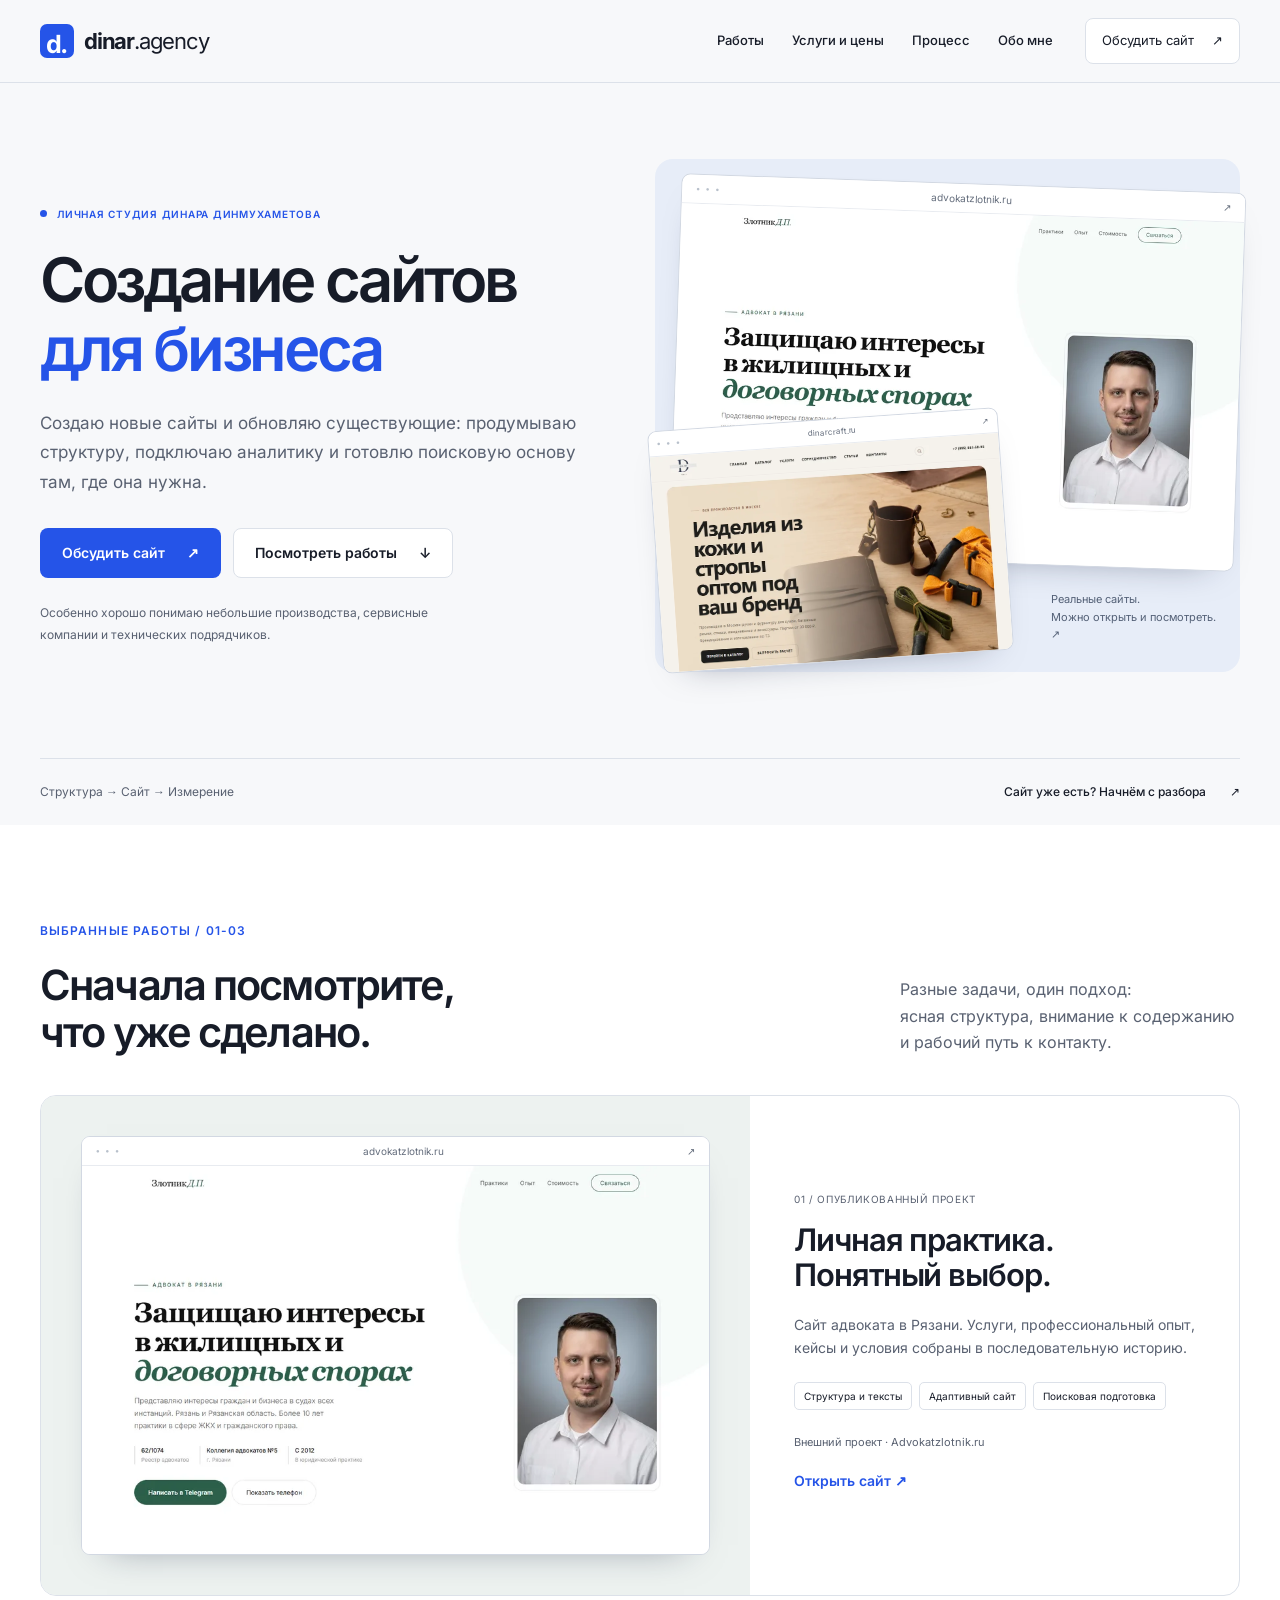
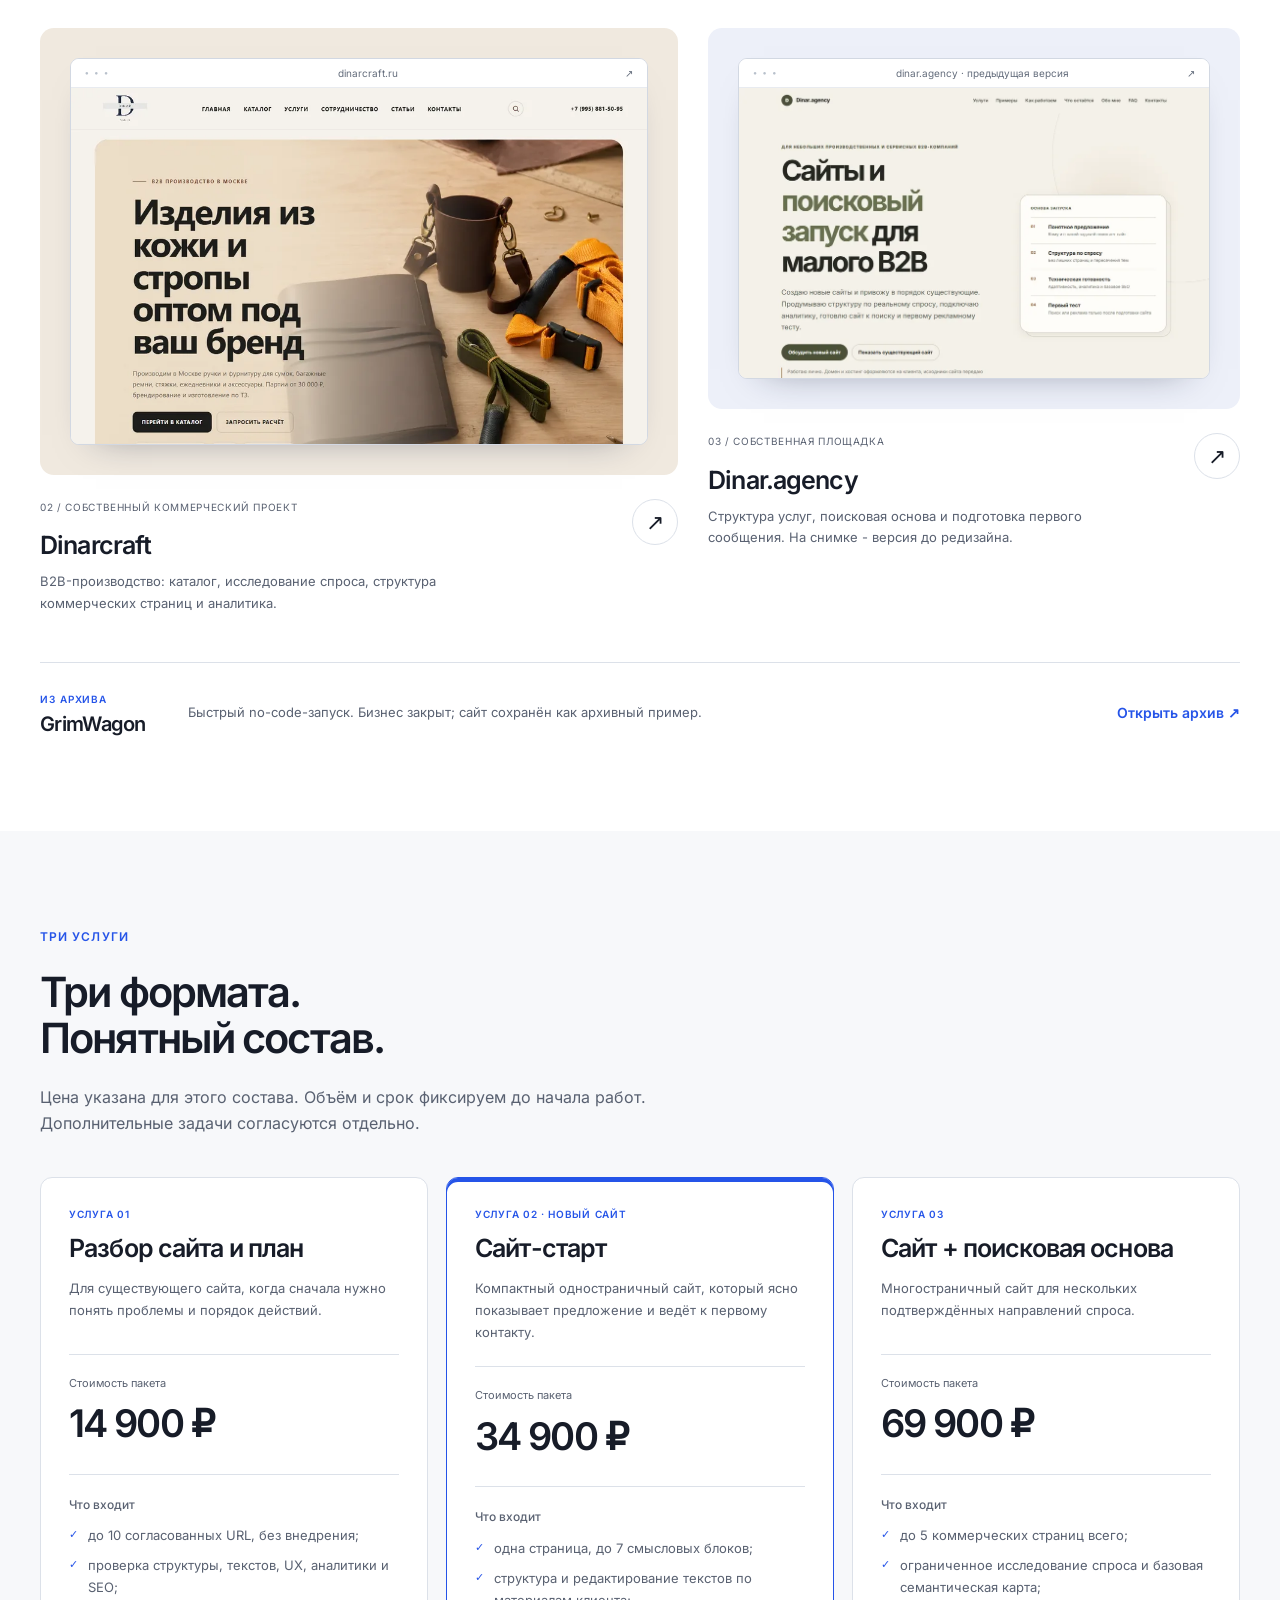
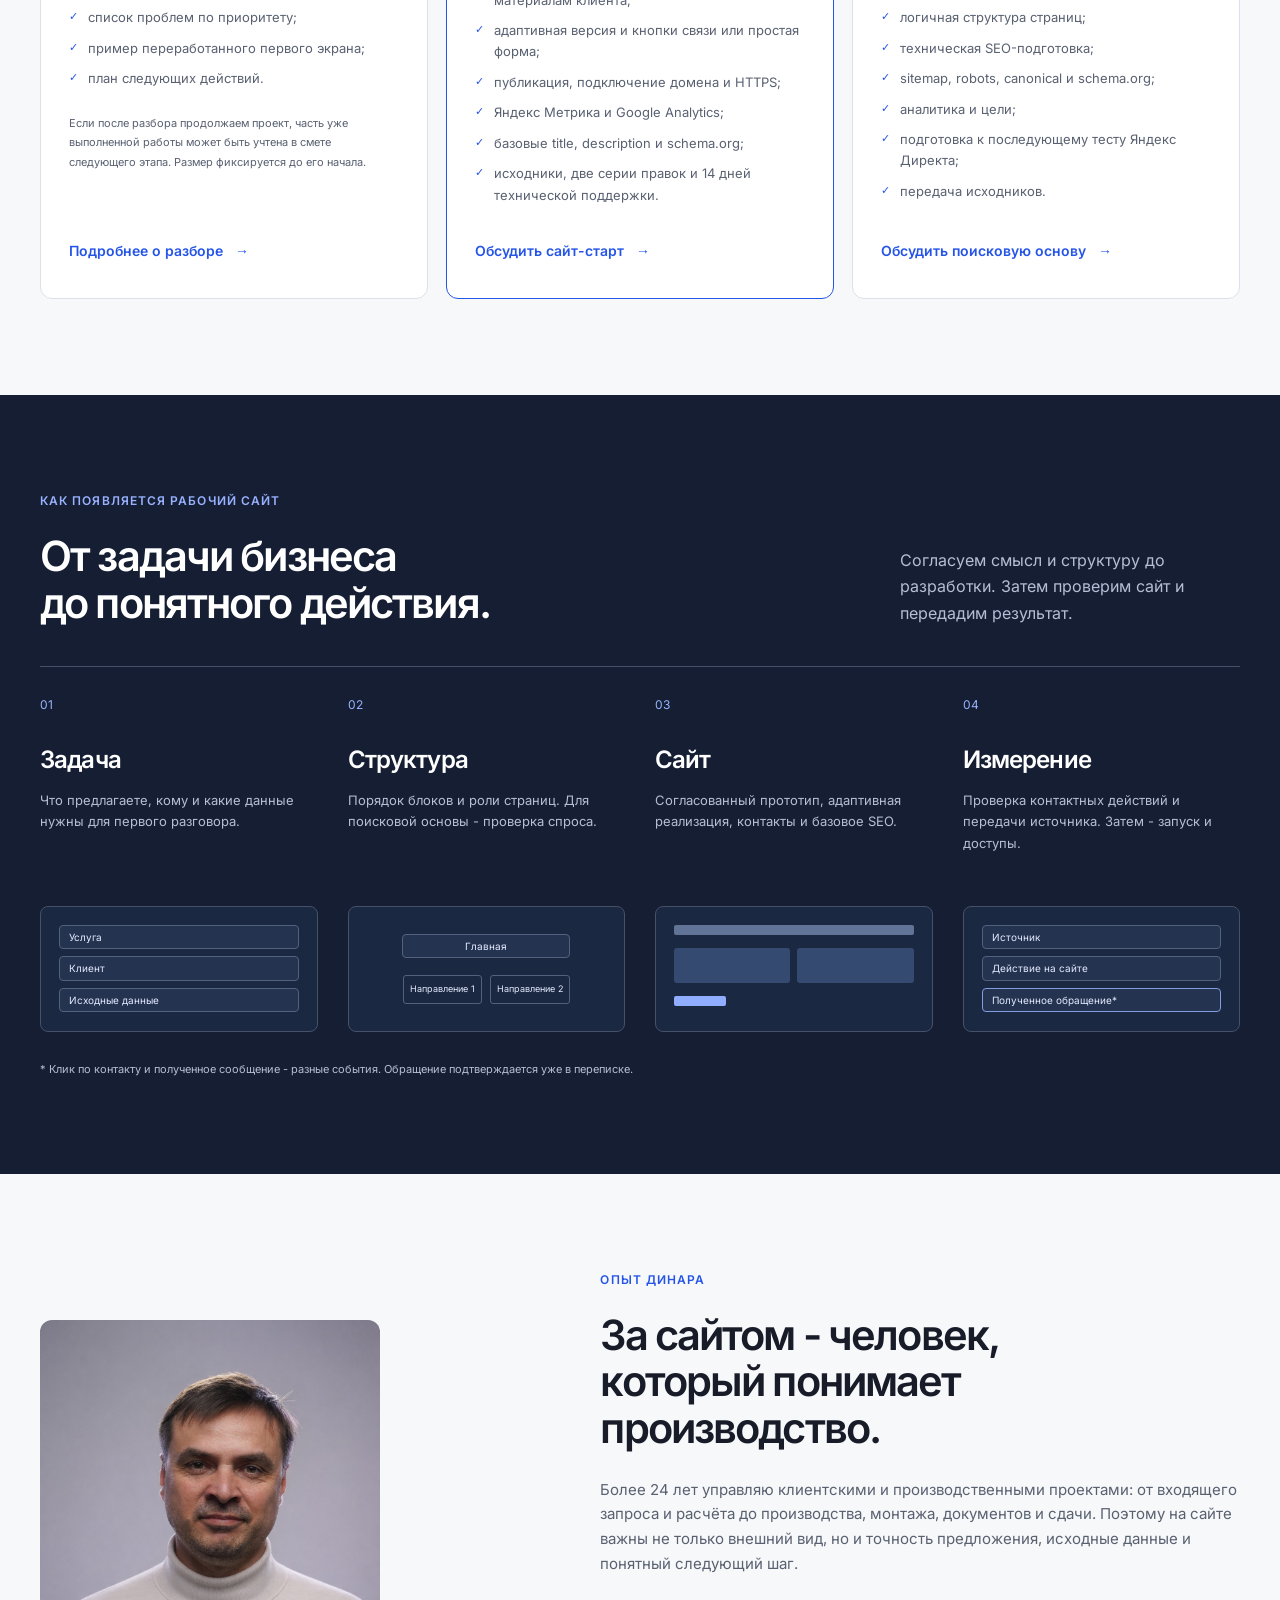
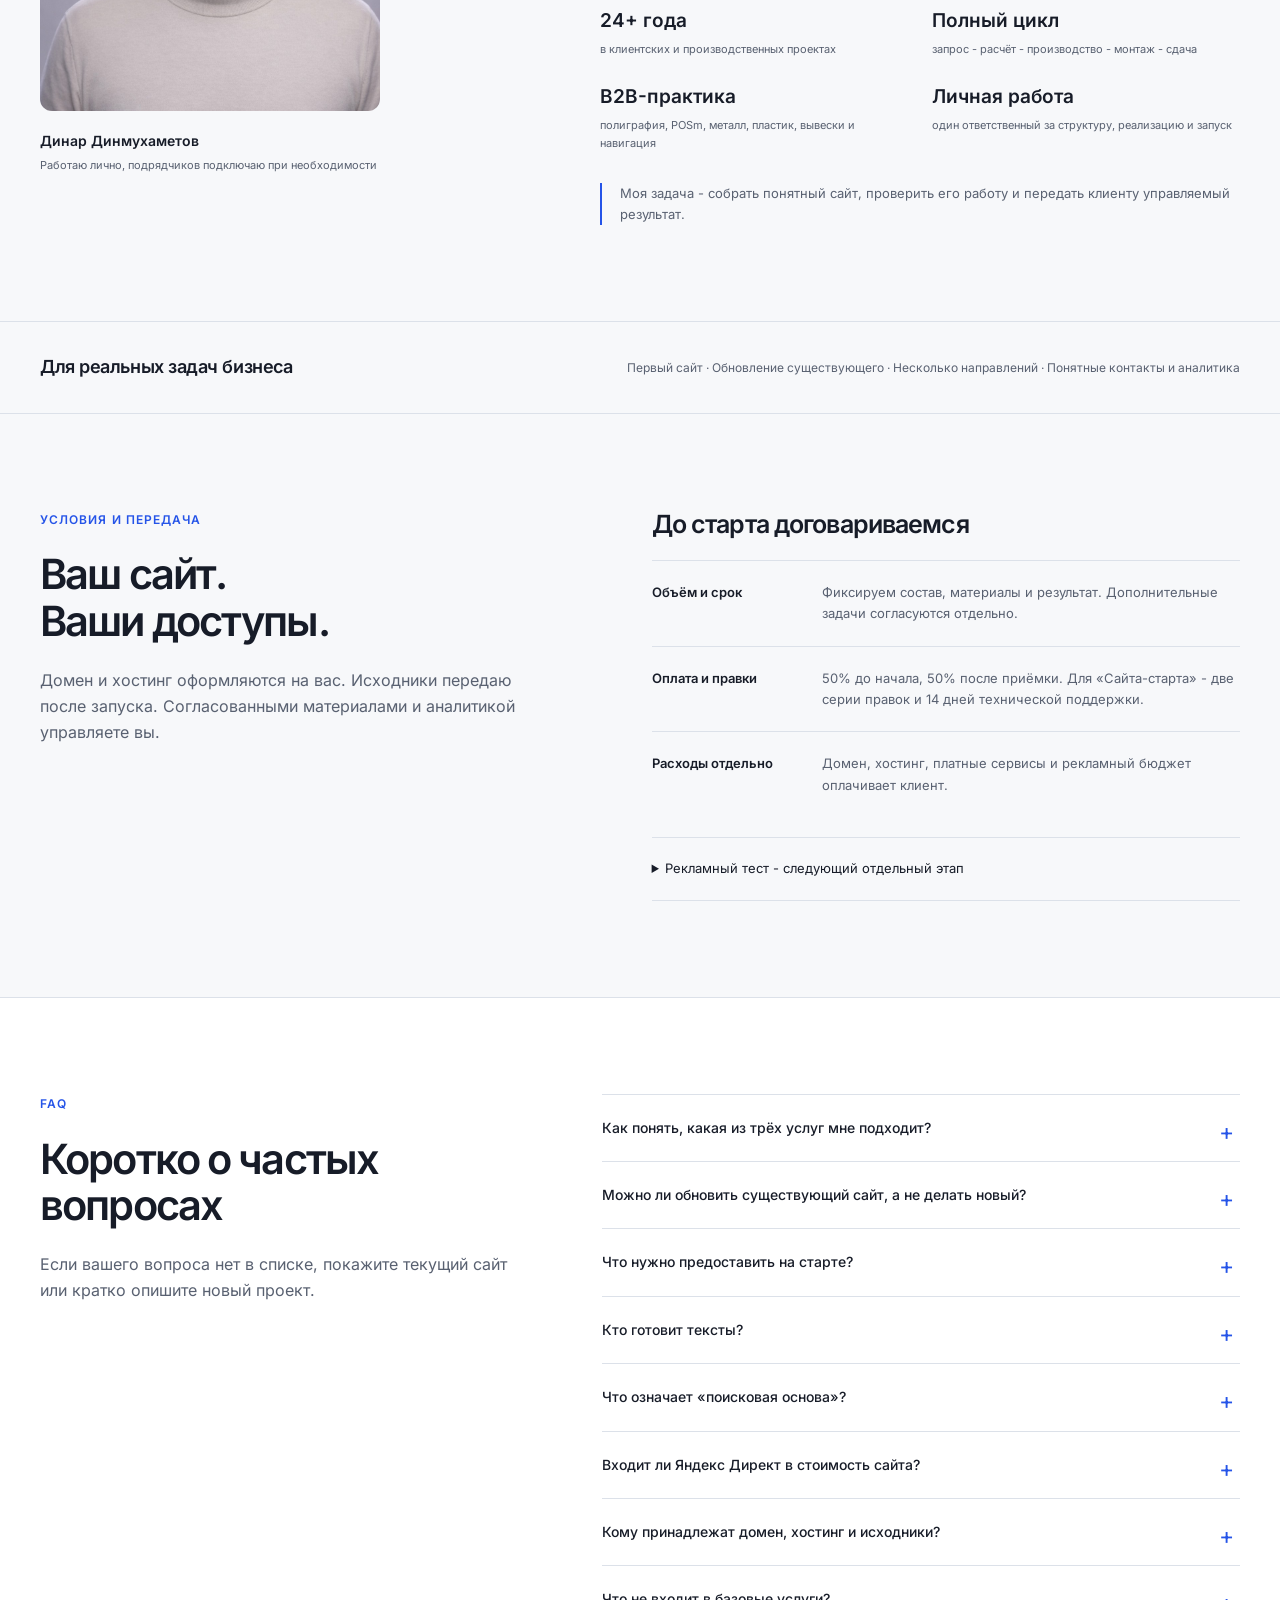
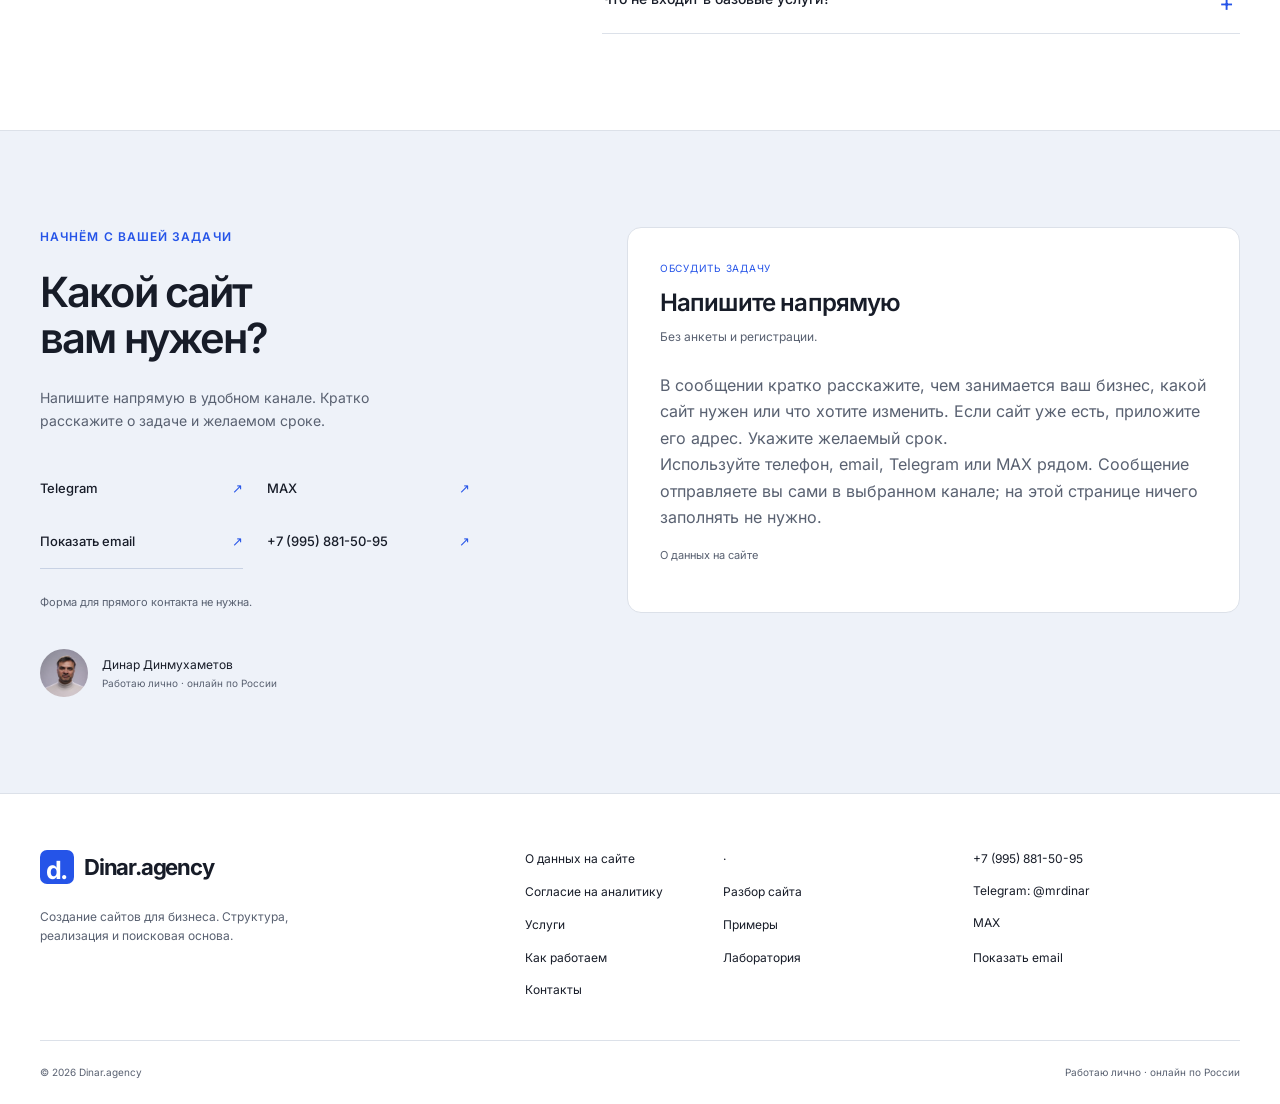
<file: index.html>
<!DOCTYPE html>
<!-- REG.RU automatic publication smoke test -->
<html lang="ru">
<head>
    <meta charset="UTF-8">
    <meta name="viewport" content="width=device-width, initial-scale=1.0">
    <title>Создание сайтов для бизнеса - Dinar.agency</title>
    <meta name="description" content="Создание и обновление сайтов для небольших производственных и сервисных B2B-компаний: структура по спросу, аналитика, базовое SEO и подготовка к рекламе.">
    <meta name="author" content="Динар Динмухаметов">
    <meta name="robots" content="index, follow">
    <meta name="google-site-verification" content="1zvMu9Dh_mMrUZKB-9PRjw9QlIbMhBmWwOvt3iG-pfA">
    <link rel="canonical" href="https://dinar.agency/">
    <link rel="icon" href="favicon.svg" type="image/svg+xml">

    <meta property="og:title" content="Создание сайтов для бизнеса - Dinar.agency">
    <meta property="og:description" content="Создаю и обновляю сайты для небольших производственных и сервисных B2B-компаний. Готовлю структуру, аналитику и поисковую основу.">
    <meta property="og:type" content="website">
    <meta property="og:url" content="https://dinar.agency/">
    <meta property="og:image" content="https://dinar.agency/images/og-dinar-agency-v05.jpg">
    <meta property="og:image:width" content="1200">
    <meta property="og:image:height" content="630">
    <meta property="og:locale" content="ru_RU">
    <meta property="og:site_name" content="Dinar.agency">

    <meta name="twitter:card" content="summary_large_image">
    <meta name="twitter:title" content="Создание сайтов для бизнеса - Dinar.agency">
    <meta name="twitter:description" content="Сайты, аналитика и поисковая основа для небольших производственных и сервисных B2B-компаний.">
    <meta name="twitter:image" content="https://dinar.agency/images/og-dinar-agency-v05.jpg">

    <link rel="stylesheet" href="css/style.css">



    <script type="application/ld+json">
    {
        "@context": "https://schema.org",
        "@graph": [
            {
                "@type": "ProfessionalService",
                "@id": "https://dinar.agency/#service",
                "name": "Dinar.agency",
                "url": "https://dinar.agency/",
                "description": "Создание и обновление сайтов, аналитика и поисковая подготовка для небольших производственных и сервисных B2B-компаний.",
                "telephone": "+7 995 881-50-95",
                "sameAs": ["https://t.me/mrdinar", "https://max.ru/u/f9LHodD0cOKdKxpZWRTf6opqWFE4_FBbFln83YGEvx6yfmukrq7u5bdn0Wg"],
                "areaServed": {"@type": "Country", "name": "Россия"},
                "founder": {"@id": "https://dinar.agency/#person"},
                "serviceType": ["Разбор сайта и план", "Сайт-старт", "Сайт и поисковая основа"],
                "hasOfferCatalog": {
                    "@type": "OfferCatalog",
                    "name": "Услуги Dinar.agency",
                    "itemListElement": [
                        {"@type": "Offer", "url": "https://dinar.agency/razbor-sayta/", "price": "14900", "priceCurrency": "RUB", "itemOffered": {"@type": "Service", "name": "Разбор сайта и план"}},
                        {"@type": "Offer", "price": "34900", "priceCurrency": "RUB", "itemOffered": {"@type": "Service", "name": "Сайт-старт"}},
                        {"@type": "Offer", "price": "69900", "priceCurrency": "RUB", "itemOffered": {"@type": "Service", "name": "Сайт и поисковая основа"}}
                    ]
                },
                "priceRange": "14 900-69 900 ₽",
                "inLanguage": "ru"
            },
            {
                "@type": "Person",
                "@id": "https://dinar.agency/#person",
                "name": "Динмухаметов Динар Баграмович",
                "url": "https://dinar.agency/",
                "image": "https://dinar.agency/images/dinar-about-photo.jpeg",
                "jobTitle": "Основатель Dinar.agency",
                "telephone": "+7 995 881-50-95",
                "email": "dindb@inbox.ru",
                "sameAs": ["https://t.me/mrdinar", "https://max.ru/u/f9LHodD0cOKdKxpZWRTf6opqWFE4_FBbFln83YGEvx6yfmukrq7u5bdn0Wg"],
                "knowsAbout": ["Создание сайтов", "Поисковая подготовка сайтов", "Веб-аналитика", "Производственные B2B-проекты"]
            }
        ]
    }
    </script>
</head>
<body><a class="skip-link" href="#main">Перейти к содержанию</a>
<header class="site-header" id="top">
<div class="container nav-shell"><a class="brand" href="#top"  aria-label="Dinar.agency - главная"><span class="brand-mark" aria-hidden="true">d.</span><span>dinar<span class="brand-light">.agency</span></span></a>
<nav class="nav-menu" id="navMenu" aria-label="Основная навигация"><a href="#work">Работы</a><a href="#services">Услуги и цены</a><a href="#process">Процесс</a><a href="#about">Обо мне</a>
</nav><a class="header-contact" href="#contact">Обсудить сайт <span aria-hidden="true">↗</span></a><button class="nav-toggle" id="navToggle" type="button" aria-label="Открыть меню" aria-controls="navMenu" aria-expanded="false"><span></span><span></span></button>
</div>
</header>
<main id="main">
<section class="hero" aria-labelledby="hero-title">
<div class="container hero-grid">
<div class="hero-copy">
<p class="eyebrow"><span></span> Личная студия Динара Динмухаметова</p>
<h1 id="hero-title">Создание сайтов <span>для бизнеса</span>
</h1>
<p class="hero-lead">Создаю новые сайты и обновляю существующие: продумываю структуру, подключаю аналитику и готовлю поисковую основу там, где она нужна.</p>
<div class="button-row"><a class="button button-primary" href="#contact" data-contact-interest="Нужен новый сайт">Обсудить сайт <span>↗</span></a><a class="button button-secondary" href="#work">Посмотреть работы <span>↓</span></a>
</div>
<p class="hero-note">Особенно хорошо понимаю небольшие производства, сервисные компании и технических подрядчиков.</p>
</div>
<div class="hero-showcase" aria-label="Реальные экраны выполненных сайтов">
<div class="hero-screen-main">
<div class="browser-frame">
<div class="browser-bar"><span aria-hidden="true">● ● ●</span><span>advokatzlotnik.ru</span><span aria-hidden="true">↗</span>
</div><img src="/images/work/advokat-960.webp" srcset="/images/work/advokat-640.webp 640w, /images/work/advokat-960.webp 960w, /images/work/advokat-1440.webp 1440w" sizes="(max-width: 700px) 92vw, 58vw" width="1440" height="890" alt="Сайт адвоката Злотника - опубликованный проект" fetchpriority="high" decoding="async">
</div>
</div>
<div class="hero-screen-secondary">
<div class="browser-frame">
<div class="browser-bar"><span aria-hidden="true">● ● ●</span><span>dinarcraft.ru</span><span aria-hidden="true">↗</span>
</div><img src="/images/work/dinarcraft-960.webp" srcset="/images/work/dinarcraft-640.webp 640w, /images/work/dinarcraft-960.webp 960w, /images/work/dinarcraft-1440.webp 1440w" sizes="(max-width: 700px) 92vw, 58vw" width="1440" height="890" alt="Dinarcraft - собственный коммерческий сайт" fetchpriority="high" decoding="async">
</div>
</div><span class="showcase-note">Реальные сайты.<br>Можно открыть и посмотреть. ↗</span>
</div>
</div>
<div class="container hero-bottom"><span>Структура → Сайт → Измерение</span><a href="/razbor-sayta/">Сайт уже есть? Начнём с разбора <span>↗</span></a>
</div>
</section>
<section class="section work" id="work" aria-labelledby="work-title">
<div class="container">
<div class="section-heading heading-split">
<div>
<p class="section-kicker">Выбранные работы / 01-03</p>
<h2 id="work-title">Сначала посмотрите,<br>что уже сделано.</h2>
</div>
<p>Разные задачи, один подход:<br>ясная структура, внимание к содержанию и рабочий путь к контакту.</p>
</div>
<article class="featured-project"><a class="project-visual" href="https://advokatzlotnik.ru/" target="_blank" rel="noopener" aria-label="Открыть сайт адвоката Злотника">
<div class="browser-frame">
<div class="browser-bar"><span aria-hidden="true">● ● ●</span><span>advokatzlotnik.ru</span><span aria-hidden="true">↗</span>
</div><img src="/images/work/advokat-960.webp" srcset="/images/work/advokat-640.webp 640w, /images/work/advokat-960.webp 960w, /images/work/advokat-1440.webp 1440w" sizes="(max-width: 700px) 92vw, 58vw" width="1440" height="890" alt="Реальный первый экран сайта адвоката Злотника" loading="lazy" decoding="async">
</div></a>
<div class="project-copy"><span class="project-number">01 / Опубликованный проект</span>
<h3>Личная практика.<br>Понятный выбор.</h3>
<p>Сайт адвоката в Рязани. Услуги, профессиональный опыт, кейсы и условия собраны в последовательную историю.</p>
<ul class="project-tags">
<li>Структура и тексты</li>
<li>Адаптивный сайт</li>
<li>Поисковая подготовка</li>
</ul>
<p class="project-type">Внешний проект · Advokatzlotnik.ru</p><a class="text-link" href="https://advokatzlotnik.ru/" target="_blank" rel="noopener">Открыть сайт ↗</a>
</div>
</article>
<div class="secondary-projects">
<article class="project"><a class="project-visual craft-visual" href="https://dinarcraft.ru/" target="_blank" rel="noopener" aria-label="Открыть Dinarcraft">
<div class="browser-frame">
<div class="browser-bar"><span aria-hidden="true">● ● ●</span><span>dinarcraft.ru</span><span aria-hidden="true">↗</span>
</div><img src="/images/work/dinarcraft-960.webp" srcset="/images/work/dinarcraft-640.webp 640w, /images/work/dinarcraft-960.webp 960w, /images/work/dinarcraft-1440.webp 1440w" sizes="(max-width: 700px) 92vw, 58vw" width="1440" height="890" alt="Реальный сайт производства изделий из кожи и стропы" loading="lazy" decoding="async">
</div></a>
<div class="project-caption">
<div><span class="project-number">02 / Собственный коммерческий проект</span>
<h3>Dinarcraft</h3>
<p>B2B-производство: каталог, исследование спроса, структура коммерческих страниц и аналитика.</p>
</div><a class="round-link" href="https://dinarcraft.ru/" aria-label="Открыть Dinarcraft" target="_blank" rel="noopener">↗</a>
</div>
</article>
<article class="project">
<div class="project-visual agency-visual">
<div class="browser-frame">
<div class="browser-bar"><span aria-hidden="true">● ● ●</span><span>dinar.agency · предыдущая версия</span><span aria-hidden="true">↗</span>
</div><img src="/images/work/agency-960.webp" srcset="/images/work/agency-640.webp 640w, /images/work/agency-960.webp 960w, /images/work/agency-1440.webp 1440w" sizes="(max-width: 700px) 92vw, 58vw" width="1440" height="890" alt="Предыдущая опубликованная версия Dinar.agency" loading="lazy" decoding="async">
</div>
</div>
<div class="project-caption">
<div><span class="project-number">03 / Собственная площадка</span>
<h3>Dinar.agency</h3>
<p>Структура услуг, поисковая основа и подготовка первого сообщения. На снимке - версия до редизайна.</p>
</div><a class="round-link" href="/razbor-sayta/" aria-label="Перейти к разбору сайта">↗</a>
</div>
</article>
</div>
<aside class="archive-work">
<div>
<p class="section-kicker">Из архива</p>
<h3 id="archive-work-title">GrimWagon</h3>
</div>
<p>Быстрый no-code-запуск. Бизнес закрыт; сайт сохранён как архивный пример.</p><a class="text-link" href="https://grimwagon-moscow-site.lovable.app/" target="_blank" rel="noopener">Открыть архив ↗</a>
</aside>
</div>
</section>
<section class="section solutions" id="services" aria-labelledby="services-title">
            <div class="container">
                <div class="section-heading">
                    <p class="section-kicker">Три услуги</p>
                    <h2 id="services-title">Три формата.<br>Понятный состав.</h2>
                    <p>Цена указана для этого состава. Объём и срок фиксируем до начала работ. Дополнительные задачи согласуются отдельно.</p>
                </div>
                <div class="service-grid">
                    <article class="solution-card service-card">
                        <div class="solution-card-head">
<p class="solution-number">Услуга 01</p>
<h3>Разбор сайта и план</h3>
<p>Для существующего сайта, когда сначала нужно понять проблемы и порядок действий.</p>
</div>
                        <div class="solution-meta service-price">
<div><span>Стоимость пакета</span><strong>14 900 ₽</strong>
</div>
</div>
                        <div class="solution-details">
<h4>Что входит</h4>
<ul class="check-list">
                            <li>до 10 согласованных URL, без внедрения;</li>
<li>проверка структуры, текстов, UX, аналитики и SEO;</li>
<li>список проблем по приоритету;</li>
<li>пример переработанного первого экрана;</li>
<li>план следующих действий.</li>
                        </ul>
</div>
                        <p class="boundary">Если после разбора продолжаем проект, часть уже выполненной работы может быть учтена в смете следующего этапа. Размер фиксируется до его начала.</p>
                        <a class="text-link" href="razbor-sayta/">Подробнее о разборе <span aria-hidden="true">→</span></a>
                    </article>
                    <article class="solution-card service-card">
                        <div class="solution-card-head">
<p class="solution-number">Услуга 02 · Новый сайт</p>
<h3>Сайт-старт</h3>
<p>Компактный одностраничный сайт, который ясно показывает предложение и ведёт к первому контакту.</p>
</div>
                        <div class="solution-meta service-price">
<div><span>Стоимость пакета</span><strong>34 900 ₽</strong>
</div>
</div>
                        <div class="solution-details">
<h4>Что входит</h4>
<ul class="check-list">
                            <li>одна страница, до 7 смысловых блоков;</li>
<li>структура и редактирование текстов по материалам клиента;</li>
<li>адаптивная версия и кнопки связи или простая форма;</li>
<li>публикация, подключение домена и HTTPS;</li>
<li>Яндекс Метрика и Google Analytics;</li>
<li>базовые title, description и schema.org;</li>
<li>исходники, две серии правок и 14 дней технической поддержки.</li>
                        </ul>
</div>
                        <a class="text-link" href="#contact" data-contact-interest="Сайт-старт">Обсудить сайт-старт <span aria-hidden="true">→</span></a>
                    </article>
                    <article class="solution-card service-card">
                        <div class="solution-card-head">
<p class="solution-number">Услуга 03</p>
<h3>Сайт + поисковая основа</h3>
<p>Многостраничный сайт для нескольких подтверждённых направлений спроса.</p>
</div>
                        <div class="solution-meta service-price">
<div><span>Стоимость пакета</span><strong>69 900 ₽</strong>
</div>
</div>
                        <div class="solution-details">
<h4>Что входит</h4>
<ul class="check-list">
                            <li>до 5 коммерческих страниц всего;</li>
<li>ограниченное исследование спроса и базовая семантическая карта;</li>
<li>логичная структура страниц;</li>
<li>техническая SEO-подготовка;</li>
<li>sitemap, robots, canonical и schema.org;</li>
<li>аналитика и цели;</li>
<li>подготовка к последующему тесту Яндекс Директа;</li>
<li>передача исходников.</li>
                        </ul>
</div>
                        <a class="text-link" href="#contact" data-contact-interest="Сайт и поисковая основа">Обсудить поисковую основу <span aria-hidden="true">→</span></a>
                    </article>
                </div>
            </div>
        </section>
<section class="section process" id="process" aria-labelledby="process-title">
<div class="container">
<div class="section-heading heading-split">
<div>
<p class="section-kicker">Как появляется рабочий сайт</p>
<h2 id="process-title">От задачи бизнеса<br>до понятного действия.</h2>
</div>
<p>Согласуем смысл и структуру до разработки. Затем проверим сайт и передадим результат.</p>
</div>
<ol class="process-flow">
<li><span class="flow-number">01</span>
<h3>Задача</h3>
<p>Что предлагаете, кому и какие данные нужны для первого разговора.</p>
<div class="flow-art"><span>Услуга</span><span>Клиент</span><span>Исходные данные</span>
</div>
</li>
<li><span class="flow-number">02</span>
<h3>Структура</h3>
<p>Порядок блоков и роли страниц. Для поисковой основы - проверка спроса.</p>
<div class="flow-art structure-art"><span>Главная</span>
<div><span>Направление 1</span><span>Направление 2</span>
</div>
</div>
</li>
<li><span class="flow-number">03</span>
<h3>Сайт</h3>
<p>Согласованный прототип, адаптивная реализация, контакты и базовое SEO.</p>
<div class="flow-art wire-art" aria-hidden="true">
<div>
</div><i></i><i></i><b></b>
</div>
</li>
<li><span class="flow-number">04</span>
<h3>Измерение</h3>
<p>Проверка контактных действий и передачи источника. Затем - запуск и доступы.</p>
<div class="flow-art measure-art"><span>Источник</span><span>Действие на сайте</span><span>Полученное обращение*</span>
</div>
</li>
</ol>
<p class="process-footnote">* Клик по контакту и полученное сообщение - разные события. Обращение подтверждается уже в переписке.</p>
</div>
</section>
<section class="section about" id="about" aria-labelledby="about-title">
            <div class="container about-grid">
                <div class="about-photo"><img src="images/dinar-about-photo.jpeg" alt="Динар Динмухаметов, основатель Dinar.agency" loading="lazy" width="1024" height="1536">
<p>Динар Динмухаметов<br><span>Работаю лично, подрядчиков подключаю при необходимости</span>
</p>
</div>
                <div class="about-copy">
<p class="section-kicker">Опыт Динара</p>
<h2 id="about-title">За сайтом - человек,<br>который понимает производство.</h2>
<p class="about-lead">Более 24 лет управляю клиентскими и производственными проектами: от входящего запроса и расчёта до производства, монтажа, документов и сдачи. Поэтому на сайте важны не только внешний вид, но и точность предложения, исходные данные и понятный следующий шаг.</p>
                    <ul class="fact-list">
<li><strong>24+ года</strong><span>в клиентских и производственных проектах</span>
</li>
<li><strong>Полный цикл</strong><span>запрос - расчёт - производство - монтаж - сдача</span>
</li>
<li><strong>B2B-практика</strong><span>полиграфия, POSm, металл, пластик, вывески и навигация</span>
</li>
<li><strong>Личная работа</strong><span>один ответственный за структуру, реализацию и запуск</span>
</li>
</ul>
                    <blockquote class="about-quote">Моя задача - собрать понятный сайт, проверить его работу и передать клиенту управляемый результат.</blockquote>
                </div>
            </div>
        </section>
<section class="audience-strip" id="audience" aria-labelledby="audience-title">
<div class="container">
<h2 id="audience-title">Для реальных задач бизнеса</h2>
<p>Первый сайт · Обновление существующего · Несколько направлений · Понятные контакты и аналитика</p>
</div>
</section>
<section class="section ownership" id="ownership" aria-labelledby="ownership-title">
<div class="container ownership-grid">
<div class="section-heading">
<p class="section-kicker">Условия и передача</p>
<h2 id="ownership-title">Ваш сайт.<br>Ваши доступы.</h2>
<p>Домен и хостинг оформляются на вас. Исходники передаю после запуска. Согласованными материалами и аналитикой управляете вы.</p>
</div>
<div>
<h3 id="terms-title">До старта договариваемся</h3>
<ul class="ownership-list">
<li><strong>Объём и срок</strong><span>Фиксируем состав, материалы и результат. Дополнительные задачи согласуются отдельно.</span>
</li>
<li><strong>Оплата и правки</strong><span>50% до начала, 50% после приёмки. Для «Сайта-старта» - две серии правок и 14 дней технической поддержки.</span>
</li>
<li><strong>Расходы отдельно</strong><span>Домен, хостинг, платные сервисы и рекламный бюджет оплачивает клиент.</span>
</li>
</ul>
<details class="plain-details" id="direct">
<summary id="direct-title">Рекламный тест - следующий отдельный этап</summary>
<p>Пилот Яндекс Директа рассматриваем после подготовки сайта, аналитики и целей. Запросы, посадочную страницу, бюджет, регион и срок согласуем отдельно. Реклама не входит автоматически в создание сайта и не гарантирует обращений или продаж.</p>
</details>
</div>
</div>
</section>
<section class="section faq" id="faq" aria-labelledby="faq-title">
            <div class="container faq-grid">
                <div class="section-heading">
<p class="section-kicker">FAQ</p>
<h2 id="faq-title">Коротко о частых вопросах</h2>
<p>Если вашего вопроса нет в списке, покажите текущий сайт или кратко опишите новый проект.</p>
</div>
                <div class="faq-list">
                    <details>
<summary>Как понять, какая из трёх услуг мне подходит?</summary>
<p>Если сайт уже есть, но непонятно, что менять, начните с разбора. Для первого компактного сайта подойдёт «Сайт-старт». Если у компании несколько подтверждённых направлений и нужны отдельные коммерческие страницы, рассматриваем «Сайт + поисковая основа».</p>
</details>
                    <details>
<summary>Можно ли обновить существующий сайт, а не делать новый?</summary>
<p>Да. Сначала проверю текущую структуру, тексты, техническое состояние и аналитику. Подходящие страницы и адреса сохраняем, а изменения планируем точечно.</p>
</details>
                    <details>
<summary>Что нужно предоставить на старте?</summary>
<p>Описание услуг, типичных клиентов, текущие материалы, контакты, примеры работ и доступ к существующему сайту, если он есть. Недостающие сведения отмечаем отдельно, ничего не выдумываем.</p>
</details>
                    <details>
<summary>Кто готовит тексты?</summary>
<p>Я выстраиваю структуру и редактирую тексты по материалам клиента. Профессиональные факты, цены, условия и характеристики подтверждает клиент.</p>
</details>
                    <details>
<summary>Что означает «поисковая основа»?</summary>
<p>Это предварительная карта спроса, логичная структура страниц, корректные метаданные, canonical, schema.org, sitemap, robots и аналитика. Это подготовка сайта, а не гарантия позиций или трафика.</p>
</details>
                    <details>
<summary>Входит ли Яндекс Директ в стоимость сайта?</summary>
<p>Нет. Сайт только готовится к последующему рекламному тесту. Запросы, посадочная страница, бюджет, регион и условия пилота согласуются отдельным этапом.</p>
</details>
                    <details>
<summary>Кому принадлежат домен, хостинг и исходники?</summary>
<p>Домен и хостинг оформляются на клиента. Исходники сайта передаются после запуска, а доступы к аналитике остаются под контролем клиента.</p>
</details>
                    <details>
<summary>Что не входит в базовые услуги?</summary>
<p>Интернет-магазин, личный кабинет, сложные калькуляторы, CRM, 1С, постоянное ведение рекламы, платные сервисы и значительное расширение согласованной структуры оцениваются отдельно.</p>
</details>
                </div>
            </div>
        </section>
<section class="section contact" id="contact" aria-labelledby="contact-title">
<div class="container contact-grid">
<div class="contact-copy">
<p class="section-kicker">Начнём с вашей задачи</p>
<h2 id="contact-title">Какой сайт<br>вам нужен?</h2>
<p>Напишите напрямую в удобном канале. Кратко расскажите о задаче и желаемом сроке.</p>
<div class="direct-contacts"><a href="https://t.me/mrdinar" target="_blank" rel="noopener">Telegram <span>↗</span></a><a href="https://max.ru/u/f9LHodD0cOKdKxpZWRTf6opqWFE4_FBbFln83YGEvx6yfmukrq7u5bdn0Wg" target="_blank" rel="noopener">MAX <span>↗</span></a>
<div data-email-b64="ZGluZGJAaW5ib3gucnU="><button id="emailDraftButton" type="button" data-email-reveal>Показать email <span>↗</span></button><a href="#" data-email-link hidden></a>
</div><a href="tel:+79958815095">+7 (995) 881-50-95 <span>↗</span></a>
</div>
<p class="contact-hint">Форма для прямого контакта не нужна.</p><noscript>
<details class="nojs-email">
<summary>Показать email без JavaScript</summary>
<p><span>dindb</span><span>@</span><span>inbox.ru</span>
</p>
<p>Скопируйте адрес в своё почтовое приложение.</p>
</details></noscript>
<div class="contact-signature"><img src="/images/dinar-about-photo.jpeg" width="52" height="52" loading="lazy" alt=""><span>Динар Динмухаметов<small>Работаю лично · онлайн по России</small></span>
</div>
</div>
<div class="contact-builder">
<section class="contact-form" aria-labelledby="directContactTitle">
<div class="form-heading"><span class="step-label">Обсудить задачу</span><h3 id="directContactTitle">Напишите напрямую</h3><p>Без анкеты и регистрации.</p></div>
<p>В сообщении кратко расскажите, чем занимается ваш бизнес, какой сайт нужен или что хотите изменить. Если сайт уже есть, приложите его адрес. Укажите желаемый срок.</p>
<p>Используйте телефон, email, Telegram или MAX рядом. Сообщение отправляете вы сами в выбранном канале; на этой странице ничего заполнять не нужно.</p>
<p class="form-note"><a href="/privacy/">О данных на сайте</a></p>
</section>
</div>
</div>
</section>
</main>
<footer class="site-footer">
        <div class="container footer-grid">
            <div><a class="brand brand-footer" href="#top"><span class="brand-mark" aria-hidden="true">d.</span><span>Dinar.agency</span></a>
<p>Создание сайтов для бизнеса. Структура, реализация и поисковая основа.</p>
</div>
            <nav aria-label="Навигация в подвале"><a href="/privacy/">О данных на сайте</a> · <a href="/privacy/analytics-consent/">Согласие на аналитику</a><a href="razbor-sayta/">Разбор сайта</a><a href="#services">Услуги</a><a href="#work">Примеры</a><a href="#process">Как работаем</a><a href="fishki-biznesa/">Лаборатория</a><a href="#contact">Контакты</a>
</nav>
            <div class="footer-contact" data-email-b64="ZGluZGJAaW5ib3gucnU="><a href="tel:+79958815095">+7 (995) 881-50-95</a><a href="https://t.me/mrdinar" target="_blank" rel="noopener">Telegram: @mrdinar</a><a href="https://max.ru/u/f9LHodD0cOKdKxpZWRTf6opqWFE4_FBbFln83YGEvx6yfmukrq7u5bdn0Wg" target="_blank" rel="noopener">MAX</a><button type="button" data-email-reveal>Показать email</button><a href="#" data-email-link hidden></a>
</div>
        </div>
        <div class="container footer-bottom"><span>© <span id="currentYear">2026</span> Dinar.agency</span><span>Работаю лично · онлайн по России</span>
</div>
    </footer>

<script src="js/main.js" defer>
</script><script src="/js/consent-metrika.js?v=20261015" defer></script></body></html>
</file>
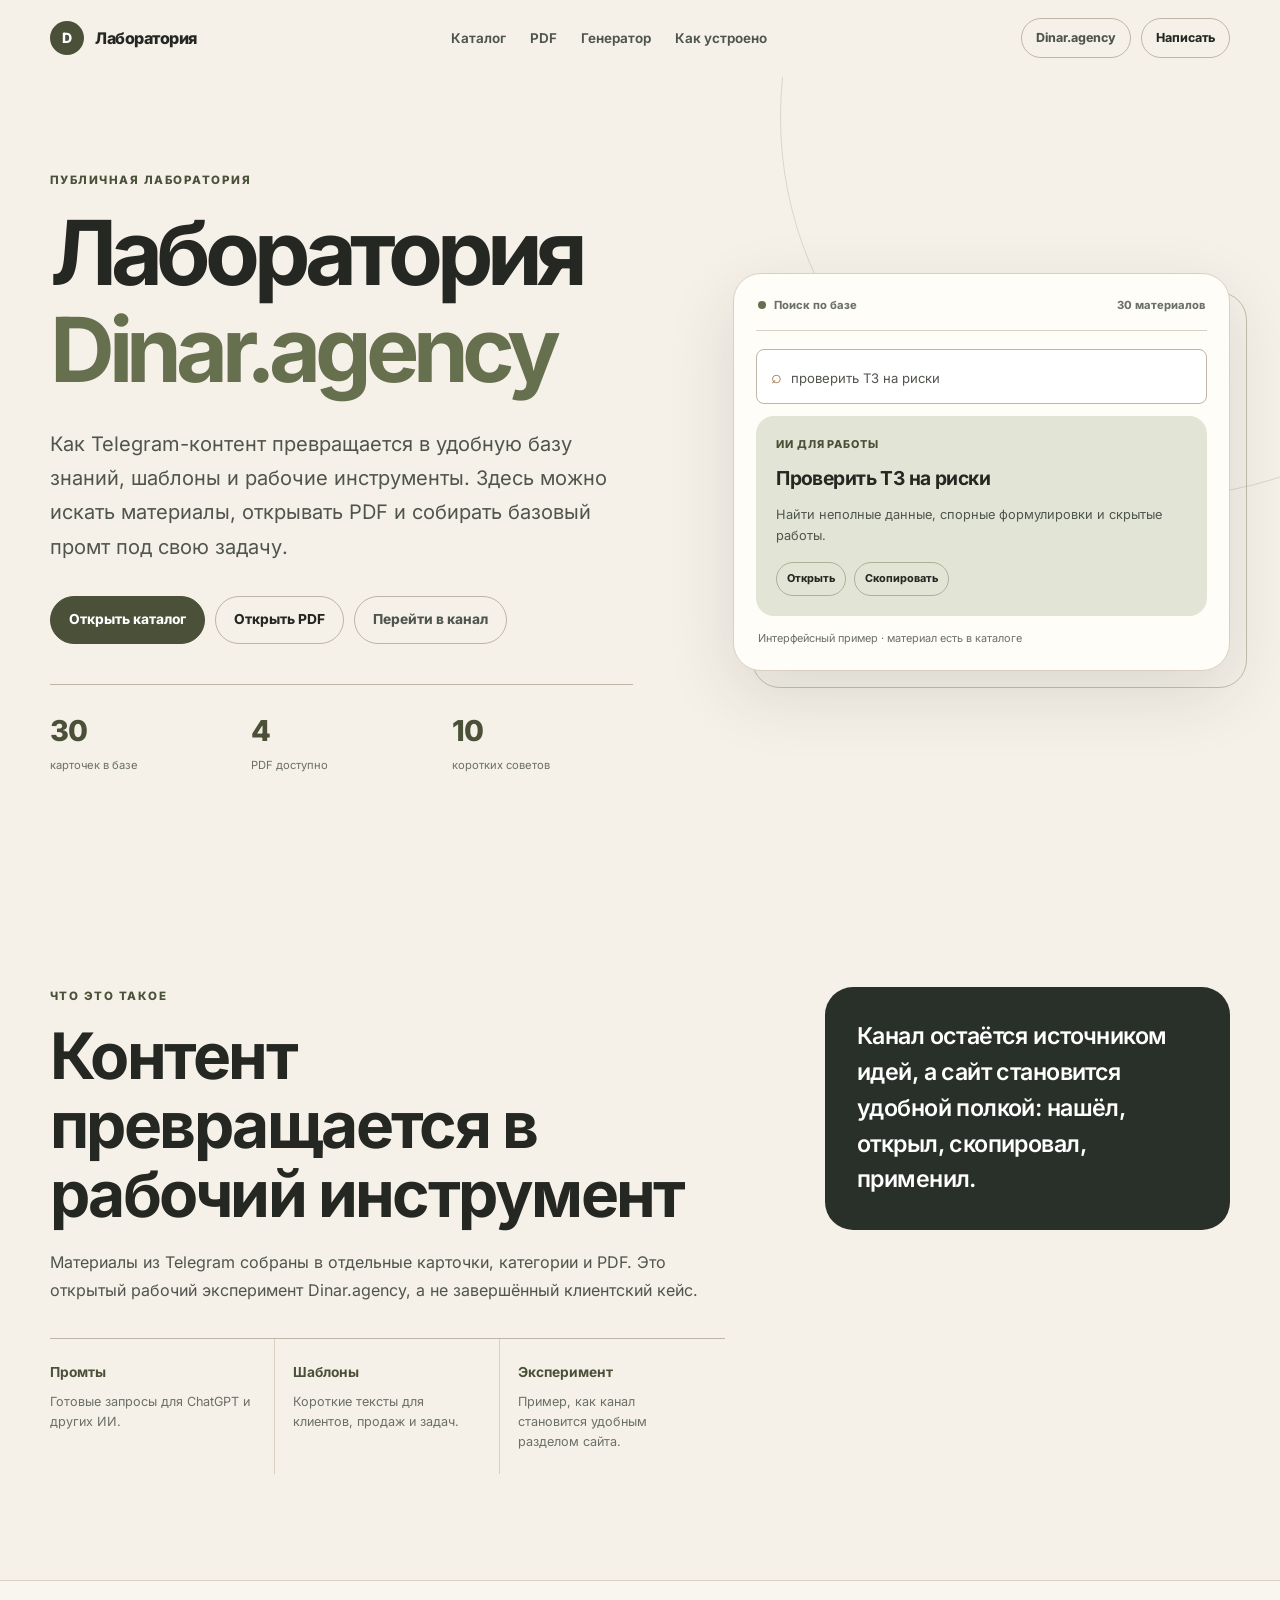
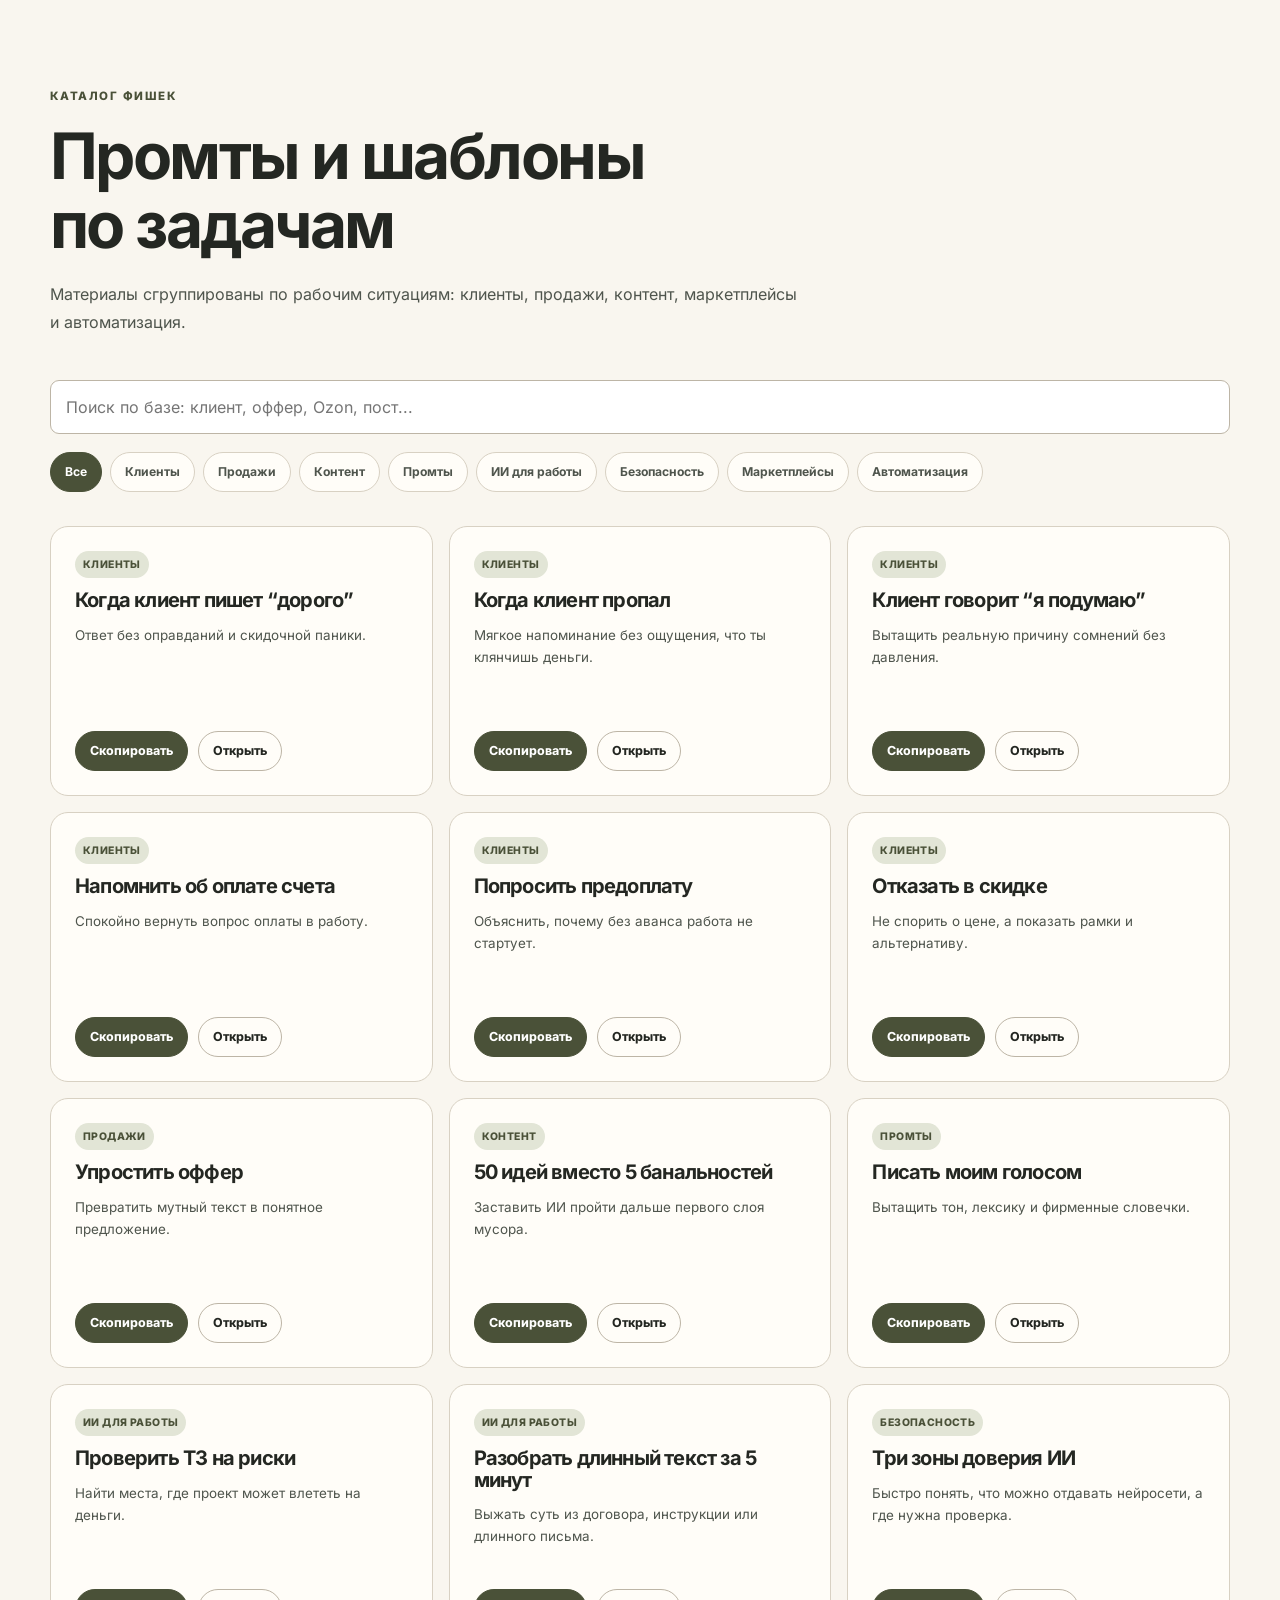
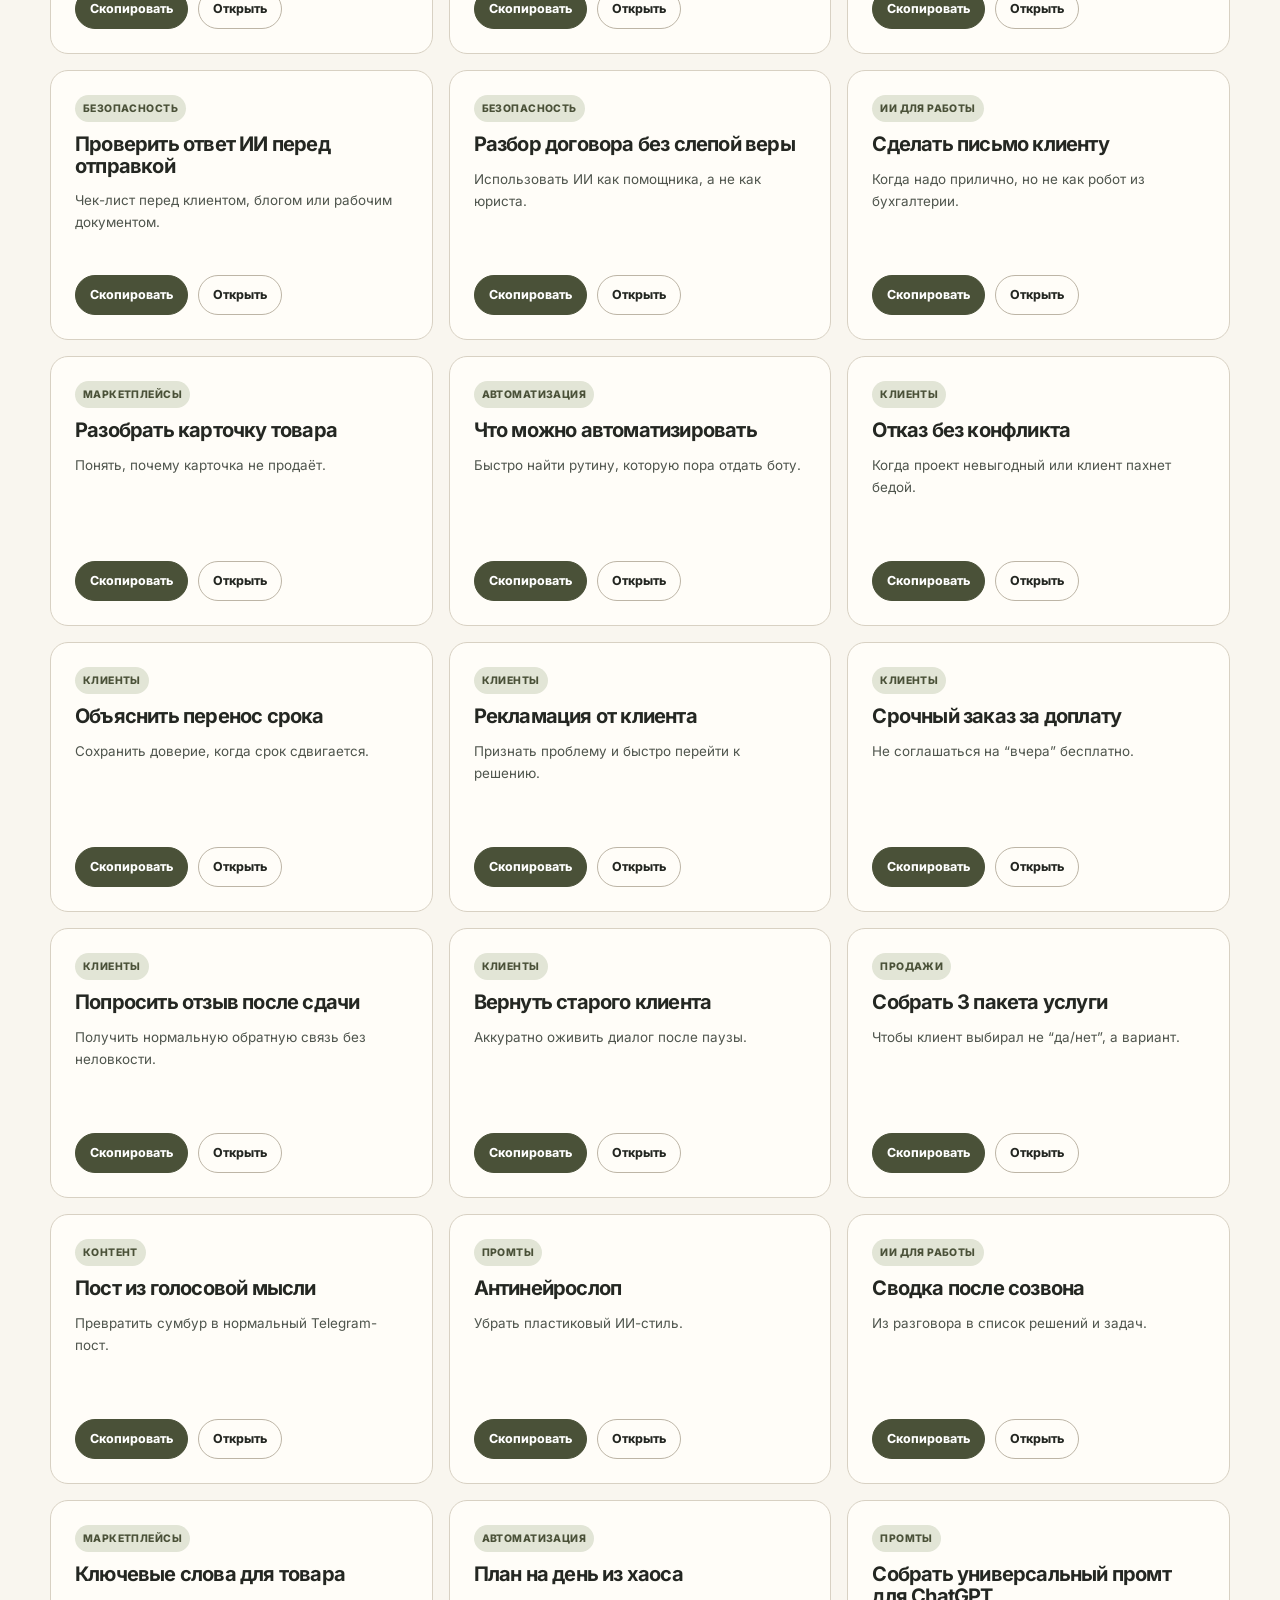
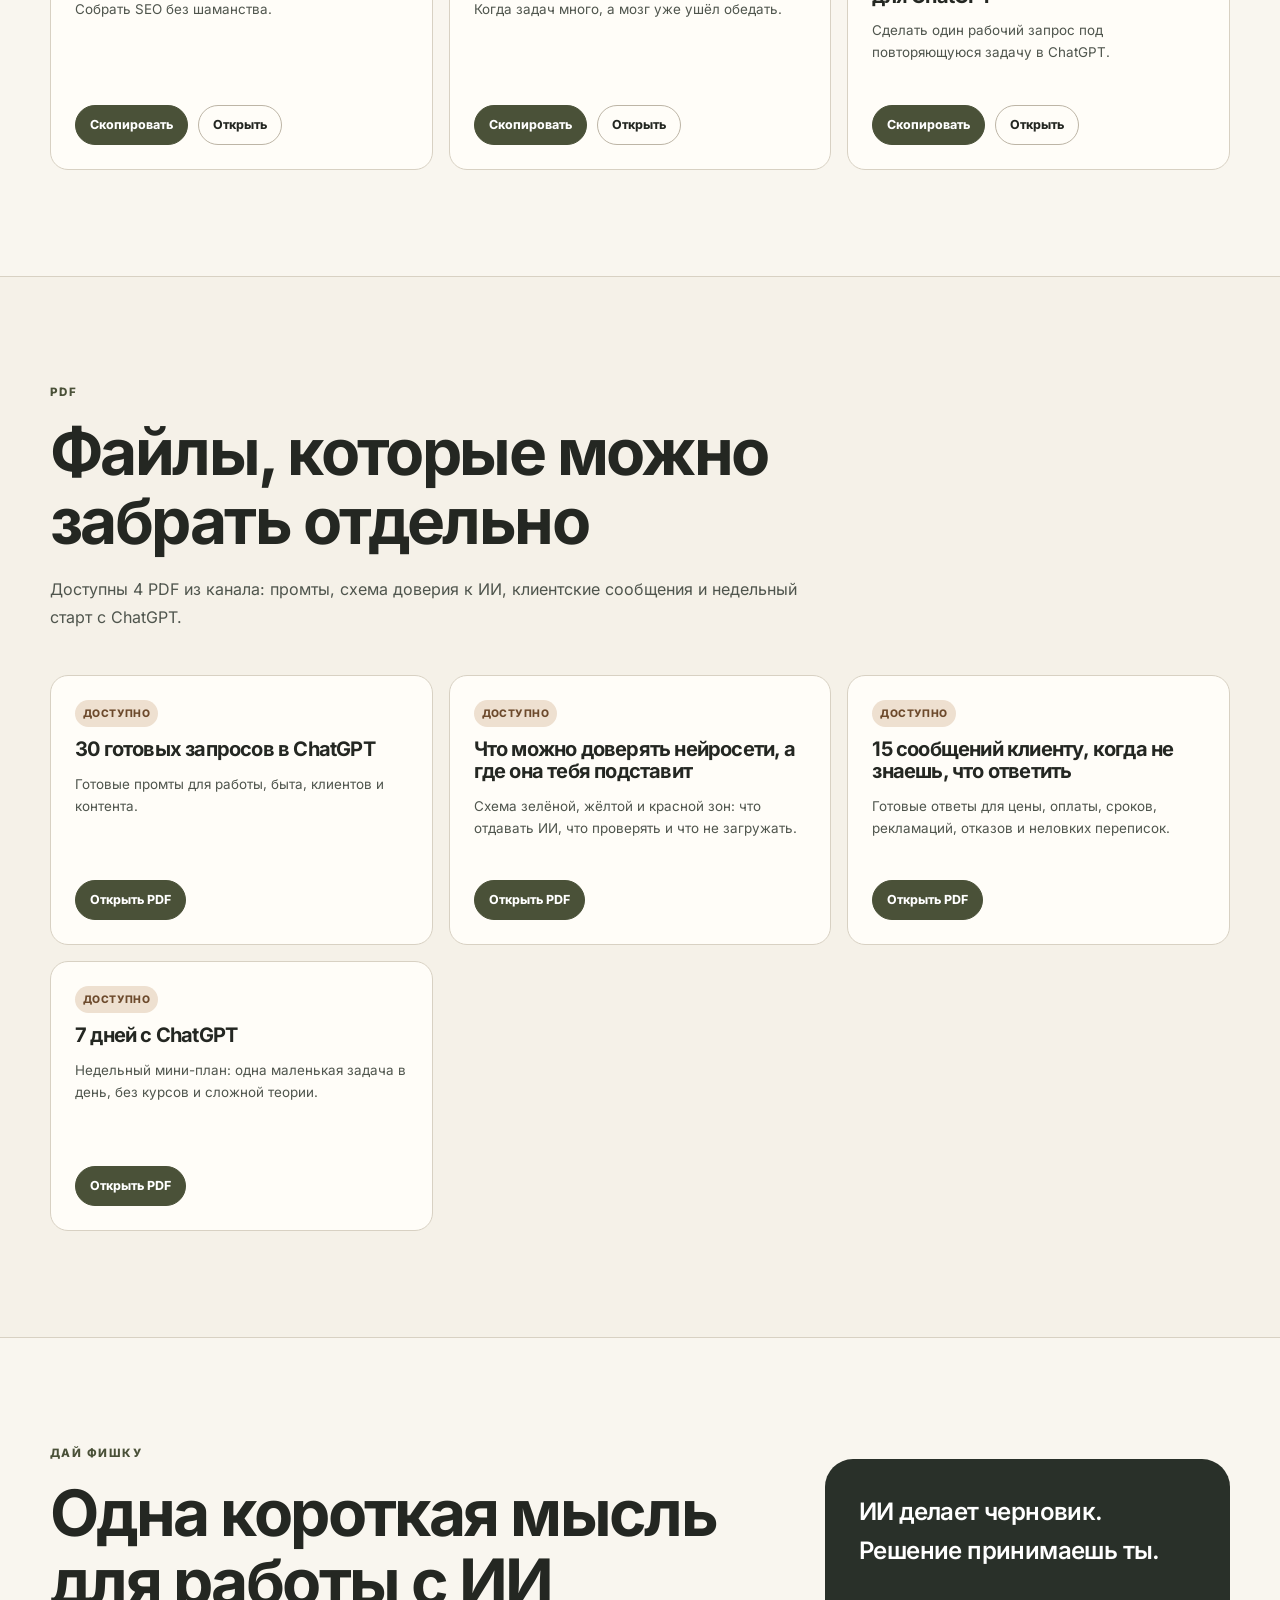
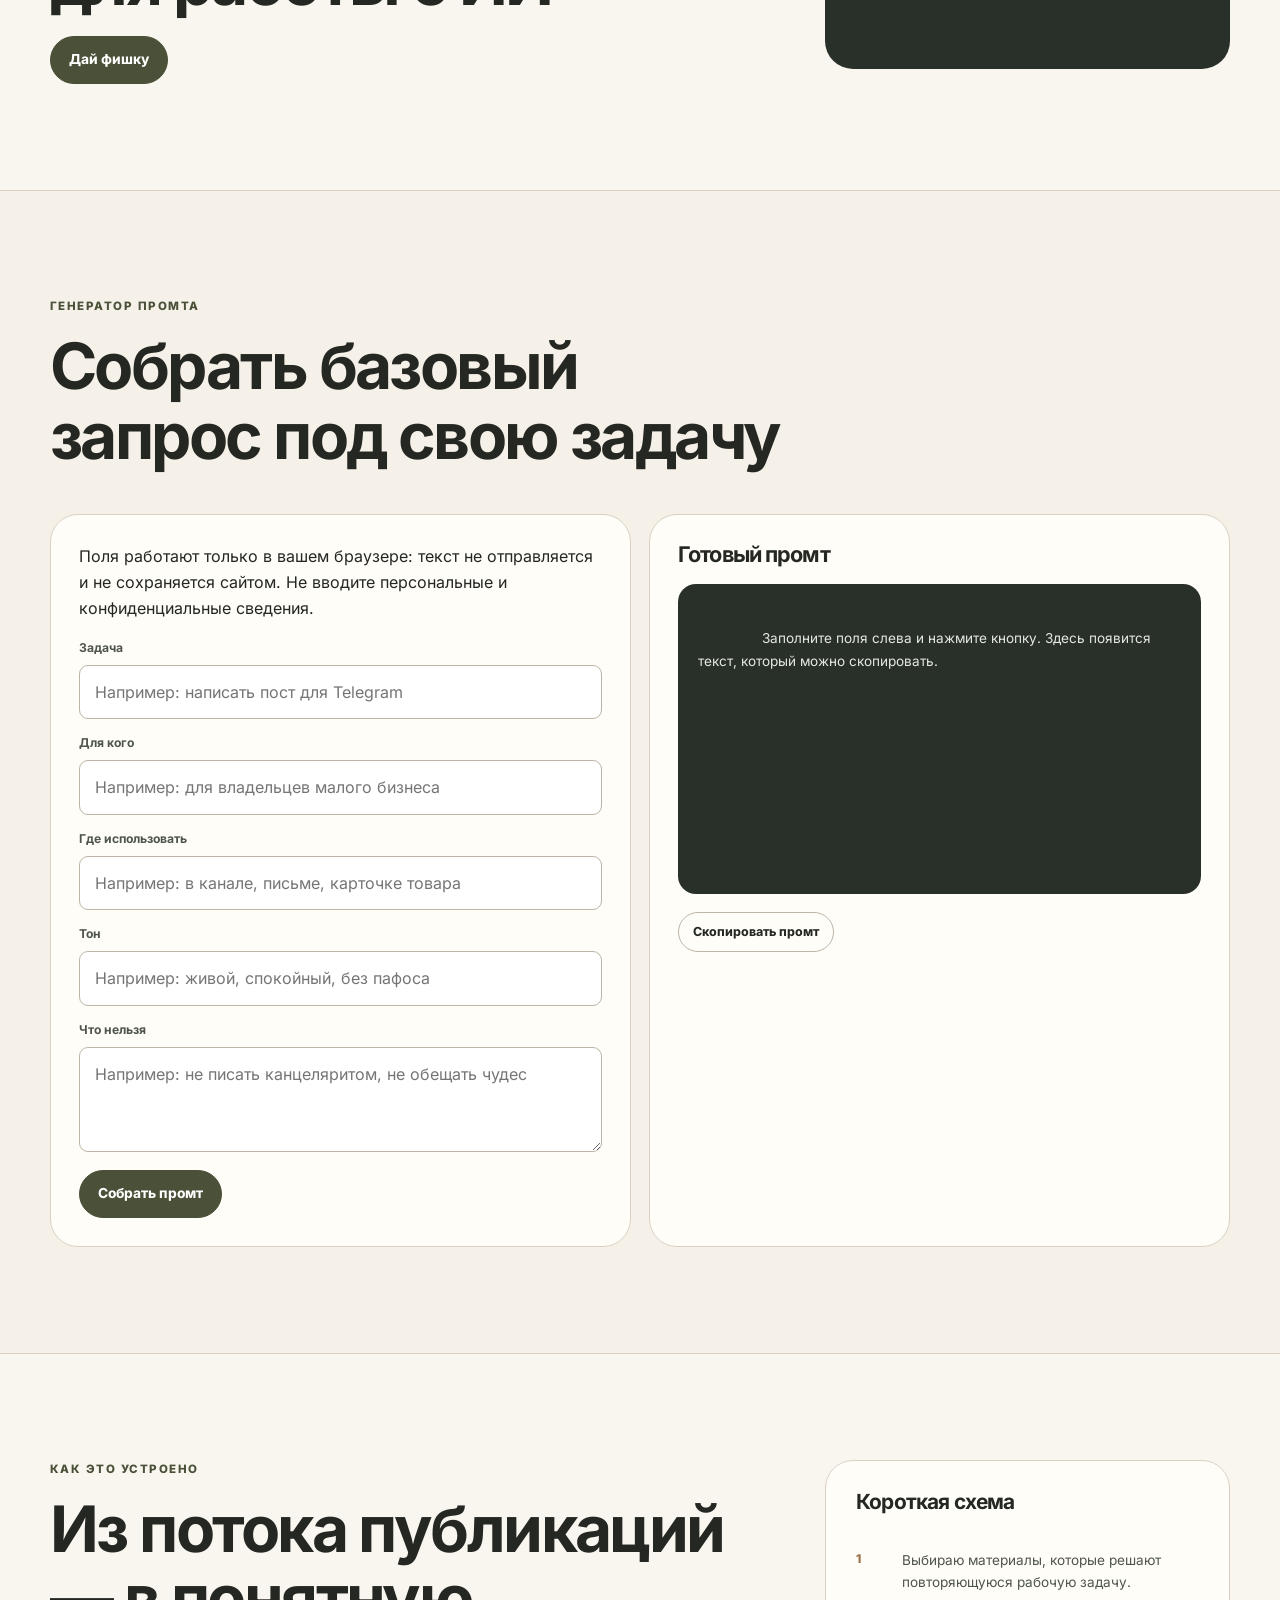
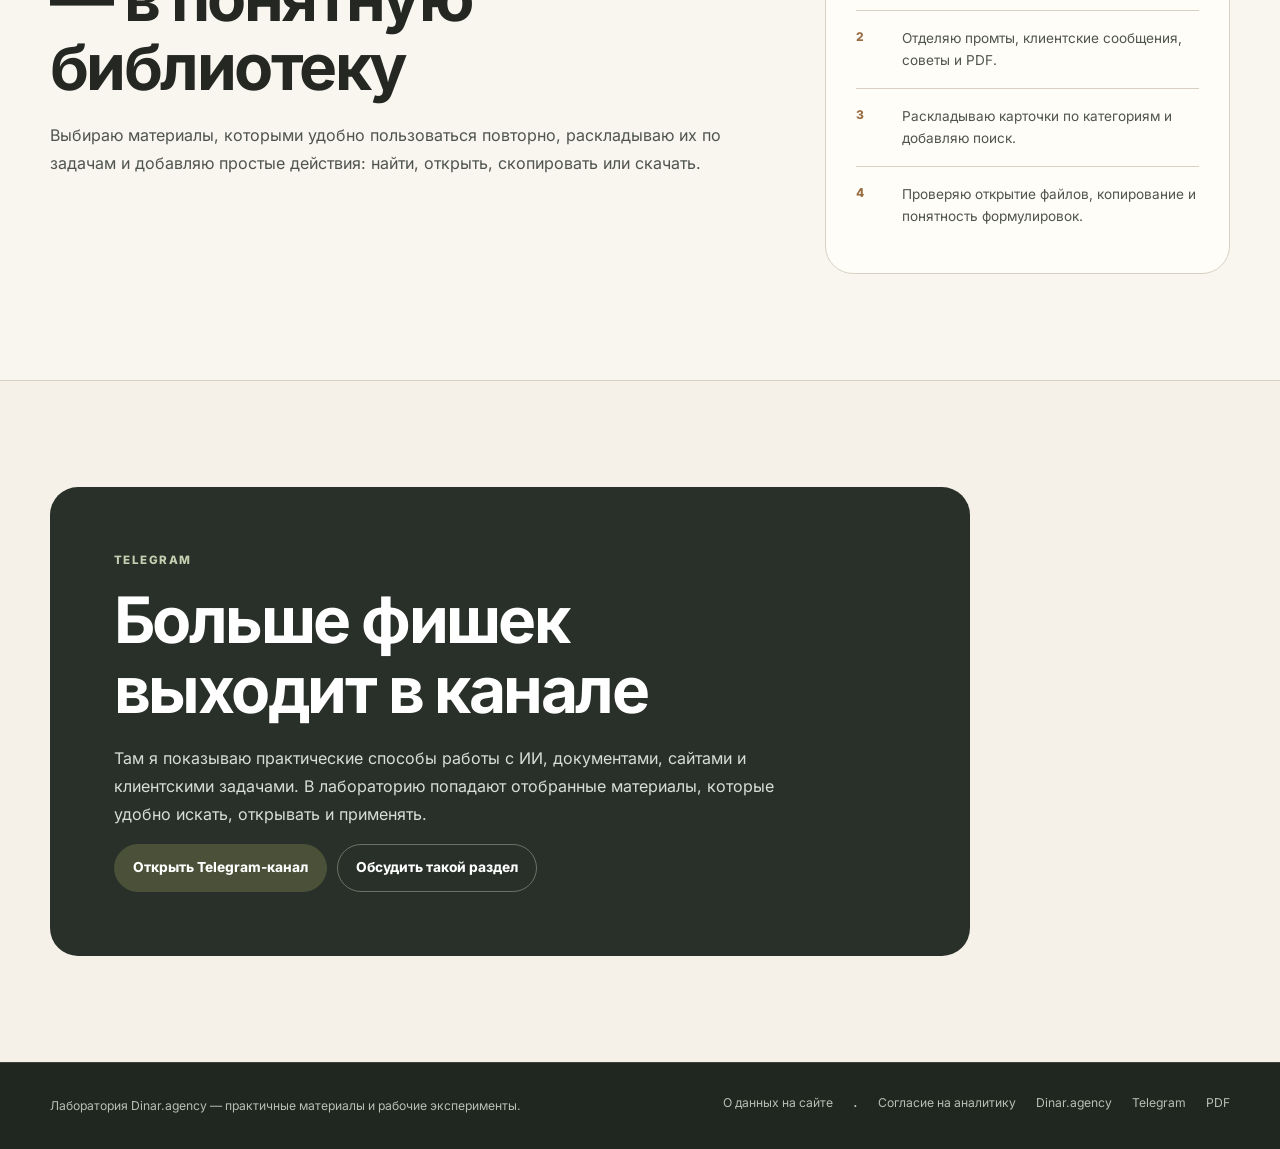
<file: fishki-biznesa/index.html>
<!DOCTYPE html>
<html lang="ru">
<head>
  <meta charset="UTF-8">
  <meta name="viewport" content="width=device-width, initial-scale=1.0">
  <title>Лаборатория Dinar.agency - Telegram, AI и рабочие шаблоны</title>
  <meta name="description" content="Практические примеры: как превратить Telegram-контент, запросы клиентов и рабочие материалы в удобную базу знаний и простые цифровые инструменты.">
  <meta name="robots" content="index, follow">
  <link rel="canonical" href="https://dinar.agency/fishki-biznesa/">
  <link rel="icon" href="../favicon.svg" type="image/svg+xml">

  <meta property="og:title" content="Лаборатория Dinar.agency - Telegram, AI и рабочие шаблоны">
  <meta property="og:description" content="Как Telegram-контент и рабочие материалы превращаются в удобную базу знаний, шаблоны и простые инструменты.">
  <meta property="og:type" content="website">
  <meta property="og:url" content="https://dinar.agency/fishki-biznesa/">
  <meta property="og:image" content="https://dinar.agency/images/og-dinar-agency.png">
  <meta property="og:image:width" content="1732">
  <meta property="og:image:height" content="909">
  <meta property="og:locale" content="ru_RU">
  <meta property="og:site_name" content="Dinar.agency">

  <meta name="twitter:card" content="summary_large_image">
  <meta name="twitter:title" content="Лаборатория Dinar.agency - Telegram, AI и рабочие шаблоны">
  <meta name="twitter:description" content="Публичная лаборатория с базой знаний, шаблонами и рабочими инструментами.">
  <meta name="twitter:image" content="https://dinar.agency/images/og-dinar-agency.png">

  <link rel="stylesheet" href="css/style.css">

  <script type="application/ld+json">
  {
    "@context": "https://schema.org",
    "@type": "CollectionPage",
    "name": "Лаборатория Dinar.agency",
    "description": "Публичная лаборатория: база знаний, практические шаблоны и простые рабочие инструменты на основе Telegram-контента.",
    "url": "https://dinar.agency/fishki-biznesa/",
    "image": "https://dinar.agency/images/og-dinar-agency.png",
    "inLanguage": "ru",
    "isPartOf": {
      "@type": "WebSite",
      "name": "Dinar.agency",
      "url": "https://dinar.agency/"
    },
    "author": {
      "@type": "Person",
      "name": "Динар Динмухаметов",
      "url": "https://dinar.agency/"
    }
  }
  </script>
</head>
<body>
  <noscript>
    <div class="noscript-note">В разделе есть 30 карточек и 4 PDF. Для поиска, фильтров, генератора и копирования включите JavaScript.</div>
    <div></div>
  </noscript>

  <div class="page">
    <header class="site-header">
      <div class="header-inner">
        <a class="brand" href="../" aria-label="Dinar.agency">
          <span class="brand-mark">D</span>
          <span>Лаборатория</span>
        </a>
        <nav class="nav" aria-label="Навигация">
          <a href="#catalog">Каталог</a>
          <a href="#pdf">PDF</a>
          <a href="#generator">Генератор</a>
          <a href="#story">Как устроено</a>
        </nav>
        <div class="header-actions">
          <a class="btn btn-small btn-ghost" href="../">Dinar.agency</a>
          <a class="btn btn-small" href="#" data-contact-link>Написать</a>
        </div>
      </div>
    </header>

    <main id="top">
      <section class="hero">
        <div class="section-inner hero-grid">
          <div class="hero-copy reveal">
            <p class="eyebrow">Публичная лаборатория</p>
            <h1>Лаборатория <span>Dinar.agency</span></h1>
            <p class="lead">
              Как Telegram-контент превращается в удобную базу знаний, шаблоны и рабочие инструменты.
              Здесь можно искать материалы, открывать PDF и собирать базовый промт под свою задачу.
            </p>
            <div class="hero-actions">
              <a class="btn btn-primary" href="#catalog">Открыть каталог</a>
              <a class="btn" href="#pdf">Открыть PDF</a>
              <a class="btn btn-ghost" href="#" data-tg-link>Перейти в канал</a>
            </div>

            <div class="stats" aria-label="Содержимое раздела">
              <div class="stat-item">
                <span class="stat-number" id="catalogCount">30</span>
                <span class="stat-label">карточек в базе</span>
              </div>
              <div class="stat-item">
                <span class="stat-number" id="pdfCount">4</span>
                <span class="stat-label">PDF доступно</span>
              </div>
              <div class="stat-item">
                <span class="stat-number">10</span>
                <span class="stat-label">коротких советов</span>
              </div>
            </div>
          </div>

          <div class="lab-preview reveal" aria-label="Пример интерфейса Лаборатории">
            <div class="lab-preview-head">
              <span class="preview-dot"></span>
              <span>Поиск по базе</span>
              <span>30 материалов</span>
            </div>
            <div class="lab-search-demo">проверить ТЗ на риски</div>
            <div class="lab-card-demo">
              <span>ИИ для работы</span>
              <strong>Проверить ТЗ на риски</strong>
              <p>Найти неполные данные, спорные формулировки и скрытые работы.</p>
              <div><span>Открыть</span><span>Скопировать</span></div>
            </div>
            <p class="preview-note">Интерфейсный пример · материал есть в каталоге</p>
          </div>
        </div>
      </section>

      <section class="section" id="about">
        <div class="section-inner intro-grid">
          <div class="text-panel reveal">
            <p class="eyebrow">Что это такое</p>
            <h2>Контент превращается в рабочий инструмент</h2>
            <p>
              Материалы из Telegram собраны в отдельные карточки, категории и PDF. Это открытый рабочий
              эксперимент Dinar.agency, а не завершённый клиентский кейс.
            </p>
            <div class="feature-grid">
              <article class="feature-card">
                <strong>Промты</strong>
                <p>Готовые запросы для ChatGPT и других ИИ.</p>
              </article>
              <article class="feature-card">
                <strong>Шаблоны</strong>
                <p>Короткие тексты для клиентов, продаж и задач.</p>
              </article>
              <article class="feature-card">
                <strong>Эксперимент</strong>
                <p>Пример, как канал становится удобным разделом сайта.</p>
              </article>
            </div>
          </div>
          <aside class="quote-panel reveal">
            <p>
              Канал остаётся источником идей, а сайт становится удобной полкой:
              нашёл, открыл, скопировал, применил.
            </p>
          </aside>
        </div>
      </section>

      <section class="section section-alt" id="catalog">
        <div class="section-inner">
          <div class="section-head reveal">
            <p class="eyebrow">Каталог фишек</p>
            <h2>Промты и шаблоны по задачам</h2>
            <p class="section-lead">Материалы сгруппированы по рабочим ситуациям: клиенты, продажи, контент, маркетплейсы и автоматизация.</p>
          </div>

          <div class="catalog-tools reveal">
            <input class="search-field ym-disable-keys ym-hide-content" id="catalogSearch" type="search" placeholder="Поиск по базе: клиент, оффер, Ozon, пост..." aria-label="Поиск по базе материалов" autocomplete="off">
            <div class="filter-row" id="filterRow" aria-label="Фильтры каталога"></div>
          </div>

          <div class="catalog-grid" id="catalogGrid"></div>
          <div class="empty-state" id="emptyState" hidden>По этому запросу ничего не нашлось. Попробуйте другое слово или сбросьте фильтр.</div>
        </div>
      </section>

      <section class="section" id="pdf">
        <div class="section-inner">
          <div class="section-head reveal">
            <p class="eyebrow">PDF</p>
            <h2>Файлы, которые можно забрать отдельно</h2>
            <p class="section-lead">Доступны 4 PDF из канала: промты, схема доверия к ИИ, клиентские сообщения и недельный старт с ChatGPT.</p>
          </div>
          <div class="pdf-grid reveal" id="pdfGrid"></div>
        </div>
      </section>

      <section class="section section-alt" id="random">
        <div class="section-inner tip-layout">
          <div class="section-head reveal">
            <p class="eyebrow">Дай фишку</p>
            <h2>Одна короткая мысль для работы с ИИ</h2>
            <button class="btn btn-primary" id="randomTipButton" type="button">Дай фишку</button>
          </div>
          <div class="tip-box reveal">
            <p class="tip-text" id="tipText"></p>
          </div>
        </div>
      </section>

      <section class="section" id="generator">
        <div class="section-inner">
          <div class="section-head reveal">
            <p class="eyebrow">Генератор промта</p>
            <h2>Собрать базовый запрос под свою задачу</h2>
          </div>

          <div class="prompt-layout">
            <div class="prompt-card reveal" id="promptForm" role="group" aria-label="Локальный конструктор промта">
<p>Поля работают только в вашем браузере: текст не отправляется и не сохраняется сайтом. Не вводите персональные и конфиденциальные сведения.</p>
              <div class="form-grid">
                <div class="form-field">
                  <label for="taskInput">Задача</label>
                  <input id="taskInput" class="ym-disable-keys ym-hide-content" type="text" placeholder="Например: написать пост для Telegram">
                </div>
                <div class="form-field">
                  <label for="audienceInput">Для кого</label>
                  <input id="audienceInput" class="ym-disable-keys ym-hide-content" type="text" placeholder="Например: для владельцев малого бизнеса">
                </div>
                <div class="form-field">
                  <label for="placeInput">Где использовать</label>
                  <input id="placeInput" class="ym-disable-keys ym-hide-content" type="text" placeholder="Например: в канале, письме, карточке товара">
                </div>
                <div class="form-field">
                  <label for="toneInput">Тон</label>
                  <input id="toneInput" class="ym-disable-keys ym-hide-content" type="text" placeholder="Например: живой, спокойный, без пафоса">
                </div>
                <div class="form-field">
                  <label for="banInput">Что нельзя</label>
                  <textarea id="banInput" class="ym-disable-keys ym-hide-content" placeholder="Например: не писать канцеляритом, не обещать чудес"></textarea>
                </div>
              </div>
              <div class="button-row">
                <button class="btn btn-primary" type="button" id="buildPrompt">Собрать промт</button>
              </div>
            </div>

            <div class="prompt-card reveal">
              <h3>Готовый промт</h3>
              <div class="prompt-result ym-hide-content" id="promptResult">
                Заполните поля слева и нажмите кнопку. Здесь появится текст, который можно скопировать.
              </div>
              <div class="button-row">
                <button class="btn btn-small" id="copyGeneratedPrompt" type="button">Скопировать промт</button>
              </div>
            </div>
          </div>
        </div>
      </section>

      <section class="section section-alt" id="story">
        <div class="section-inner story-grid">
          <div class="section-head reveal">
            <p class="eyebrow">Как это устроено</p>
            <h2>Из потока публикаций — в понятную библиотеку</h2>
            <p class="section-lead">
              Выбираю материалы, которыми удобно пользоваться повторно, раскладываю их по задачам
              и добавляю простые действия: найти, открыть, скопировать или скачать.
            </p>
          </div>
          <article class="timeline-card reveal">
            <h3>Короткая схема</h3>
            <ol class="timeline">
              <li><time>1</time><span>Выбираю материалы, которые решают повторяющуюся рабочую задачу.</span></li>
              <li><time>2</time><span>Отделяю промты, клиентские сообщения, советы и PDF.</span></li>
              <li><time>3</time><span>Раскладываю карточки по категориям и добавляю поиск.</span></li>
              <li><time>4</time><span>Проверяю открытие файлов, копирование и понятность формулировок.</span></li>
            </ol>
          </article>
        </div>
      </section>

      <section class="section" id="join">
        <div class="section-inner">
          <div class="final-cta reveal">
            <p class="eyebrow">Telegram</p>
            <h2>Больше фишек выходит в канале</h2>
            <p>
              Там я показываю практические способы работы с ИИ, документами, сайтами и клиентскими задачами.
              В лабораторию попадают отобранные материалы, которые удобно искать, открывать и применять.
            </p>
            <div class="button-row">
              <a class="btn btn-primary" href="#" data-tg-link>Открыть Telegram-канал</a>
              <a class="btn" href="../#contact">Обсудить такой раздел</a>
            </div>
          </div>
        </div>
      </section>
    </main>

    <footer class="site-footer">
      <div class="footer-inner">
        <p>Лаборатория Dinar.agency — практичные материалы и рабочие эксперименты.</p>
        <div class="footer-links"><a href="/privacy/">О данных на сайте</a> · <a href="/privacy/analytics-consent/">Согласие на аналитику</a>
          <a href="../">Dinar.agency</a>
          <a href="#" data-tg-link>Telegram</a>
          <a href="#pdf">PDF</a>
        </div>
      </div>
    </footer>
  </div>

  <div class="modal" id="cardModal" role="dialog" aria-modal="true" aria-labelledby="modalTitle" aria-hidden="true">
    <div class="modal-card">
      <div class="modal-top">
        <div>
          <span class="card-category" id="modalCategory"></span>
          <h3 id="modalTitle"></h3>
        </div>
        <button class="modal-close" id="modalClose" type="button" aria-label="Закрыть">×</button>
      </div>
      <p id="modalDescription"></p>
      <div class="modal-text" id="modalText"></div>
      <div class="button-row">
        <button class="btn btn-primary btn-small" id="modalCopy" type="button">Скопировать</button>
      </div>
    </div>
  </div>

  <div class="toast" id="toast" role="status" aria-live="polite"></div>

  <script src="data/content.js" defer></script>
  <script src="js/main.js" defer></script>
<script src="/js/consent-metrika.js?v=20261015" defer></script></body>
</html>
</file>
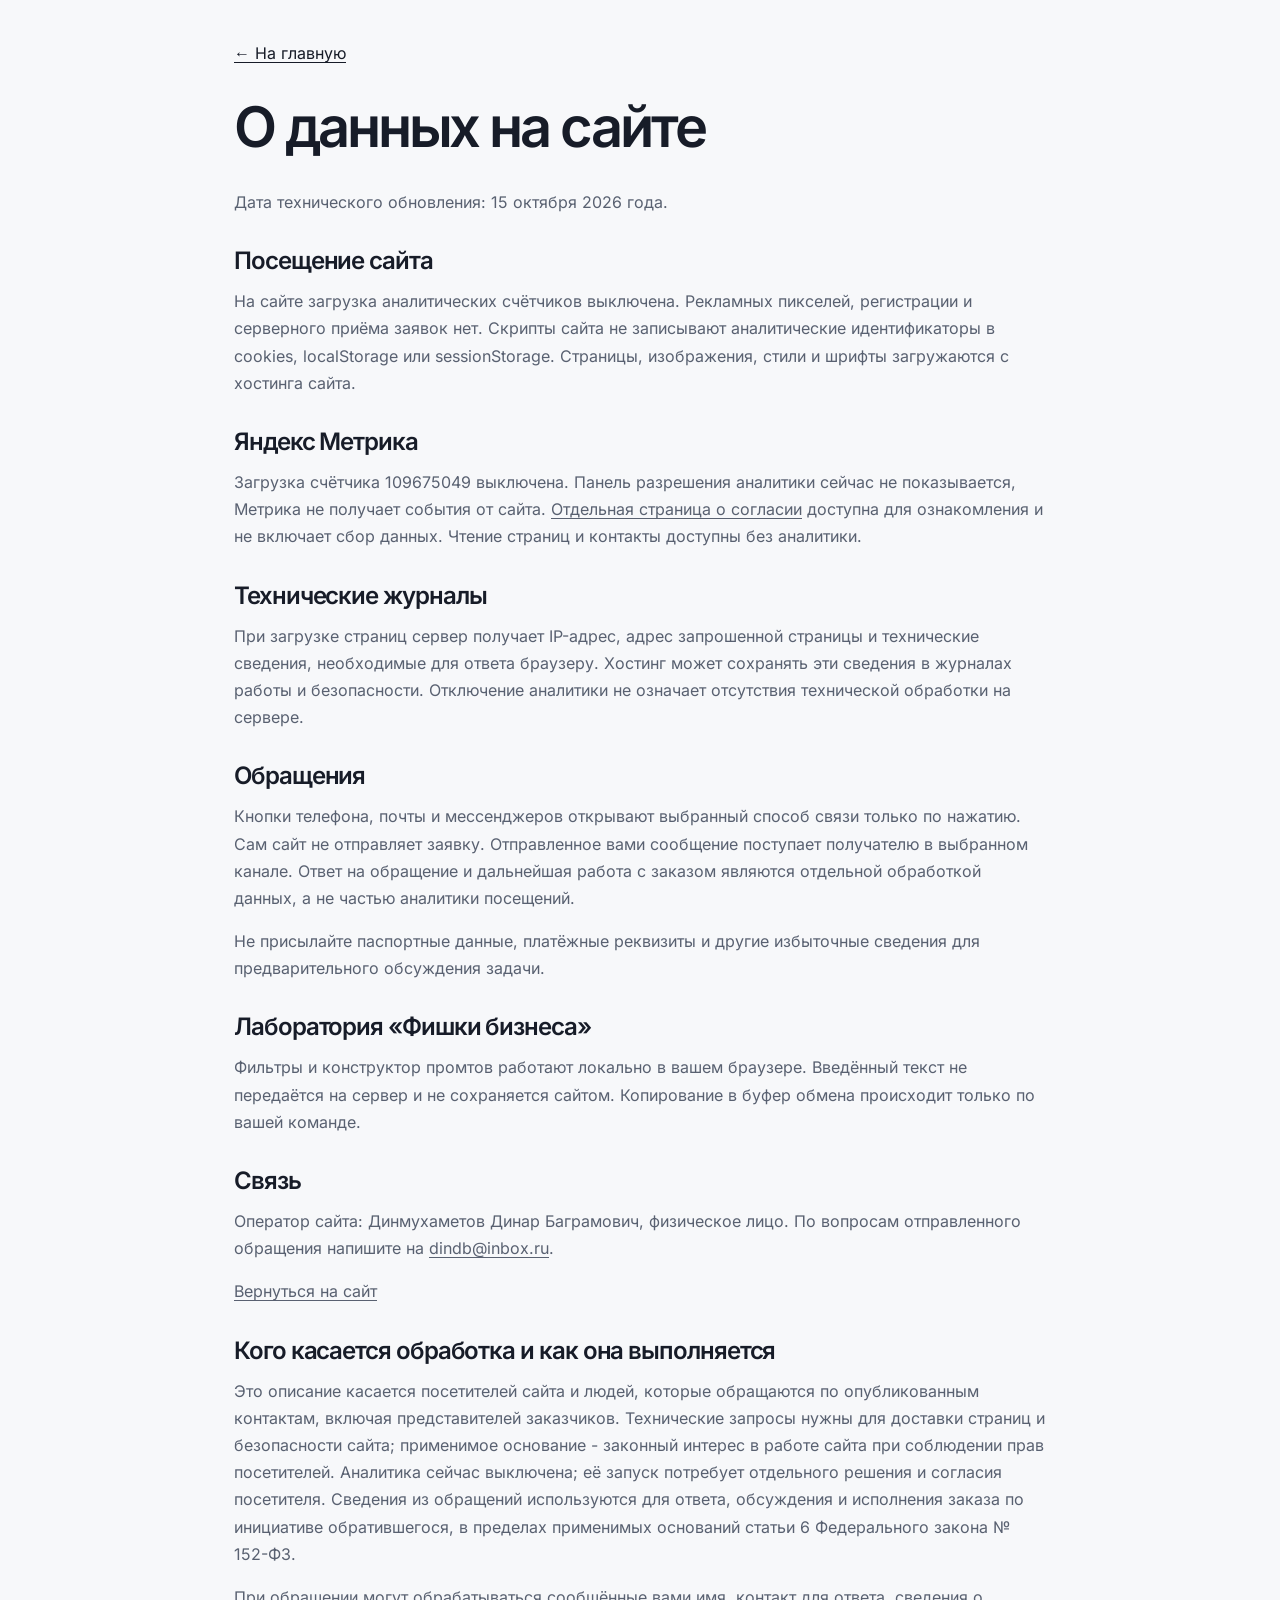
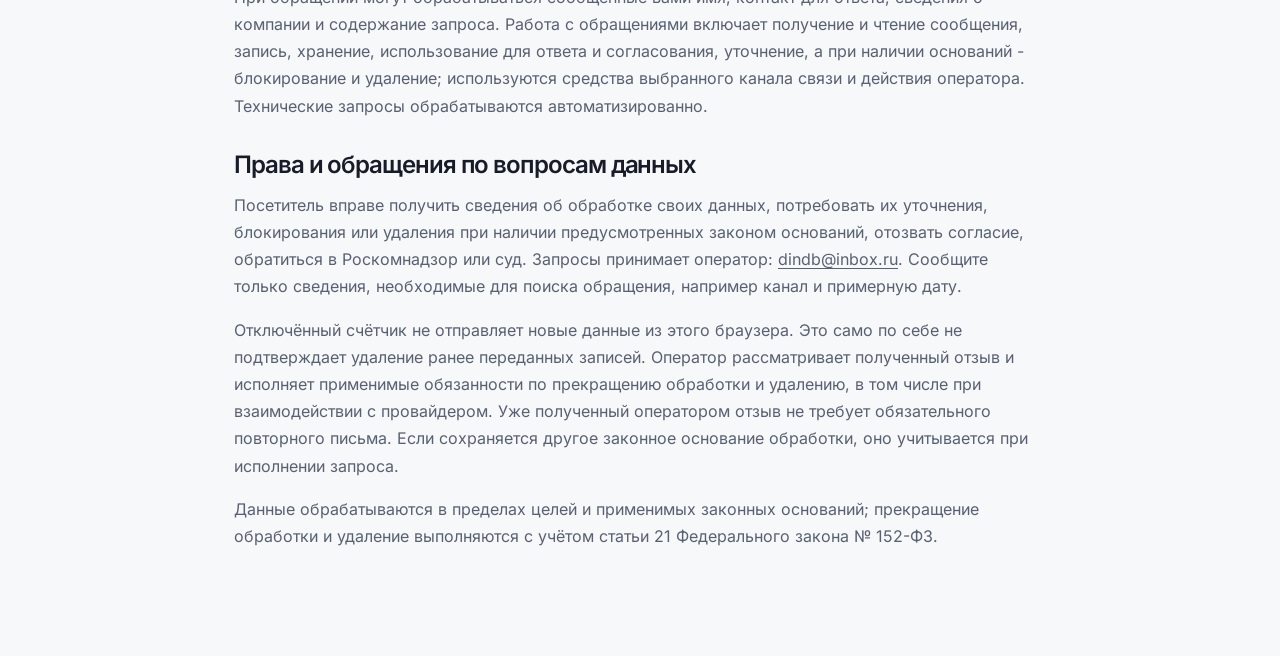
<file: privacy/index.html>
<!doctype html>
<html lang="ru"><head><meta charset="utf-8"><meta name="viewport" content="width=device-width,initial-scale=1"><meta name="robots" content="noindex,follow"><meta name="referrer" content="no-referrer"><title>О данных на сайте - Dinar.agency</title><link rel="stylesheet" href="/css/style.css"><style>.data-page{max-width:860px;margin:0 auto;padding:40px 24px 90px}.data-page h1{font-size:clamp(32px,7vw,56px);line-height:1.12;margin:30px 0}.data-page h2{font-size:24px;line-height:1.25;margin:30px 0 12px}.data-page p{font-size:16px;line-height:1.7;margin:0 0 16px}.data-page a{text-decoration:underline;text-underline-offset:3px}.data-page a:focus-visible{outline:3px solid currentColor;outline-offset:4px}</style></head><body><main class="data-page"><a href="/">← На главную</a><h1>О данных на сайте</h1><p>Дата технического обновления: 15 октября 2026 года.</p>
<h2>Посещение сайта</h2>
<p>На сайте загрузка аналитических счётчиков выключена. Рекламных пикселей, регистрации и серверного приёма заявок нет. Скрипты сайта не записывают аналитические идентификаторы в cookies, localStorage или sessionStorage. Страницы, изображения, стили и шрифты загружаются с хостинга сайта.</p>
<h2>Яндекс Метрика</h2><p>Загрузка счётчика 109675049 выключена. Панель разрешения аналитики сейчас не показывается, Метрика не получает события от сайта. <a href="/privacy/analytics-consent/">Отдельная страница о согласии</a> доступна для ознакомления и не включает сбор данных. Чтение страниц и контакты доступны без аналитики.</p><h2>Технические журналы</h2>
<p>При загрузке страниц сервер получает IP-адрес, адрес запрошенной страницы и технические сведения, необходимые для ответа браузеру. Хостинг может сохранять эти сведения в журналах работы и безопасности. Отключение аналитики не означает отсутствия технической обработки на сервере.</p>
<h2>Обращения</h2>
<p>Кнопки телефона, почты и мессенджеров открывают выбранный способ связи только по нажатию. Сам сайт не отправляет заявку. Отправленное вами сообщение поступает получателю в выбранном канале. Ответ на обращение и дальнейшая работа с заказом являются отдельной обработкой данных, а не частью аналитики посещений.</p>
<p>Не присылайте паспортные данные, платёжные реквизиты и другие избыточные сведения для предварительного обсуждения задачи.</p>
<h2>Лаборатория «Фишки бизнеса»</h2><p>Фильтры и конструктор промтов работают локально в вашем браузере. Введённый текст не передаётся на сервер и не сохраняется сайтом. Копирование в буфер обмена происходит только по вашей команде.</p><h2>Связь</h2><p>Оператор сайта: Динмухаметов Динар Баграмович, физическое лицо. По вопросам отправленного обращения напишите на <a href="mailto:dindb@inbox.ru">dindb@inbox.ru</a>.</p><p><a href="/">Вернуться на сайт</a></p><h2>Кого касается обработка и как она выполняется</h2><p>Это описание касается посетителей сайта и людей, которые обращаются по опубликованным контактам, включая представителей заказчиков. Технические запросы нужны для доставки страниц и безопасности сайта; применимое основание - законный интерес в работе сайта при соблюдении прав посетителей. Аналитика сейчас выключена; её запуск потребует отдельного решения и согласия посетителя. Сведения из обращений используются для ответа, обсуждения и исполнения заказа по инициативе обратившегося, в пределах применимых оснований статьи 6 Федерального закона № 152-ФЗ.</p><p>При обращении могут обрабатываться сообщённые вами имя, контакт для ответа, сведения о компании и содержание запроса. Работа с обращениями включает получение и чтение сообщения, запись, хранение, использование для ответа и согласования, уточнение, а при наличии оснований - блокирование и удаление; используются средства выбранного канала связи и действия оператора. Технические запросы обрабатываются автоматизированно.</p><h2>Права и обращения по вопросам данных</h2><p>Посетитель вправе получить сведения об обработке своих данных, потребовать их уточнения, блокирования или удаления при наличии предусмотренных законом оснований, отозвать согласие, обратиться в Роскомнадзор или суд. Запросы принимает оператор: <a href="mailto:dindb@inbox.ru?subject=Вопрос%20об%20обработке%20данных">dindb@inbox.ru</a>. Сообщите только сведения, необходимые для поиска обращения, например канал и примерную дату.</p><p>Отключённый счётчик не отправляет новые данные из этого браузера. Это само по себе не подтверждает удаление ранее переданных записей. Оператор рассматривает полученный отзыв и исполняет применимые обязанности по прекращению обработки и удалению, в том числе при взаимодействии с провайдером. Уже полученный оператором отзыв не требует обязательного повторного письма. Если сохраняется другое законное основание обработки, оно учитывается при исполнении запроса.</p><p>Данные обрабатываются в пределах целей и применимых законных оснований; прекращение обработки и удаление выполняются с учётом статьи 21 Федерального закона № 152-ФЗ.</p></main><script src="/js/consent-metrika.js?v=20261015" defer></script></body></html>
</file>
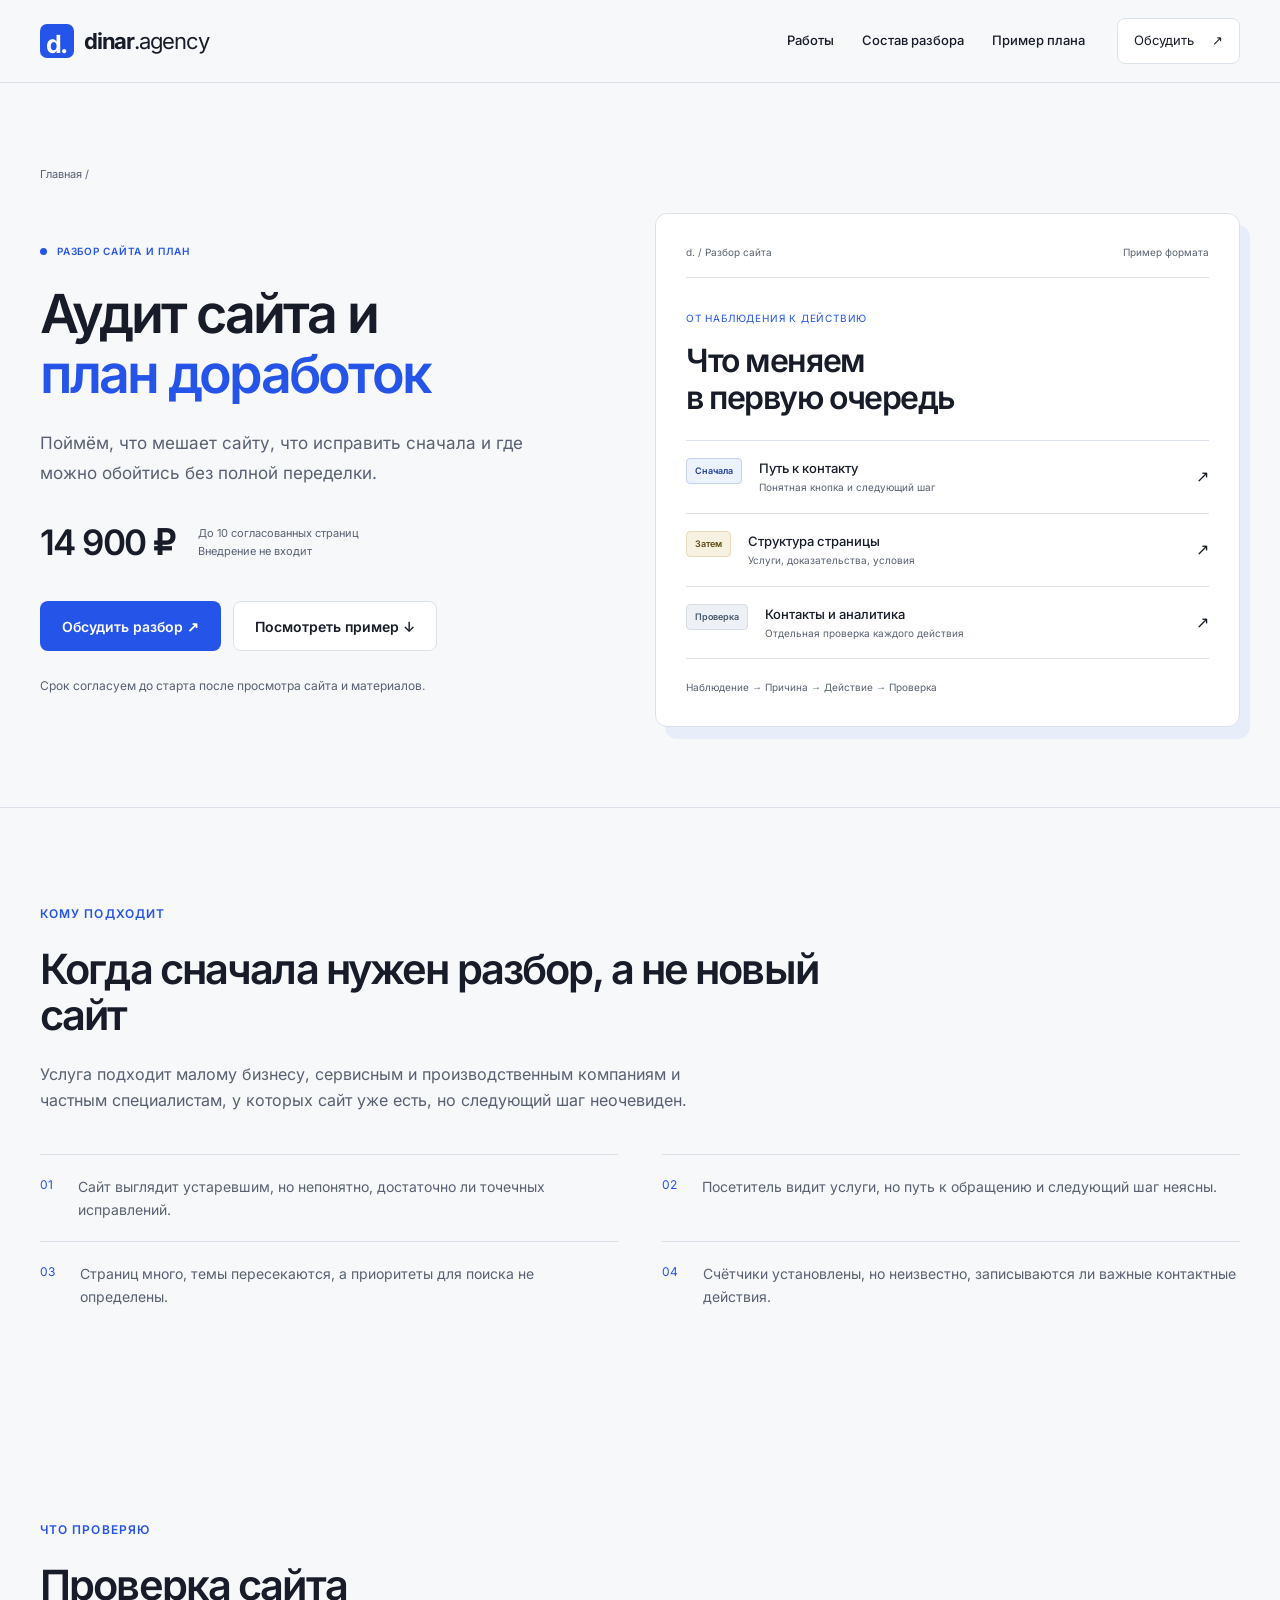
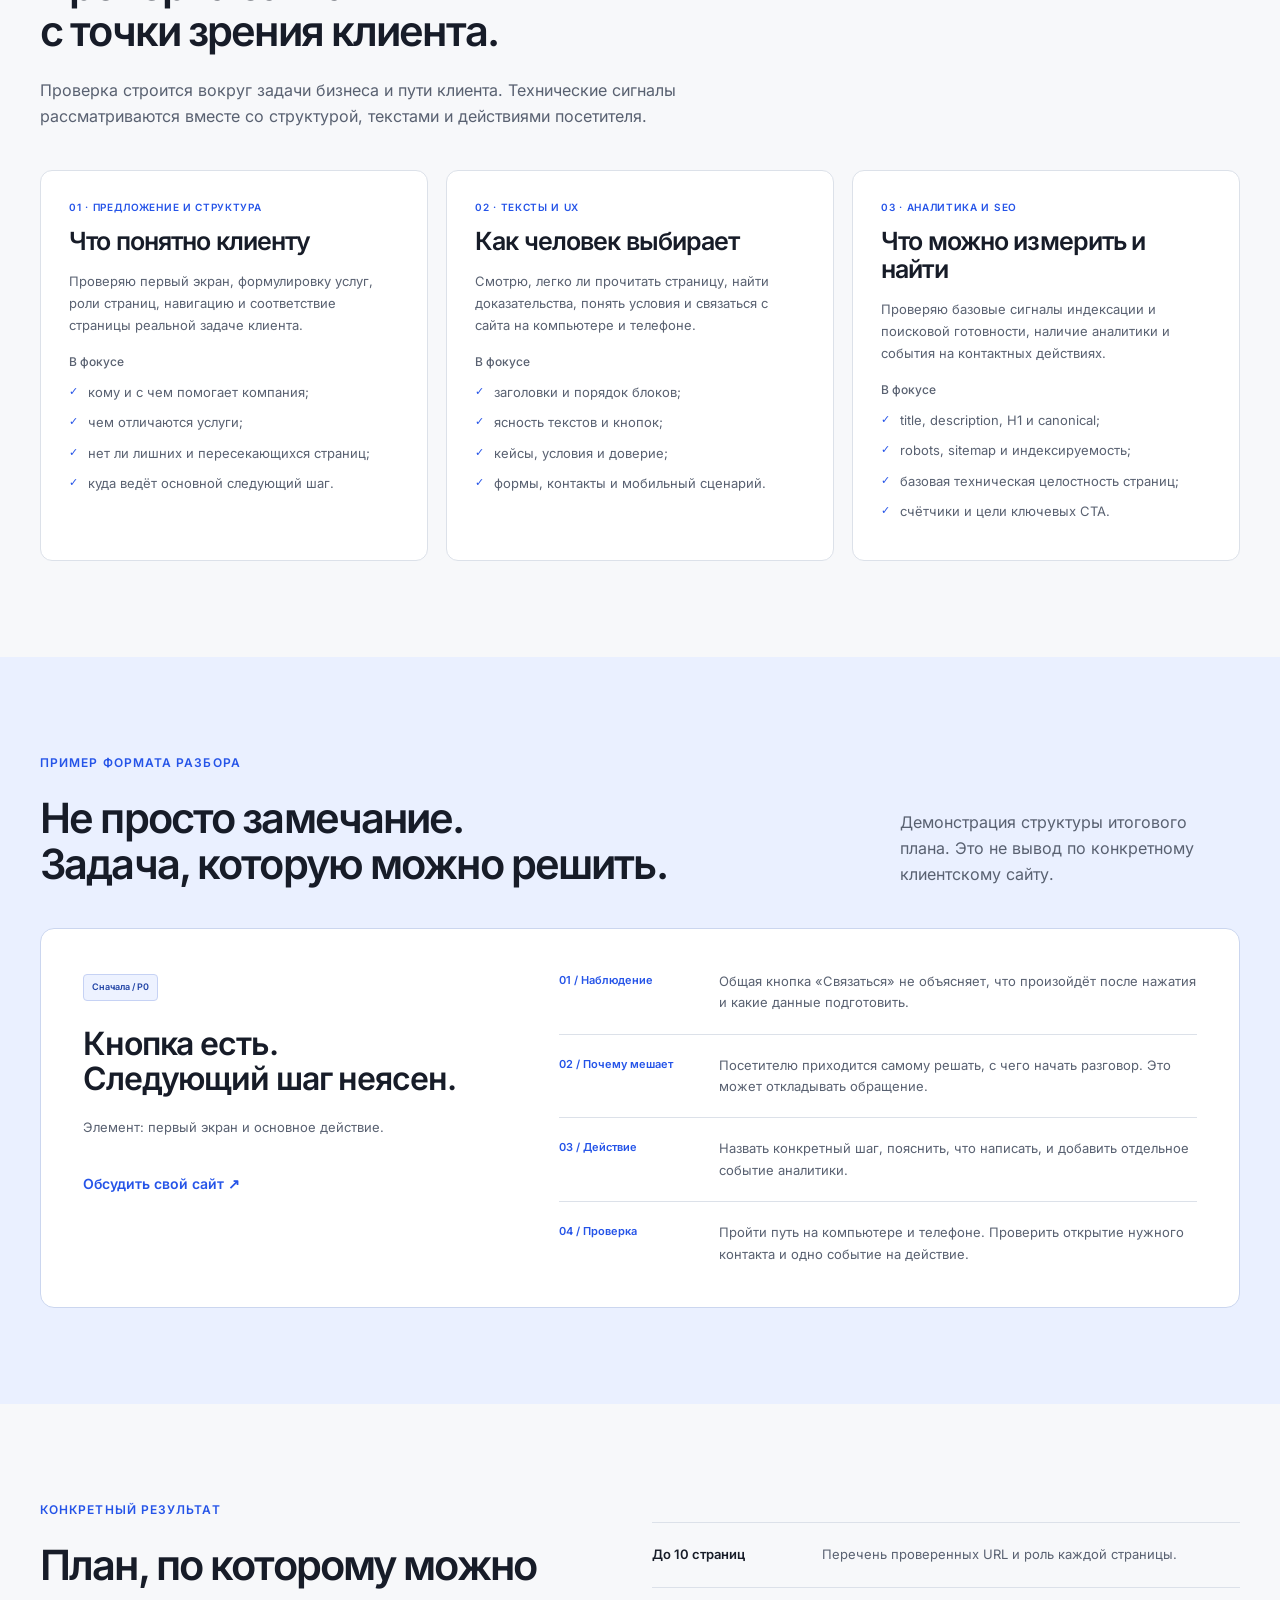
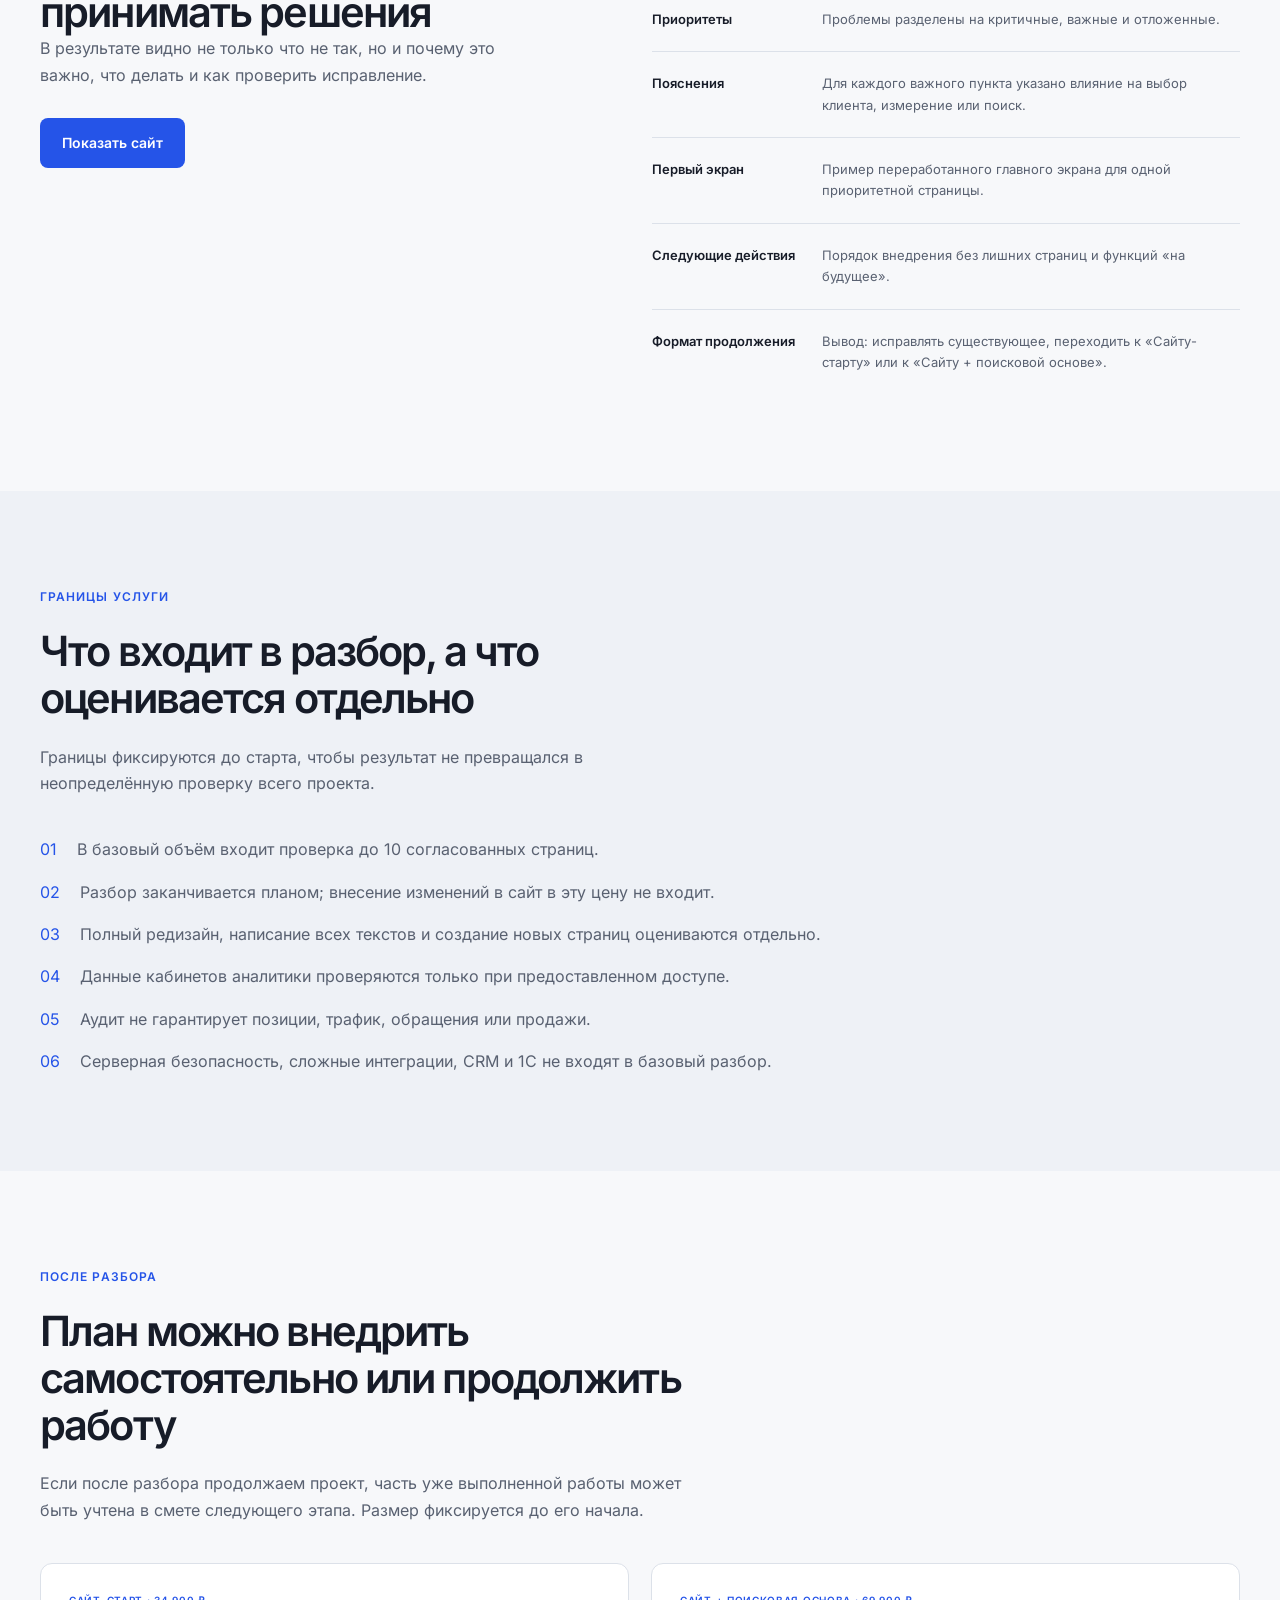
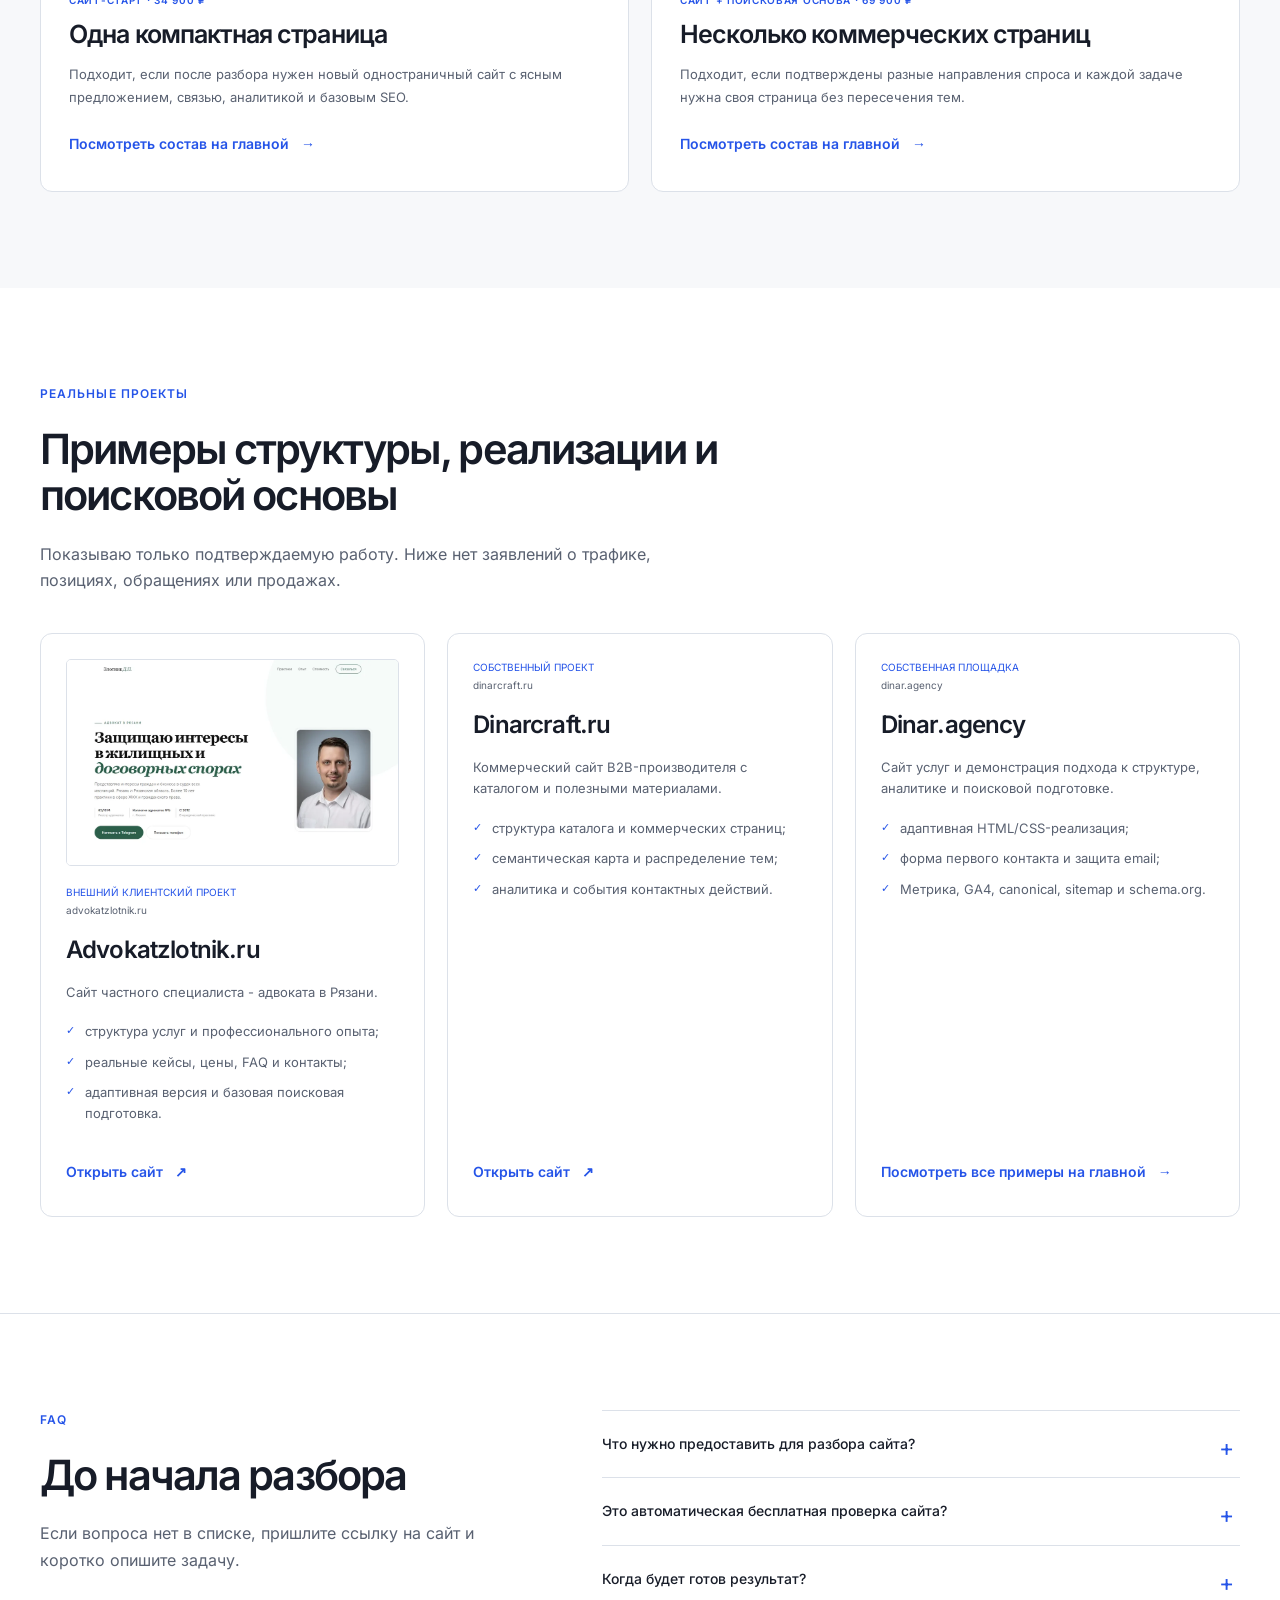
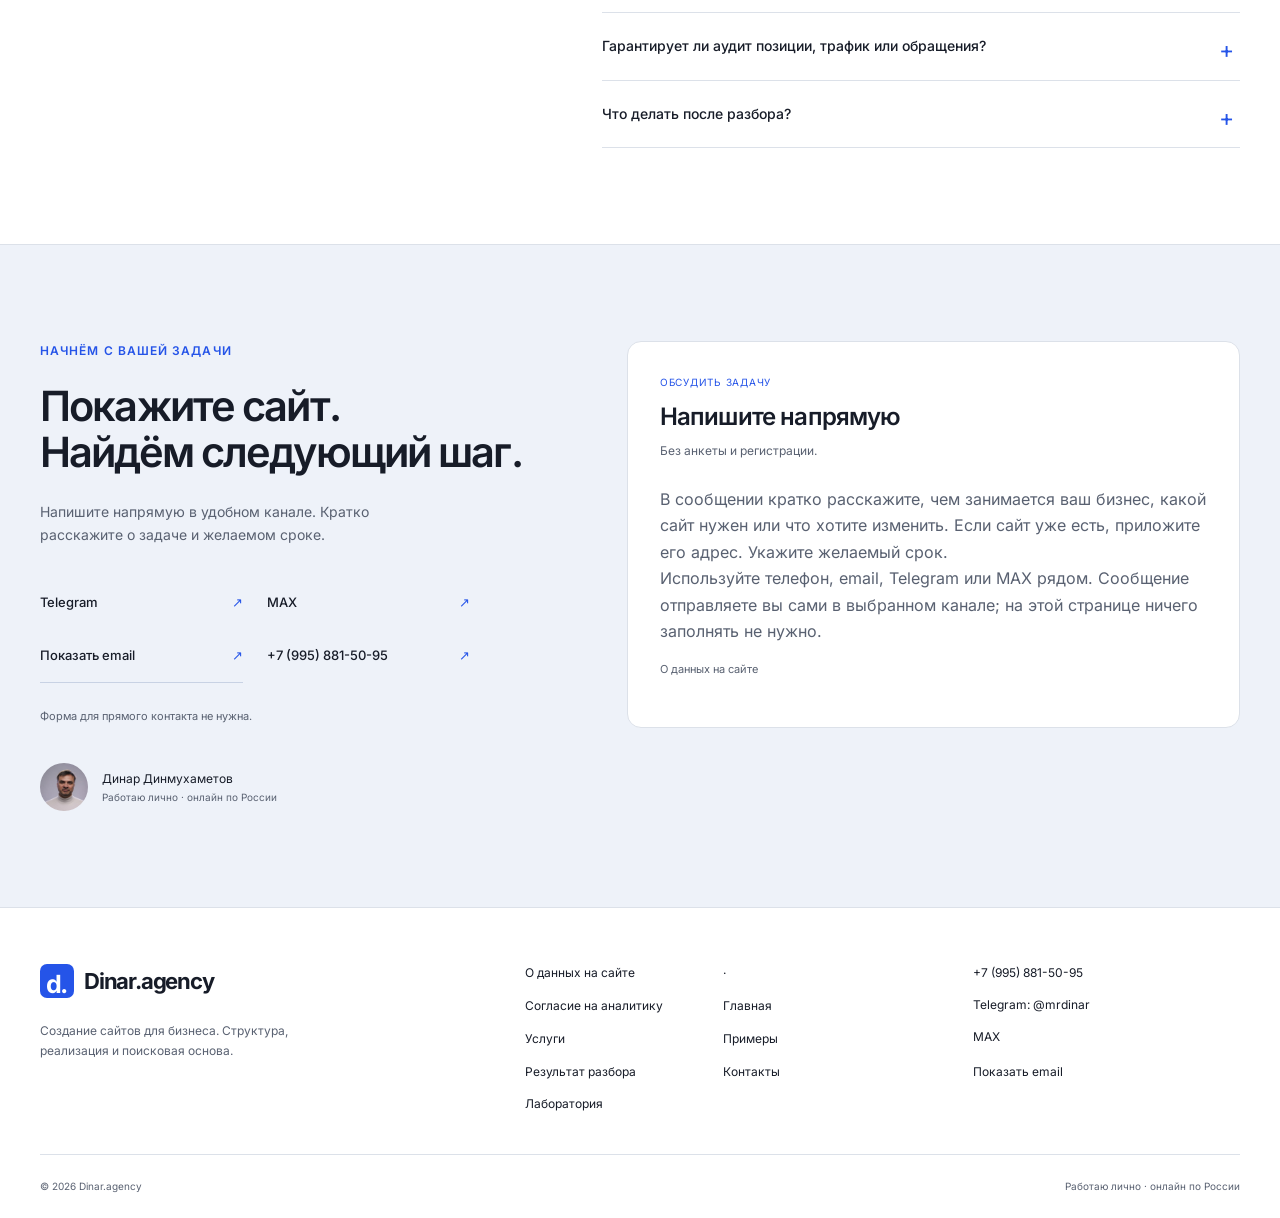
<file: razbor-sayta/index.html>
<!DOCTYPE html>
<html lang="ru">
<head>
    <meta charset="UTF-8">
    <meta name="viewport" content="width=device-width, initial-scale=1.0">
    <title>Аудит сайта и план доработок за 14 900 ₽ - Dinar.agency</title>
    <meta name="description" content="Разбор сайта до 10 страниц: структура, тексты, UX, аналитика и техническое SEO. Приоритеты, пример первого экрана и план следующих действий.">
    <meta name="author" content="Динар Динмухаметов">
    <meta name="robots" content="index, follow">
    <meta name="google-site-verification" content="1zvMu9Dh_mMrUZKB-9PRjw9QlIbMhBmWwOvt3iG-pfA">
    <link rel="canonical" href="https://dinar.agency/razbor-sayta/">
    <link rel="icon" href="../favicon.svg" type="image/svg+xml">

    <meta property="og:title" content="Аудит сайта и план доработок за 14 900 ₽ - Dinar.agency">
    <meta property="og:description" content="Проверю до 10 страниц сайта и подготовлю список проблем по приоритету, пример первого экрана и план следующих действий.">
    <meta property="og:type" content="website">
    <meta property="og:url" content="https://dinar.agency/razbor-sayta/">
    <meta property="og:image" content="https://dinar.agency/images/og-dinar-agency-v05.jpg">
    <meta property="og:image:width" content="1200">
    <meta property="og:image:height" content="630">
    <meta property="og:locale" content="ru_RU">
    <meta property="og:site_name" content="Dinar.agency">

    <meta name="twitter:card" content="summary_large_image">
    <meta name="twitter:title" content="Аудит сайта и план доработок за 14 900 ₽ - Dinar.agency">
    <meta name="twitter:description" content="Структура, тексты, UX, аналитика и техническое SEO - с понятным планом следующих действий.">
    <meta name="twitter:image" content="https://dinar.agency/images/og-dinar-agency-v05.jpg">

    <link rel="stylesheet" href="../css/style.css">



    <script type="application/ld+json">
    {
        "@context": "https://schema.org",
        "@graph": [
            {
                "@type": "Service",
                "@id": "https://dinar.agency/razbor-sayta/#service",
                "name": "Аудит сайта и план доработок",
                "alternateName": "Разбор сайта и план",
                "serviceType": "Аудит сайта",
                "url": "https://dinar.agency/razbor-sayta/",
                "description": "Разбор до 10 страниц сайта: структура, тексты, UX, аналитика, техническая SEO-проверка, список проблем по приоритету, пример переработанного первого экрана и план следующих действий.",
                "provider": {
                    "@type": "ProfessionalService",
                    "@id": "https://dinar.agency/#service",
                    "name": "Dinar.agency",
                    "url": "https://dinar.agency/",
                    "telephone": "+7 995 881-50-95",
                    "sameAs": ["https://t.me/mrdinar", "https://max.ru/u/f9LHodD0cOKdKxpZWRTf6opqWFE4_FBbFln83YGEvx6yfmukrq7u5bdn0Wg"]
                },
                "areaServed": {"@type": "Country", "name": "Россия"},
                "audience": {"@type": "BusinessAudience", "audienceType": "Малый бизнес, сервисные и производственные B2B-компании, частные специалисты"},
                "offers": {
                    "@type": "Offer",
                    "url": "https://dinar.agency/razbor-sayta/",
                    "price": "14900",
                    "priceCurrency": "RUB",
                    "description": "Стоимость пакета разбора сайта объёмом до 10 страниц"
                },
                "inLanguage": "ru"
            },
            {
                "@type": "BreadcrumbList",
                "@id": "https://dinar.agency/razbor-sayta/#breadcrumbs",
                "itemListElement": [
                    {"@type": "ListItem", "position": 1, "name": "Главная", "item": "https://dinar.agency/"},
                    {"@type": "ListItem", "position": 2, "name": "Разбор сайта и план", "item": "https://dinar.agency/razbor-sayta/"}
                ]
            },
            {
                "@type": "FAQPage",
                "@id": "https://dinar.agency/razbor-sayta/#faq",
                "mainEntity": [
                    {
                        "@type": "Question",
                        "name": "Что нужно предоставить для разбора сайта?",
                        "acceptedAnswer": {"@type": "Answer", "text": "Нужны адрес сайта, краткое описание бизнеса и клиентов, главные услуги и задачи, которые вы хотите решить. Доступы к аналитике нужны только для проверки данных внутри кабинетов."}
                    },
                    {
                        "@type": "Question",
                        "name": "Это автоматическая бесплатная проверка сайта?",
                        "acceptedAnswer": {"@type": "Answer", "text": "Нет. Страницы проверяются вручную в контексте предложения, пути клиента и реальной задачи бизнеса. Автоматические проверки могут использоваться как источник технических сигналов, но не заменяют выводы и план действий."}
                    },
                    {
                        "@type": "Question",
                        "name": "Когда будет готов результат?",
                        "acceptedAnswer": {"@type": "Answer", "text": "Срок фиксируется до старта после просмотра объёма сайта, исходных материалов и доступов. Работа начинается после согласования состава и срока."}
                    },
                    {
                        "@type": "Question",
                        "name": "Гарантирует ли аудит позиции, трафик или обращения?",
                        "acceptedAnswer": {"@type": "Answer", "text": "Нет. Разбор показывает проблемы, приоритеты и следующий план. Позиции, трафик, обращения и продажи зависят от внедрения, спроса, конкуренции и последующей проверки результатов."}
                    },
                    {
                        "@type": "Question",
                        "name": "Что делать после разбора?",
                        "acceptedAnswer": {"@type": "Answer", "text": "План можно внедрить самостоятельно или продолжить работу с Dinar.agency. Для компактной новой страницы подходит Сайт-старт, а для нескольких подтверждённых направлений - Сайт плюс поисковая основа. Если после разбора продолжаем проект, часть уже выполненной работы может быть учтена в смете следующего этапа. Размер фиксируется до его начала."}
                    }
                ]
            }
        ]
    }
    </script>
</head>
<body><a class="skip-link" href="#main">Перейти к содержанию</a>
<header class="site-header" id="top">
<div class="container nav-shell"><a class="brand" href="/" aria-label="Dinar.agency - главная"><span class="brand-mark" aria-hidden="true">d.</span><span>dinar<span class="brand-light">.agency</span></span></a>
<nav class="nav-menu" id="navMenu" aria-label="Основная навигация"><a href="/#work">Работы</a><a href="#checks">Состав разбора</a><a href="#example">Пример плана</a>
</nav><a class="header-contact" href="#contact" aria-label="Обсудить разбор сайта">Обсудить <span aria-hidden="true">↗</span></a><button class="nav-toggle" id="navToggle" type="button" aria-label="Открыть меню" aria-controls="navMenu" aria-expanded="false"><span></span><span></span></button>
</div>
</header>
<main id="main">
<section class="hero audit-hero" aria-labelledby="hero-title">
<div class="container"><a class="breadcrumb" href="/">Главная /</a>
<div class="hero-grid">
<div class="hero-copy">
<p class="eyebrow"><span></span> Разбор сайта и план</p>
<h1 id="hero-title">Аудит сайта и <span>план доработок</span>
</h1>
<p class="hero-lead">Поймём, что мешает сайту, что исправить сначала и где можно обойтись без полной переделки.</p>
<div class="audit-price"><strong>14 900 ₽</strong><span>До 10 согласованных страниц<br>Внедрение не входит</span>
</div>
<div class="button-row"><a class="button button-primary" href="#contact" data-contact-interest="Разбор сайта и план">Обсудить разбор ↗</a><a class="button button-secondary" href="#example">Посмотреть пример ↓</a>
</div>
<p class="hero-note">Срок согласуем до старта после просмотра сайта и материалов.</p>
</div><a class="audit-document" href="#example" aria-label="Перейти к примеру формата разбора">
<div class="document-head"><span>d. / Разбор сайта</span><span>Пример формата</span>
</div><span class="document-label">От наблюдения к действию</span>
<h2>Что меняем<br>в первую очередь</h2>
<div class="priority-row"><span class="priority p0">Сначала</span>
<div><strong>Путь к контакту</strong><small>Понятная кнопка и следующий шаг</small>
</div><b>↗</b>
</div>
<div class="priority-row"><span class="priority p1">Затем</span>
<div><strong>Структура страницы</strong><small>Услуги, доказательства, условия</small>
</div><b>↗</b>
</div>
<div class="priority-row"><span class="priority p2">Проверка</span>
<div><strong>Контакты и аналитика</strong><small>Отдельная проверка каждого действия</small>
</div><b>↗</b>
</div>
<p>Наблюдение → Причина → Действие → Проверка</p></a>
</div>
</div>
</section>
<section class="section problems" id="fit" aria-labelledby="fit-title">
            <div class="container">
                <div class="section-heading section-heading-wide">
                    <p class="section-kicker">Кому подходит</p>
                    <h2 id="fit-title">Когда сначала нужен разбор, а не новый сайт</h2>
                    <p>Услуга подходит малому бизнесу, сервисным и производственным компаниям и частным специалистам, у которых сайт уже есть, но следующий шаг неочевиден.</p>
                </div>
                <ul class="problem-list audience-list">
                    <li><span>01</span>
<p>Сайт выглядит устаревшим, но непонятно, достаточно ли точечных исправлений.</p>
</li>
                    <li><span>02</span>
<p>Посетитель видит услуги, но путь к обращению и следующий шаг неясны.</p>
</li>
                    <li><span>03</span>
<p>Страниц много, темы пересекаются, а приоритеты для поиска не определены.</p>
</li>
                    <li><span>04</span>
<p>Счётчики установлены, но неизвестно, записываются ли важные контактные действия.</p>
</li>
                </ul>
            </div>
        </section>
<section class="section solutions" id="checks" aria-labelledby="checks-title">
            <div class="container">
                <div class="section-heading">
                    <p class="section-kicker">Что проверяю</p>
                    <h2 id="checks-title">Проверка сайта<br>с точки зрения клиента.</h2>
                    <p>Проверка строится вокруг задачи бизнеса и пути клиента. Технические сигналы рассматриваются вместе со структурой, текстами и действиями посетителя.</p>
                </div>
                <div class="service-grid">
                    <article class="solution-card service-card solution-card-accent">
                        <div class="solution-card-head">
                            <p class="solution-number">01 · предложение и структура</p>
                            <h3>Что понятно клиенту</h3>
                            <p>Проверяю первый экран, формулировку услуг, роли страниц, навигацию и соответствие страницы реальной задаче клиента.</p>
                        </div>
                        <div class="solution-details">
<h4>В фокусе</h4>
<ul class="check-list">
<li>кому и с чем помогает компания;</li>
<li>чем отличаются услуги;</li>
<li>нет ли лишних и пересекающихся страниц;</li>
<li>куда ведёт основной следующий шаг.</li>
</ul>
</div>
                    </article>
                    <article class="solution-card service-card">
                        <div class="solution-card-head">
                            <p class="solution-number">02 · тексты и UX</p>
                            <h3>Как человек выбирает</h3>
                            <p>Смотрю, легко ли прочитать страницу, найти доказательства, понять условия и связаться с сайта на компьютере и телефоне.</p>
                        </div>
                        <div class="solution-details">
<h4>В фокусе</h4>
<ul class="check-list">
<li>заголовки и порядок блоков;</li>
<li>ясность текстов и кнопок;</li>
<li>кейсы, условия и доверие;</li>
<li>формы, контакты и мобильный сценарий.</li>
</ul>
</div>
                    </article>
                    <article class="solution-card service-card">
                        <div class="solution-card-head">
                            <p class="solution-number">03 · аналитика и SEO</p>
                            <h3>Что можно измерить и найти</h3>
                            <p>Проверяю базовые сигналы индексации и поисковой готовности, наличие аналитики и события на контактных действиях.</p>
                        </div>
                        <div class="solution-details">
<h4>В фокусе</h4>
<ul class="check-list">
<li>title, description, H1 и canonical;</li>
<li>robots, sitemap и индексируемость;</li>
<li>базовая техническая целостность страниц;</li>
<li>счётчики и цели ключевых CTA.</li>
</ul>
</div>
                    </article>
                </div>
            </div>
        </section>
<section class="section example-section" id="example" aria-labelledby="example-title">
<div class="container">
<div class="section-heading heading-split">
<div>
<p class="section-kicker">Пример формата разбора</p>
<h2 id="example-title">Не просто замечание.<br>Задача, которую можно решить.</h2>
</div>
<p>Демонстрация структуры итогового плана. Это не вывод по конкретному клиентскому сайту.</p>
</div>
<article class="example-plan">
<div class="example-summary"><span class="priority p0">Сначала / P0</span>
<h3>Кнопка есть.<br>Следующий шаг неясен.</h3>
<p>Элемент: первый экран и основное действие.</p><a class="text-link" href="#contact" data-contact-interest="Разбор сайта и план">Обсудить свой сайт ↗</a>
</div><dl class="plan-details">
<div><dt>01 / Наблюдение</dt><dd>Общая кнопка «Связаться» не объясняет, что произойдёт после нажатия и какие данные подготовить.</dd>
</div>
<div><dt>02 / Почему мешает</dt><dd>Посетителю приходится самому решать, с чего начать разговор. Это может откладывать обращение.</dd>
</div>
<div><dt>03 / Действие</dt><dd>Назвать конкретный шаг, пояснить, что написать, и добавить отдельное событие аналитики.</dd>
</div>
<div><dt>04 / Проверка</dt><dd>Пройти путь на компьютере и телефоне. Проверить открытие нужного контакта и одно событие на действие.</dd>
</div></dl>
</article>
</div>
</section>
<section class="section ownership" id="result" aria-labelledby="result-title">
            <div class="container ownership-grid">
                <div class="section-heading">
                    <p class="section-kicker">Конкретный результат</p>
                    <h2 id="result-title">План, по которому можно принимать решения</h2>
                    <p>В результате видно не только что не так, но и почему это важно, что делать и как проверить исправление.</p>
                    <div class="button-row">
                        <a class="button button-primary" href="#contact" data-contact-interest="Разбор сайта и план">Показать сайт</a>
                    </div>
                </div>
                <ul class="ownership-list">
                    <li><strong>До 10 страниц</strong><span>Перечень проверенных URL и роль каждой страницы.</span>
</li>
                    <li><strong>Приоритеты</strong><span>Проблемы разделены на критичные, важные и отложенные.</span>
</li>
                    <li><strong>Пояснения</strong><span>Для каждого важного пункта указано влияние на выбор клиента, измерение или поиск.</span>
</li>
                    <li><strong>Первый экран</strong><span>Пример переработанного главного экрана для одной приоритетной страницы.</span>
</li>
                    <li><strong>Следующие действия</strong><span>Порядок внедрения без лишних страниц и функций «на будущее».</span>
</li>
                    <li><strong>Формат продолжения</strong><span>Вывод: исправлять существующее, переходить к «Сайту-старту» или к «Сайту + поисковой основе».</span>
</li>
                </ul>
            </div>
        </section>
<section class="section terms" id="boundaries" aria-labelledby="boundaries-title">
            <div class="container">
                <div class="section-heading">
                    <p class="section-kicker">Границы услуги</p>
                    <h2 id="boundaries-title">Что входит в разбор, а что оценивается отдельно</h2>
                    <p>Границы фиксируются до старта, чтобы результат не превращался в неопределённую проверку всего проекта.</p>
                </div>
                <ul class="terms-list">
                    <li><span>01</span>
<p>В базовый объём входит проверка до 10 согласованных страниц.</p>
</li>
                    <li><span>02</span>
<p>Разбор заканчивается планом; внесение изменений в сайт в эту цену не входит.</p>
</li>
                    <li><span>03</span>
<p>Полный редизайн, написание всех текстов и создание новых страниц оцениваются отдельно.</p>
</li>
                    <li><span>04</span>
<p>Данные кабинетов аналитики проверяются только при предоставленном доступе.</p>
</li>
                    <li><span>05</span>
<p>Аудит не гарантирует позиции, трафик, обращения или продажи.</p>
</li>
                    <li><span>06</span>
<p>Серверная безопасность, сложные интеграции, CRM и 1С не входят в базовый разбор.</p>
</li>
                </ul>
            </div>
        </section>
<section class="section solutions" id="next-step" aria-labelledby="next-step-title">
            <div class="container">
                <div class="section-heading">
                    <p class="section-kicker">После разбора</p>
                    <h2 id="next-step-title">План можно внедрить самостоятельно или продолжить работу</h2>
                    <p>Если после разбора продолжаем проект, часть уже выполненной работы может быть учтена в смете следующего этапа. Размер фиксируется до его начала.</p>
                </div>
                <div class="solution-grid">
                    <article class="solution-card">
                        <div class="solution-card-head">
                            <p class="solution-number">Сайт-старт · 34 900 ₽</p>
                            <h3>Одна компактная страница</h3>
                            <p>Подходит, если после разбора нужен новый одностраничный сайт с ясным предложением, связью, аналитикой и базовым SEO.</p>
                        </div>
                        <a class="text-link" href="../#services">Посмотреть состав на главной <span aria-hidden="true">→</span></a>
                    </article>
                    <article class="solution-card solution-card-accent">
                        <div class="solution-card-head">
                            <p class="solution-number">Сайт + поисковая основа · 69 900 ₽</p>
                            <h3>Несколько коммерческих страниц</h3>
                            <p>Подходит, если подтверждены разные направления спроса и каждой задаче нужна своя страница без пересечения тем.</p>
                        </div>
                        <a class="text-link" href="../#services">Посмотреть состав на главной <span aria-hidden="true">→</span></a>
                    </article>
                </div>
            </div>
        </section>
<section class="section work" id="cases" aria-labelledby="cases-title">
            <div class="container">
                <div class="section-heading">
                    <p class="section-kicker">Реальные проекты</p>
                    <h2 id="cases-title">Примеры структуры, реализации и поисковой основы</h2>
                    <p>Показываю только подтверждаемую работу. Ниже нет заявлений о трафике, позициях, обращениях или продажах.</p>
                </div>
                <div class="case-grid">
                    <article class="case-card case-card-featured"><img src="/images/work/advokat-960.webp" srcset="/images/work/advokat-640.webp 640w, /images/work/advokat-960.webp 960w, /images/work/advokat-1440.webp 1440w" sizes="(max-width: 700px) 92vw, 58vw" width="1440" height="890" alt="Опубликованный сайт адвоката Злотника" loading="lazy" decoding="async">
                        <div class="case-card-top">
<p class="case-label">Внешний клиентский проект</p><span>advokatzlotnik.ru</span>
</div>
                        <h3>Advokatzlotnik.ru</h3>
                        <p>Сайт частного специалиста - адвоката в Рязани.</p>
                        <ul class="check-list">
<li>структура услуг и профессионального опыта;</li>
<li>реальные кейсы, цены, FAQ и контакты;</li>
<li>адаптивная версия и базовая поисковая подготовка.</li>
</ul>
                        <a class="text-link" href="https://advokatzlotnik.ru/" target="_blank" rel="noopener">Открыть сайт <span aria-hidden="true">↗</span></a>
                    </article>
                    <article class="case-card">
                        <div class="case-card-top">
<p class="case-label">Собственный проект</p><span>dinarcraft.ru</span>
</div>
                        <h3>Dinarcraft.ru</h3>
                        <p>Коммерческий сайт B2B-производителя с каталогом и полезными материалами.</p>
                        <ul class="check-list">
<li>структура каталога и коммерческих страниц;</li>
<li>семантическая карта и распределение тем;</li>
<li>аналитика и события контактных действий.</li>
</ul>
                        <a class="text-link" href="https://dinarcraft.ru/" target="_blank" rel="noopener">Открыть сайт <span aria-hidden="true">↗</span></a>
                    </article>
                    <article class="case-card">
                        <div class="case-card-top">
<p class="case-label">Собственная площадка</p><span>dinar.agency</span>
</div>
                        <h3>Dinar.agency</h3>
                        <p>Сайт услуг и демонстрация подхода к структуре, аналитике и поисковой подготовке.</p>
                        <ul class="check-list">
<li>адаптивная HTML/CSS-реализация;</li>
<li>форма первого контакта и защита email;</li>
<li>Метрика, GA4, canonical, sitemap и schema.org.</li>
</ul>
                        <a class="text-link" href="../#work">Посмотреть все примеры на главной <span aria-hidden="true">→</span></a>
                    </article>
                </div>
            </div>
        </section>
<section class="section faq" id="faq" aria-labelledby="faq-title">
            <div class="container faq-grid">
                <div class="section-heading">
                    <p class="section-kicker">FAQ</p>
                    <h2 id="faq-title">До начала разбора</h2>
                    <p>Если вопроса нет в списке, пришлите ссылку на сайт и коротко опишите задачу.</p>
                </div>
                <div class="faq-list">
                    <details>
<summary>Что нужно предоставить для разбора сайта?</summary>
<p>Нужны адрес сайта, краткое описание бизнеса и клиентов, главные услуги и задачи, которые вы хотите решить. Доступы к аналитике нужны только для проверки данных внутри кабинетов.</p>
</details>
                    <details>
<summary>Это автоматическая бесплатная проверка сайта?</summary>
<p>Нет. Страницы проверяются вручную в контексте предложения, пути клиента и реальной задачи бизнеса. Автоматические проверки могут использоваться как источник технических сигналов, но не заменяют выводы и план действий.</p>
</details>
                    <details>
<summary>Когда будет готов результат?</summary>
<p>Срок фиксируется до старта после просмотра объёма сайта, исходных материалов и доступов. Работа начинается после согласования состава и срока.</p>
</details>
                    <details>
<summary>Гарантирует ли аудит позиции, трафик или обращения?</summary>
<p>Нет. Разбор показывает проблемы, приоритеты и следующий план. Позиции, трафик, обращения и продажи зависят от внедрения, спроса, конкуренции и последующей проверки результатов.</p>
</details>
                    <details>
<summary>Что делать после разбора?</summary>
<p>План можно внедрить самостоятельно или продолжить работу с Dinar.agency. Для компактной новой страницы подходит «Сайт-старт», а для нескольких подтверждённых направлений - «Сайт + поисковая основа». Если после разбора продолжаем проект, часть уже выполненной работы может быть учтена в смете следующего этапа. Размер фиксируется до его начала.</p>
</details>
                </div>
            </div>
        </section>
<section class="section contact" id="contact" aria-labelledby="contact-title">
<div class="container contact-grid">
<div class="contact-copy">
<p class="section-kicker">Начнём с вашей задачи</p>
<h2 id="contact-title">Покажите сайт.<br>Найдём следующий шаг.</h2>
<p>Напишите напрямую в удобном канале. Кратко расскажите о задаче и желаемом сроке.</p>
<div class="direct-contacts"><a href="https://t.me/mrdinar" target="_blank" rel="noopener">Telegram <span>↗</span></a><a href="https://max.ru/u/f9LHodD0cOKdKxpZWRTf6opqWFE4_FBbFln83YGEvx6yfmukrq7u5bdn0Wg" target="_blank" rel="noopener">MAX <span>↗</span></a>
<div data-email-b64="ZGluZGJAaW5ib3gucnU="><button id="emailDraftButton" type="button" data-email-reveal>Показать email <span>↗</span></button><a href="#" data-email-link hidden></a>
</div><a href="tel:+79958815095">+7 (995) 881-50-95 <span>↗</span></a>
</div>
<p class="contact-hint">Форма для прямого контакта не нужна.</p><noscript>
<details class="nojs-email">
<summary>Показать email без JavaScript</summary>
<p><span>dindb</span><span>@</span><span>inbox.ru</span>
</p>
<p>Скопируйте адрес в своё почтовое приложение.</p>
</details></noscript>
<div class="contact-signature"><img src="/images/dinar-about-photo.jpeg" width="52" height="52" loading="lazy" alt=""><span>Динар Динмухаметов<small>Работаю лично · онлайн по России</small></span>
</div>
</div>
<div class="contact-builder">
<section class="contact-form" aria-labelledby="directContactTitle">
<div class="form-heading"><span class="step-label">Обсудить задачу</span><h3 id="directContactTitle">Напишите напрямую</h3><p>Без анкеты и регистрации.</p></div>
<p>В сообщении кратко расскажите, чем занимается ваш бизнес, какой сайт нужен или что хотите изменить. Если сайт уже есть, приложите его адрес. Укажите желаемый срок.</p>
<p>Используйте телефон, email, Telegram или MAX рядом. Сообщение отправляете вы сами в выбранном канале; на этой странице ничего заполнять не нужно.</p>
<p class="form-note"><a href="/privacy/">О данных на сайте</a></p>
</section>
</div>
</div>
</section>
</main>
<footer class="site-footer">
        <div class="container footer-grid">
            <div><a class="brand brand-footer" href="../"><span class="brand-mark" aria-hidden="true">d.</span><span>Dinar.agency</span></a>
<p>Создание сайтов для бизнеса. Структура, реализация и поисковая основа.</p>
</div>
            <nav aria-label="Навигация в подвале"><a href="/privacy/">О данных на сайте</a> · <a href="/privacy/analytics-consent/">Согласие на аналитику</a><a href="../">Главная</a><a href="../#services">Услуги</a><a href="../#work">Примеры</a><a href="#result">Результат разбора</a><a href="#contact">Контакты</a><a href="../fishki-biznesa/">Лаборатория</a>
</nav>
            <div class="footer-contact" data-email-b64="ZGluZGJAaW5ib3gucnU="><a href="tel:+79958815095">+7 (995) 881-50-95</a><a href="https://t.me/mrdinar" target="_blank" rel="noopener">Telegram: @mrdinar</a><a href="https://max.ru/u/f9LHodD0cOKdKxpZWRTf6opqWFE4_FBbFln83YGEvx6yfmukrq7u5bdn0Wg" target="_blank" rel="noopener">MAX</a><button type="button" data-email-reveal>Показать email</button><a href="#" data-email-link hidden></a>
</div>
        </div>
        <div class="container footer-bottom"><span>© <span id="currentYear">2026</span> Dinar.agency</span><span>Работаю лично · онлайн по России</span>
</div>
    </footer>

<script src="../js/main.js" defer>
</script><script src="/js/consent-metrika.js?v=20261015" defer></script></body></html>
</file>
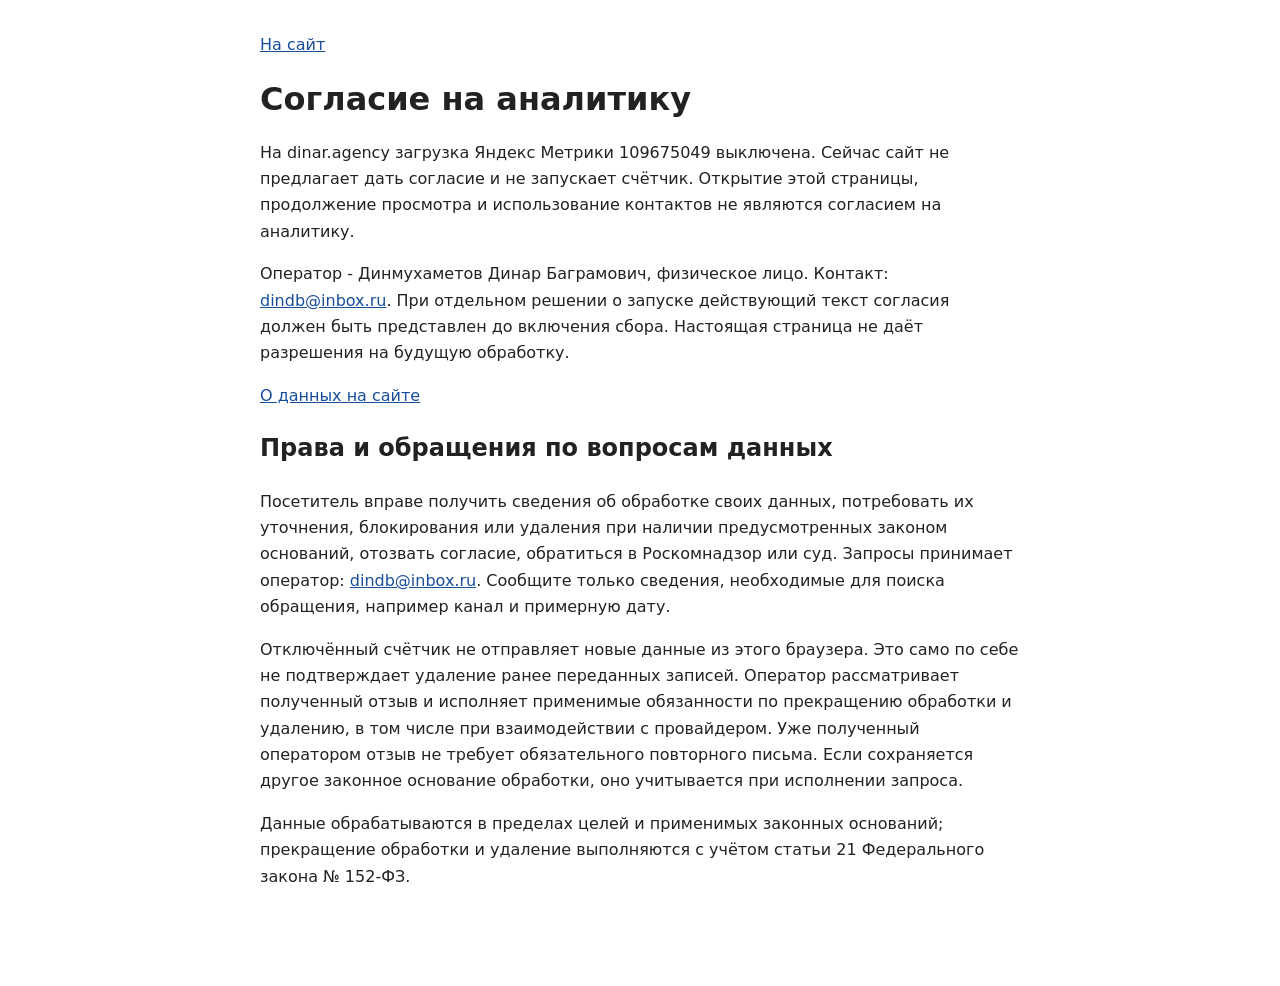
<file: privacy/analytics-consent/index.html>
<!doctype html>
<html lang="ru"><head><meta charset="utf-8"><meta name="viewport" content="width=device-width,initial-scale=1"><meta name="robots" content="noindex,follow"><title>Выбор аналитики - Dinar.agency</title><style>body{font:16px/1.65 system-ui,sans-serif;color:#222;background:#fff;margin:0}main{max-width:760px;margin:auto;padding:32px 20px 80px}h1{line-height:1.2}a{color:#174e9c}a:focus-visible{outline:3px solid #174e9c;outline-offset:3px}</style></head>
<body><main><a href="/">На сайт</a><h1>Согласие на аналитику</h1><p>На dinar.agency загрузка Яндекс Метрики 109675049 выключена. Сейчас сайт не предлагает дать согласие и не запускает счётчик. Открытие этой страницы, продолжение просмотра и использование контактов не являются согласием на аналитику.</p><p>Оператор - Динмухаметов Динар Баграмович, физическое лицо. Контакт: <a href="mailto:dindb@inbox.ru">dindb@inbox.ru</a>. При отдельном решении о запуске действующий текст согласия должен быть представлен до включения сбора. Настоящая страница не даёт разрешения на будущую обработку.</p><p><a href="/privacy/">О данных на сайте</a></p><h2>Права и обращения по вопросам данных</h2><p>Посетитель вправе получить сведения об обработке своих данных, потребовать их уточнения, блокирования или удаления при наличии предусмотренных законом оснований, отозвать согласие, обратиться в Роскомнадзор или суд. Запросы принимает оператор: <a href="mailto:dindb@inbox.ru?subject=Вопрос%20об%20обработке%20данных">dindb@inbox.ru</a>. Сообщите только сведения, необходимые для поиска обращения, например канал и примерную дату.</p><p>Отключённый счётчик не отправляет новые данные из этого браузера. Это само по себе не подтверждает удаление ранее переданных записей. Оператор рассматривает полученный отзыв и исполняет применимые обязанности по прекращению обработки и удалению, в том числе при взаимодействии с провайдером. Уже полученный оператором отзыв не требует обязательного повторного письма. Если сохраняется другое законное основание обработки, оно учитывается при исполнении запроса.</p><p>Данные обрабатываются в пределах целей и применимых законных оснований; прекращение обработки и удаление выполняются с учётом статьи 21 Федерального закона № 152-ФЗ.</p></main></body></html>
</file>
<file: css/style.css>
@font-face {
  font-family: 'Inter';
  font-style: normal;
  font-weight: 400 800;
  font-display: swap;
  src: url(/assets/fonts/inter-cyrillic.woff2) format('woff2');
  unicode-range: U+0301, U+0400-045F, U+0490-0491, U+04B0-04B1, U+2116;
}
@font-face {
  font-family: 'Inter';
  font-style: normal;
  font-weight: 400 800;
  font-display: swap;
  src: url(/assets/fonts/inter-latin.woff2) format('woff2');
  unicode-range: U+0000-00FF, U+0131, U+0152-0153, U+02BB-02BC, U+02C6, U+02DA, U+02DC, U+0304, U+0308, U+0329, U+2000-206F, U+20AC, U+2122, U+2191, U+2193, U+2212, U+2215, U+FEFF, U+FFFD;
}


/* v05: styles shared by home and audit only. */
:root {
    --bg:#f7f8fa;
    --ink:#171c28;
    --muted:#596171;
    --line:#dce1e9;
    --blue:#2554e8;
    --night:#151e33
}
* {
    box-sizing:border-box
}
html {
    scroll-behavior:smooth;
    scroll-padding-top:100px
}
body {
    margin:0;
    background:var(--bg);
    color:var(--ink);
    font-family:Inter,'Segoe UI',Arial,sans-serif;
    font-size:16px;
    line-height:1.65;
    -webkit-font-smoothing:antialiased
}
button,input,select,textarea {
    font:inherit
}
button,a {
    touch-action:manipulation
}
button,summary {
    cursor:pointer
}
a {
    color:inherit;
    text-decoration:none
}
img {
    display:block;
    max-width:100%;
    height:auto
}
h1,h2,h3,h4,p,figure,blockquote {
    margin:0
}
h1,h2,h3,h4 {
    line-height:1.12;
    font-weight:600
}
h1 {
    font-size:clamp(44px,4.8vw,68px);
    letter-spacing:-.055em
}
h2 {
    font-size:clamp(32px,3.25vw,46px);
    letter-spacing:-.045em
}
h3 {
    font-size:25px;
    letter-spacing:-.035em
}
h4 {
    font-size:15px
}
p {
    color:var(--muted)
}
ul,ol {
    padding:0;
    margin:0;
    list-style:none
}
button {
    color:inherit
}
textarea {
    resize:vertical
}
fieldset {
    border:0;
    padding:0;
    margin:0
}
small {
    font-size:12px
}
[hidden] {
    display:none!important
}
:focus-visible {
    outline:3px solid var(--blue);
    outline-offset:5px
}
.container {
    width:min(1240px,calc(100% - 80px));
    margin-inline:auto;
    min-width:0
}
.section {
    padding:96px 0
}
.section-kicker,.eyebrow {
    font-size:12px;
    font-weight:600;
    letter-spacing:.09em;
    text-transform:uppercase;
    color:var(--blue);
    margin-bottom:22px
}
.section-heading {
    max-width:730px;
    margin-bottom:40px
}
.section-heading p:last-child:not(.section-kicker) {
    margin-top:22px;
    max-width:670px
}
.heading-split {
    display:flex;
    max-width:none;
    justify-content:space-between;
    align-items:end;
    gap:50px
}
.heading-split>p {
    max-width:340px!important
}
.section-heading-wide {
    max-width:830px
}
.button-row {
    display:flex;
    flex-wrap:wrap;
    gap:12px;
    margin-top:30px
}
.button {
    display:inline-flex;
    justify-content:center;
    align-items:center;
    gap:22px;
    min-height:50px;
    padding:13px 21px;
    border:1px solid transparent;
    border-radius:8px;
    font-size:14px;
    font-weight:600;
    line-height:1.4;
    text-align:center;
    transition:background .18s,color .18s,border-color .18s,transform .18s
}
.button-primary {
    background:var(--blue);
    color:#fff
}
.button-secondary {
    border-color:var(--line);
    background:#fff;
    color:var(--ink)
}
.button-light {
    background:#fff;
    color:var(--ink)
}
.text-link {
    font-size:14px;
    font-weight:600;
    display:inline-flex;
    gap:12px;
    color:var(--blue);
    padding:8px 0
}
.round-link {
    display:grid;
    place-items:center;
    flex:none;
    width:46px;
    height:46px;
    border:1px solid var(--line);
    border-radius:50%;
    font-size:22px
}
.skip-link {
    position:fixed;
    left:20px;
    top:12px;
    transform:translateY(-160%);
    z-index:100;
    background:#fff;
    padding:12px 18px;
    border:2px solid var(--blue)
}
.skip-link:focus {
    transform:none
}
.noscript-note {
    padding:16px;
    border:1px solid var(--line);
    font-size:14px
}
.honeypot {
    position:absolute!important;
    width:1px!important;
    height:1px!important;
    padding:0!important;
    overflow:hidden!important;
    clip-path:inset(50%);
    white-space:nowrap
}
/* Navigation */
.site-header {
    position:sticky;
    top:0;
    z-index:30;
    background:rgba(247,248,250,.97);
    border-bottom:1px solid var(--line)
}
.nav-shell {
    display:flex;
    align-items:center;
    gap:32px;
    min-height:82px
}
.brand {
    display:inline-flex;
    align-items:center;
    gap:10px;
    font-size:22px;
    font-weight:700;
    letter-spacing:-.055em;
    white-space:nowrap
}
.brand-mark {
    display:grid;
    place-items:center;
    width:34px;
    height:34px;
    background:var(--blue);
    color:#fff;
    border-radius:7px;
    font-size:25px;
    letter-spacing:-.09em;
    padding-right:3px
}
.brand-light {
    font-weight:400
}
.nav-menu {
    margin-left:auto;
    display:flex;
    align-items:center;
    gap:28px;
    font-size:13px;
    font-weight:500
}
.nav-menu a {
    padding-block:12px
}
.header-contact {
    font-size:13px;
    display:flex;
    align-items:center;
    gap:18px;
    border:1px solid var(--line);
    border-radius:8px;
    padding:11px 16px;
    background:#fff
}
.nav-toggle {
    display:none;
    width:44px;
    height:44px;
    border:1px solid var(--line);
    border-radius:8px;
    background:#fff;
    padding:11px
}
.nav-toggle span {
    display:block;
    height:1px;
    margin:6px 0;
    background:var(--ink)
}
/* First screen and actual projects */
.hero {
    padding:76px 0 0
}
.hero-grid {
    display:grid;
    grid-template-columns:1fr 1.05fr;
    align-items:center;
    gap:58px
}
.hero h1 span {
    display:block;
    color:var(--blue)
}
.eyebrow {
    display:flex;
    gap:10px;
    align-items:center;
    font-size:10px;
    margin-bottom:24px;
    letter-spacing:.075em
}
.eyebrow>span {
    width:7px;
    height:7px;
    border-radius:50%;
    background:var(--blue);
    flex:none
}
.hero-lead {
    font-size:17px;
    line-height:1.75;
    margin-top:25px;
    max-width:540px
}
.hero-note {
    font-size:12px;
    line-height:1.8;
    max-width:440px;
    margin-top:24px
}
.hero-showcase {
    position:relative;
    isolation:isolate;
    min-width:0;
    padding:24px 0 130px 20px
}
.hero-showcase:before {
    content:'';
    position:absolute;
    inset:0 0 20px;
    background:#e7edf8;
    border-radius:18px;
    z-index:-1
}
.hero-screen-main {
    width:100%;
    position:relative;
    transform:rotate(2deg)
}
.browser-frame {
    border:1px solid #d2d8e2;
    border-radius:9px;
    background:#fff;
    overflow:hidden;
    box-shadow:0 16px 36px -26px #18223e80
}
.browser-bar {
    display:flex;
    justify-content:space-between;
    gap:12px;
    align-items:center;
    padding:9px 14px;
    background:#fff;
    border-bottom:1px solid #e8ebf0;
    color:#646d7c;
    font-size:10px;
    line-height:1
}
.browser-bar span:first-child {
    font-size:6px;
    letter-spacing:2px;
    color:#b8c0cb
}
.browser-frame img {
    width:100%;
    height:auto
}
.hero-screen-secondary {
    position:absolute;
    left:0;
    bottom:30px;
    width:60%;
    transform:rotate(-4deg)
}
.hero-screen-secondary .browser-bar {
    font-size:8px;
    padding:8px
}
.showcase-note {
    position:absolute;
    right:14px;
    bottom:48px;
    width:30%;
    font-size:11px;
    line-height:1.6;
    color:#546177
}
.hero-bottom {
    margin-top:66px;
    padding-block:23px;
    border-top:1px solid var(--line);
    display:flex;
    justify-content:space-between;
    gap:22px;
    font-size:12px
}
.hero-bottom>span {
    color:var(--muted)
}
.hero-bottom a {
    font-weight:500;
    display:flex;
    gap:24px
}
.work {
    background:#fff
}
.featured-project {
    display:grid;
    grid-template-columns:1.45fr 1fr;
    border:1px solid var(--line);
    border-radius:16px;
    overflow:hidden
}
.project-visual {
    display:block;
    padding:40px;
    background:#edf2f0;
    min-width:0
}
.project-copy {
    padding:44px;
    align-self:center
}
.project-number {
    display:block;
    font-size:10px;
    color:var(--muted);
    letter-spacing:.065em;
    text-transform:uppercase;
    margin-bottom:16px
}
.project-copy h3 {
    font-size:31px;
    margin-bottom:20px
}
.project-copy>p {
    font-size:14px
}
.project-tags {
    display:flex;
    flex-wrap:wrap;
    gap:7px;
    margin:23px 0
}
.project-tags li {
    font-size:10px;
    padding:5px 9px;
    border:1px solid var(--line);
    border-radius:5px
}
.project-type {
    font-size:11px!important;
    margin-bottom:10px
}
.secondary-projects {
    display:grid;
    grid-template-columns:1.2fr 1fr;
    gap:30px;
    margin-top:32px
}
.secondary-projects .project-visual {
    border-radius:14px;
    padding:30px
}
.craft-visual {
    background:#f0e9df
}
.agency-visual {
    background:#edf0f9
}
.project-caption {
    padding:24px 0 0;
    display:flex;
    justify-content:space-between;
    gap:25px
}
.project-caption h3 {
    margin-bottom:12px
}
.project-caption p {
    font-size:13px;
    max-width:440px
}
.archive-work {
    display:flex;
    align-items:center;
    gap:42px;
    border-top:1px solid var(--line);
    margin-top:48px;
    padding-top:28px
}
.archive-work h3 {
    font-size:20px
}
.archive-work .section-kicker {
    font-size:10px;
    margin:0 0 5px
}
.archive-work>p {
    font-size:13px;
    max-width:560px
}
.archive-work>a {
    margin-left:auto;
    white-space:nowrap
}
/* Packages and content */
.solution-grid {
    display:grid;
    grid-template-columns:1fr 1fr;
    gap:22px
}
.service-grid {
    display:grid;
    grid-template-columns:repeat(3,minmax(0,1fr));
    gap:18px
}
.solution-card {
    background:#fff;
    border:1px solid var(--line);
    border-radius:12px;
    padding:28px;
    display:flex;
    flex-direction:column;
    min-width:0
}
.service-card .solution-card-head {
    min-height:125px
}
.solution-card h3 {
    font-size:25px;
    margin:12px 0 15px
}
.solution-card-head>p:last-child {
    font-size:13px;
    line-height:1.7
}
.solution-number {
    font-size:10px;
    color:var(--blue);
    font-weight:600;
    letter-spacing:.07em;
    text-transform:uppercase
}
.service-price {
    margin:23px 0;
    border-block:1px solid var(--line);
    padding:19px 0
}
.service-price span {
    display:block;
    font-size:11px;
    color:var(--muted)
}
.service-price strong {
    font-size:38px;
    letter-spacing:-.05em;
    font-weight:600
}
#checks .solution-details {
    margin-top: 18px;
}
.solution-details h4 {
    font-size:12px;
    margin-bottom:14px;
    color:var(--muted);
    font-weight:500
}
.check-list li {
    position:relative;
    padding:0 0 9px 19px;
    font-size:13px;
    color:var(--muted);
    line-height:1.65
}
.check-list li:before {
    content:'✓';
    position:absolute;
    left:0;
    color:var(--blue);
    font-size:11px
}
.solution-card>.text-link {
    margin-top:auto;
    padding-top:24px
}
.boundary {
    font-size:11px;
    line-height:1.8;
    padding-top:15px
}
#services .solution-card:nth-child(2) {
    border-color:var(--blue);
    box-shadow:inset 0 4px var(--blue)
}
.problem-list {
    display:grid;
    grid-template-columns:repeat(2,minmax(0,1fr));
    gap:0 44px
}
.problem-list li {
    display:flex;
    gap:25px;
    border-top:1px solid var(--line);
    padding:20px 0
}
.problem-list li>span {
    font-size:12px;
    color:var(--blue)
}
.problem-list p {
    font-size:14px
}
.audience-strip {
    padding:35px 0;
    border-block:1px solid var(--line)
}
.audience-strip .container {
    display:flex;
    justify-content:space-between;
    align-items:center;
    gap:30px
}
.audience-strip h2 {
    font-size:18px;
    letter-spacing:-.025em
}
.audience-strip p {
    font-size:12px
}
.ownership-grid {
    display:grid;
    grid-template-columns:1fr 1.15fr;
    gap:100px
}
.ownership-list {
    margin-top:22px
}
.ownership-list li {
    display:grid;
    grid-template-columns:145px 1fr;
    gap:25px;
    border-top:1px solid var(--line);
    padding:21px 0;
    font-size:13px
}
.ownership-list strong {
    font-weight:600
}
.ownership-list span {
    color:var(--muted)
}
.ownership-grid>.section-heading {
    margin:0
}
.plain-details {
    margin-top:20px;
    border-block:1px solid var(--line);
    font-size:13px
}
.plain-details summary {
    padding:20px 0
}
.plain-details p {
    padding-bottom:20px
}
.entry-product,.direct-grid {
    display:grid;
    grid-template-columns:1fr 1.2fr;
    gap:44px
}
.entry-product-copy p+p {
    margin-top:15px
}
.entry-product-meta {
    display:flex;
    gap:30px
}
.entry-product-meta strong {
    display:block
}
.entry-product-meta span {
    font-size:12px
}
.terms-list {
    display:grid;
    gap:16px
}
.terms-list li {
    display:flex;
    gap:20px
}
.terms-list li>span {
    color:var(--blue)
}
/* Connected process */
.process {
    background:var(--night);
    color:#fff
}
.process .section-kicker {
    color:#98b2ff
}
.process .heading-split>p {
    color:#b5bfd4
}
.process-flow {
    display:grid;
    grid-template-columns:repeat(4,minmax(0,1fr));
    gap:30px;
    border-top:1px solid #465069;
    padding-top:28px
}
.flow-number {
    display:block;
    font-size:12px;
    color:#98b2ff;
    margin-bottom:32px
}
.process-flow h3 {
    font-size:24px;
    margin-bottom:16px
}
.process-flow p {
    font-size:13px;
    color:#b5bfd4;
    min-height:88px
}
.flow-art {
    margin-top:28px;
    min-height:126px;
    border:1px solid #465069;
    background:#1b2841;
    border-radius:8px;
    padding:18px;
    display:flex;
    flex-direction:column;
    gap:7px;
    font-size:10px;
    color:#e4eaff
}
.flow-art>span {
    display:block;
    border:1px solid #53617e;
    background:#243350;
    border-radius:4px;
    padding:3px 9px
}
.structure-art {
    justify-content:center;
    align-items:center
}
.structure-art>span {
    margin-bottom:10px;
    width:70%;
    text-align:center
}
.structure-art>div {
    display:flex;
    gap:8px;
    font-size:9px
}
.structure-art>div>span {
    border:1px solid #53617e;
    padding:6px;
    border-radius:3px
}
.wire-art {
    display:grid;
    grid-template-columns:1fr 1fr;
    gap:7px
}
.wire-art div {
    grid-column:1/-1;
    height:10px;
    background:#617397;
    border-radius:2px
}
.wire-art i {
    height:35px;
    background:#344a71;
    border-radius:3px
}
.wire-art b {
    width:45%;
    height:10px;
    background:#91adff;
    border-radius:2px
}
.measure-art>span:last-child {
    border-color:#829ce0
}
.process-footnote {
    color:#b5bfd4!important;
    font-size:11px;
    margin-top:28px
}
/* Author and questions */
.about-grid {
    display:grid;
    grid-template-columns:.72fr 1fr;
    gap:100px;
    align-items:center
}
.about-photo {
    max-width:340px
}
.about-photo img {
    width:100%;
    aspect-ratio:4/4.6;
    object-fit:cover;
    object-position:center 30%;
    border-radius:12px
}
.about-photo>p {
    font-size:14px;
    font-weight:600;
    color:var(--ink);
    margin-top:18px
}
.about-photo>p span {
    font-size:11px;
    font-weight:400;
    color:var(--muted)
}
.about-lead {
    font-size:15px;
    margin-top:26px
}
.fact-list {
    display:grid;
    grid-template-columns:1fr 1fr;
    gap:23px;
    margin-top:28px
}
.fact-list strong {
    display:block;
    font-size:19px;
    font-weight:600;
    margin-bottom:4px
}
.fact-list span {
    display:block;
    font-size:11px;
    color:var(--muted)
}
.about-quote {
    margin-top:30px;
    border-left:2px solid var(--blue);
    padding-left:18px;
    font-size:13px;
    color:var(--muted)
}
.faq {
    background:#fff;
    border-top:1px solid var(--line)
}
.faq-grid {
    display:grid;
    grid-template-columns:.85fr 1.15fr;
    gap:90px
}
.faq-list details {
    border-bottom:1px solid var(--line)
}
.faq-list details:first-child {
    border-top:1px solid var(--line)
}
.faq-list summary {
    padding:22px 38px 22px 0;
    font-size:14px;
    font-weight:500;
    list-style:none;
    position:relative;
    line-height:1.6
}
.faq-list summary::-webkit-details-marker {
    display:none
}
.faq-list summary:after {
    content:'+';
    position:absolute;
    right:6px;
    top:19px;
    font-size:23px;
    font-weight:400;
    color:var(--blue)
}
.faq-list details[open] summary:after {
    content:'−'
}
.faq-list details p {
    font-size:13px;
    padding:0 28px 23px 0;
    line-height:1.85
}
/* Audit page */
.breadcrumb {
    display:inline-block;
    font-size:11px;
    color:var(--muted);
    margin-bottom:30px
}
.audit-hero {
    padding-bottom:80px
}
.audit-hero h1 {
    font-size:clamp(42px,4.2vw,60px)
}
.audit-price {
    display:flex;
    gap:25px;
    align-items:center;
    margin-top:25px
}
.audit-price strong {
    font-size:35px;
    letter-spacing:-.045em;
    font-weight:600
}
.audit-price span {
    font-size:11px;
    line-height:1.7;
    color:var(--muted)
}
.audit-document {
    display:block;
    background:#fff;
    border:1px solid var(--line);
    border-radius:12px;
    padding:30px;
    box-shadow:10px 12px 0 #e8edfa
}
.document-head {
    display:flex;
    justify-content:space-between;
    gap:16px;
    font-size:10px;
    border-bottom:1px solid var(--line);
    padding-bottom:16px;
    margin-bottom:25px;
    color:var(--muted)
}
.document-label {
    font-size:10px;
    color:var(--blue);
    text-transform:uppercase;
    letter-spacing:.08em
}
.audit-document h2 {
    font-size:32px;
    line-height:1.15;
    margin:14px 0 23px
}
.priority-row {
    display:flex;
    gap:17px;
    align-items:center;
    padding:17px 0;
    border-top:1px solid var(--line)
}
.priority {
    display:inline-block;
    align-self:start;
    font-size:9px;
    font-weight:600;
    padding:5px 8px;
    border:1px solid #c6d2f4;
    border-radius:4px;
    white-space:nowrap;
    color:#2043a5;
    background:#edf2ff
}
.p1 {
    color:#5a4810;
    background:#f7f1e1;
    border-color:#e8dcb8
}
.p2 {
    color:#475769;
    background:#edf1f5;
    border-color:#d5dde6
}
.priority-row strong {
    display:block;
    font-size:13px;
    font-weight:500
}
.priority-row small {
    display:block;
    font-size:10px;
    color:var(--muted)
}
.priority-row b {
    font-weight:400;
    margin-left:auto
}
.audit-document>p {
    border-top:1px solid var(--line);
    padding-top:20px;
    font-size:10px
}
.problems {
    border-top:1px solid var(--line)
}
.example-section {
    background:#eaf0ff
}
.example-plan {
    display:grid;
    grid-template-columns:.8fr 1.2fr;
    gap:50px;
    background:#fff;
    border:1px solid #cbd6ef;
    border-radius:14px;
    padding:42px
}
.example-summary h3 {
    font-size:32px;
    margin:25px 0 20px
}
.example-summary p {
    font-size:13px
}
.example-summary .text-link {
    margin-top:25px
}
.plan-details {
    margin:0
}
.plan-details>div {
    display:grid;
    grid-template-columns:140px 1fr;
    gap:20px;
    border-bottom:1px solid var(--line);
    padding:20px 0
}
.plan-details>div:first-child {
    padding-top:0
}
.plan-details>div:last-child {
    border:0;
    padding-bottom:0
}
.plan-details dt {
    font-size:11px;
    color:var(--blue);
    font-weight:600
}
.plan-details dd {
    font-size:13px;
    color:var(--muted);
    margin:0
}
.case-grid {
    display:grid;
    grid-template-columns:repeat(3,minmax(0,1fr));
    gap:22px
}
.case-card {
    border:1px solid var(--line);
    padding:25px;
    border-radius:12px;
    display:flex;
    flex-direction:column;
    gap:18px
}
.case-card>img {
    width:100%;
    border:1px solid var(--line);
    border-radius:5px
}
.case-card-top {
    font-size:11px
}
.case-card-top>span {
    color:var(--muted);
    font-size:10px
}
.case-label {
    color:var(--blue);
    font-size:10px;
    text-transform:uppercase
}
.case-card h3 {
    font-size:24px
}
.case-card>p {
    font-size:13px
}
.case-card>.text-link {
    margin-top:auto
}
#next-step .service-grid {
    grid-template-columns:1fr 1fr
}
#boundaries {
    background:#eef1f6
}
#boundaries .direct-copy p {
    font-size:14px
}
/* Direct contact and message preparation */
.contact {
    border-top:1px solid var(--line);
    background:#eef2f9
}
.contact-grid {
    display:grid;
    grid-template-columns:.9fr 1.1fr;
    gap:85px;
    align-items:start
}
.contact-copy {
    position:sticky;
    top:125px
}
.contact-copy>p:not(.section-kicker) {
    font-size:14px;
    margin-top:24px;
    max-width:410px
}
.direct-contacts {
    display:grid;
    grid-template-columns:1fr 1fr;
    gap:0 24px;
    margin-top:30px;
    max-width:430px
}
.direct-contacts>a,.direct-contacts>div {
    border-bottom:1px solid #c8d2e4;
    min-width:0
}
.direct-contacts a,.direct-contacts button {
    display:flex;
    align-items:center;
    justify-content:space-between;
    gap:10px;
    min-height:53px;
    width:100%;
    font-size:13px;
    font-weight:500;
    background:none;
    border:0;
    padding:10px 0;
    text-align:left;
    overflow-wrap:anywhere
}
.direct-contacts span {
    color:var(--blue)
}
.contact-hint {
    font-size:11px!important
}
.contact-signature {
    display:flex;
    gap:14px;
    align-items:center;
    margin-top:38px;
    font-size:12px
}
.contact-signature img {
    width:48px;
    height:48px;
    object-fit:cover;
    object-position:center 25%;
    border-radius:50%
}
.contact-signature small {
    display:block;
    color:var(--muted);
    font-size:10px
}
.contact-builder {
    background:#fff;
    border:1px solid var(--line);
    padding:32px;
    border-radius:14px;
    min-width:0
}
.form-heading {
    margin-bottom:25px
}
.step-label {
    font-size:10px;
    color:var(--blue);
    text-transform:uppercase;
    letter-spacing:.075em;
    display:block;
    margin-bottom:14px
}
.form-heading h3 {
    font-size:24px
}
.form-heading p {
    font-size:12px;
    margin-top:10px
}
.contact-form label,.optional-fields label {
    display:block;
    margin-bottom:17px
}
.contact-form label>span,.message-preview>label {
    display:block;
    font-size:12px;
    margin-bottom:7px;
    font-weight:500
}
.contact-form input:not([type=checkbox]),.contact-form select,.contact-form textarea,.message-preview textarea {
    display:block;
    width:100%;
    min-width:0;
    border:1px solid #c7cfdb;
    border-radius:6px;
    background:#fff;
    padding:11px 13px;
    color:var(--ink);
    font-size:14px;
    line-height:1.6
}
.contact-form small {
    display:block;
    color:var(--muted);
    font-size:10px;
    margin-top:5px
}
.optional-fields {
    border-block:1px solid var(--line);
    margin:20px 0
}
.optional-fields summary {
    font-size:12px;
    padding:14px 0
}
.optional-fields summary span {
    font-size:10px;
    color:var(--muted);
    display:block;
    margin-left:15px
}
.optional-fields label:first-of-type {
    margin-top:10px
}
.prepare-button {
    width:100%
}
.form-status {
    font-size:12px;
    margin-top:13px
}
.is-error {
    color:#ab2424
}
.message-preview {
    border-top:1px solid var(--line);
    margin-top:27px;
    padding-top:27px
}
.message-preview h3 {
    font-size:22px;
    margin-bottom:20px
}
.message-preview textarea {
    font-size:13px;
    margin-bottom:13px;
    line-height:1.75
}
.message-preview #copyStatus {
    font-size:12px;
    margin:12px 0
}
.channel-note,.form-note {
    font-size:11px;
    margin:16px 0
}
.form-channel-buttons {
    display:grid;
    grid-template-columns:repeat(3,minmax(0,1fr));
    gap:8px
}
.form-channel-buttons .button {
    font-size:11px;
    gap:4px;
    padding:12px 7px
}
.nojs-email {
    margin-top:20px;
    font-size:14px
}
.source-preference {
    background:#fff;
    font-size:11px;
    color:var(--muted);
    padding:18px 0
}
.source-preference p {
    max-width:650px;
    margin:12px 0
}
.source-preference label {
    display:flex;
    gap:10px;
    align-items:center
}
.source-preference input {
    width:17px;
    height:17px;
    accent-color:var(--blue)
}
/* Footer */
.site-footer {
    padding-top:55px;
    background:#fff;
    border-top:1px solid var(--line)
}
.footer-grid {
    display:grid;
    grid-template-columns:1.1fr 1fr .7fr;
    gap:65px
}
.footer-grid>div:first-child>p {
    font-size:12px;
    margin-top:20px;
    max-width:310px
}
.footer-grid nav {
    display:grid;
    grid-template-columns:1fr 1fr;
    gap:13px;
    font-size:12px;
    align-content:start
}
.footer-contact {
    display:flex;
    flex-direction:column;
    gap:12px;
    font-size:12px
}
.footer-contact button {
    border:0;
    background:none;
    text-align:left;
    padding:0;
    width:fit-content;
    font-size:12px;
    min-height:26px
}
.footer-contact [data-email-link] {
    overflow-wrap:anywhere
}
.footer-bottom {
    display:flex;
    justify-content:space-between;
    gap:20px;
    border-top:1px solid var(--line);
    padding:23px 0;
    margin-top:40px;
    font-size:10px;
    color:var(--muted)
}
@media(hover:hover) {
    .button-primary:hover {
        background:#1741c5
    }
    .button-secondary:hover {
        background:#eaf0ff;
        border-color:#b4c4ee
    }
    .nav-menu a:hover,.text-link:hover,.footer-grid a:hover,.direct-contacts a:hover,.direct-contacts button:hover {
        color:var(--blue)
    }
    .round-link:hover {
        color:#fff;
        background:var(--blue)
    }
    .header-contact:hover {
        border-color:var(--blue)
    }
    summary:hover {
        color:var(--blue)
    }
}
/* Short interaction effects; touch devices keep the quieter version. */
@media(prefers-reduced-motion:no-preference) {
    .button:active,.header-contact:active,.round-link:active {
        transform:scale(.98)
    }
    .header-contact,.round-link {
        transition:background .18s,color .18s,border-color .18s,transform .18s
    }
    .nav-toggle span {
        transition:transform .2s
    }
    .nav-toggle[aria-expanded=true] span:first-child {
        transform:translateY(3.5px) rotate(45deg)
    }
    .nav-toggle[aria-expanded=true] span:last-child {
        transform:translateY(-3.5px) rotate(-45deg)
    }
    .faq-list details[open] p {
        animation:disclosure-enter .24s ease-out
    }
    @keyframes disclosure-enter {
        from { translate:0 -4px }
        to { translate:0 0 }
    }
    @media(hover:hover) and (pointer:fine) {
        .button:hover,.header-contact:hover {
            transform:translateY(-2px)
        }
        .button:active,.header-contact:active {
            transform:translateY(0) scale(.98)
        }
        .project-visual .browser-frame {
            transition:transform .4s cubic-bezier(.2,.7,.2,1)
        }
        a.project-visual:hover .browser-frame {
            transform:translateY(-5px) scale(1.012)
        }
        .audit-document {
            transition:transform .3s cubic-bezier(.2,.7,.2,1)
        }
        .audit-document:hover {
            transform:translateY(-4px)
        }
    }
    @media(max-width:800px) {
        .js .nav-menu.is-open {
            animation:disclosure-enter .18s ease-out
        }
    }
}
@media(max-width:1100px) {
    .container {
        width:calc(100% - 56px)
    }
    .nav-shell {
        gap:22px
    }
    .nav-menu {
        gap:18px
    }
    .hero-grid {
        gap:35px
    }
    .hero h1 {
        font-size:54px
    }
    .hero-lead {
        font-size:15px
    }
    .hero-showcase {
        padding-bottom:105px
    }
    .showcase-note {
        font-size:10px;
        bottom:33px
    }
    .project-copy {
        padding:28px
    }
    .project-copy h3 {
        font-size:28px
    }
    .project-visual {
        padding:25px
    }
    .solution-card {
        padding:23px
    }
    .solution-card h3 {
        font-size:23px
    }
    .ownership-grid,.about-grid,.faq-grid {
        gap:50px
    }
    .contact-grid {
        gap:45px
    }
    .contact-builder {
        padding:25px
    }
    .form-channel-buttons {
        gap:5px
    }
    .form-channel-buttons .button {
        font-size:10px
    }
    .process-flow {
        gap:20px
    }
    .flow-art {
        padding:12px
    }
    .plan-details>div {
        grid-template-columns:115px 1fr;
        gap:15px
    }
    .example-plan {
        padding:30px;
        gap:35px
    }
    .footer-grid {
        gap:35px
    }
}
@media(max-width:800px) {
    .container {
        width:calc(100% - 40px)
    }
    .section {
        padding:68px 0
    }
    .nav-shell {
        min-height:72px;
        gap:15px;
        flex-wrap:wrap
    }
    .brand {
        font-size:20px
    }
    .header-contact {
        margin-left:auto
    }
    .nav-menu {
        width:100%;
        order:4;
        justify-content:center;
        font-size:12px;
        padding-bottom:10px;
        flex-wrap:wrap;
        margin-left:0
    }
    .js .nav-toggle {
        display:block
    }
    .js .nav-menu {
        display:none
    }
    .js .nav-menu.is-open {
        display:flex;
        flex-direction:column;
        align-items:stretch;
        gap:0;
        padding:10px 0 20px;
        max-height:calc(100dvh - 85px);
        overflow-y:auto
    }
    .js .nav-menu a {
        padding:15px 4px;
        border-top:1px solid var(--line)
    }
    .hero {
        padding-top:48px
    }
    .hero-grid {
        gap:24px
    }
    .hero h1 {
        font-size:44px
    }
    .hero-lead {
        font-size:14px
    }
    .eyebrow {
        font-size:9px
    }
    .hero-showcase {
        padding:15px 0 92px 10px
    }
    .hero-screen-secondary {
        width:67%;
        bottom:13px
    }
    .showcase-note {
        display:none
    }
    .hero-bottom {
        margin-top:40px
    }
    .hero .button {
        padding:12px 15px;
        gap:12px;
        font-size:12px
    }
    .hero-note {
        font-size:11px
    }
    .heading-split {
        gap:30px
    }
    .heading-split>p {
        font-size:13px;
        max-width:250px!important
    }
    .featured-project {
        grid-template-columns:1.2fr 1fr
    }
    .project-copy {
        padding:24px
    }
    .project-copy h3 {
        font-size:25px
    }
    .project-copy>p {
        font-size:12px
    }
    .project-tags {
        gap:5px;
        margin-block:18px
    }
    .project-tags li {
        font-size:9px
    }
    .secondary-projects {
        gap:22px
    }
    .secondary-projects .project-visual {
        padding:19px
    }
    .archive-work {
        gap:25px
    }
    .archive-work>p {
        max-width:300px
    }
    .service-grid {
        gap:12px
    }
    .solution-card {
        padding:20px
    }
    .service-card .solution-card-head {
        min-height:181px
    }
    .service-price strong {
        font-size:31px
    }
    .solution-card h3 {
        font-size:21px
    }
    .check-list li,.solution-card-head>p:last-child {
        font-size:12px
    }
    .process-flow {
        grid-template-columns:1fr 1fr;
        gap:32px
    }
    .process-flow p {
        min-height:45px
    }
    .flow-number {
        margin-bottom:17px
    }
    .about-grid {
        gap:40px;
        grid-template-columns:.7fr 1fr
    }
    .about-lead {
        font-size:13px
    }
    .fact-list {
        gap:18px
    }
    .fact-list strong {
        font-size:17px
    }
    .ownership-grid {
        gap:40px
    }
    .ownership-list li {
        display:block
    }
    .ownership-list span {
        display:block;
        margin-top:8px
    }
    .audience-strip .container {
        align-items:start
    }
    .audience-strip p {
        max-width:350px
    }
    .faq-grid {
        gap:40px;
        grid-template-columns:.7fr 1fr
    }
    .contact-grid {
        gap:35px;
        grid-template-columns:.8fr 1fr
    }
    .contact-builder {
        padding:22px
    }
    .contact-copy h2 {
        font-size:35px
    }
    .direct-contacts {
        grid-template-columns:1fr
    }
    .form-channel-buttons {
        grid-template-columns:1fr
    }
    .form-channel-buttons .button {
        font-size:13px;
        min-height:46px
    }
    .audit-hero {
        padding-bottom:60px
    }
    .audit-document {
        padding:23px
    }
    .audit-document h2 {
        font-size:27px
    }
    .priority-row {
        gap:10px;
        flex-wrap:wrap
    }
    .priority-row strong {
        font-size:12px
    }
    .priority-row small {
        font-size:9px
    }
    .audit-price {
        gap:15px
    }
    .audit-price strong {
        font-size:30px;
        white-space:nowrap
    }
    .audit-price span {
        font-size:10px
    }
    .example-plan {
        gap:28px;
        grid-template-columns:.75fr 1fr
    }
    .example-summary h3 {
        font-size:28px
    }
    .plan-details>div {
        display:block
    }
    .plan-details dt {
        margin-bottom:9px
    }
    .case-grid {
        grid-template-columns:1fr 1fr
    }
    .case-card:last-child {
        grid-column:1/-1
    }
    .footer-grid {
        grid-template-columns:1fr 1fr
    }
    .footer-grid>div:first-child {
        grid-column:1/-1
    }
    .footer-grid>div:first-child>p {
        max-width:none;
        margin-top:12px
    }
}
@media(max-width:600px) {
    html {
        scroll-padding-top:90px
    }
    .container {
        width:calc(100% - 36px)
    }
    body {
        font-size:15px
    }
    .section {
        padding:57px 0
    }
    h2 {
        font-size:34px
    }
    .section-kicker {
        font-size:10px;
        margin-bottom:18px
    }
    .section-heading {
        margin-bottom:28px
    }
    .heading-split {
        display:block
    }
    .heading-split>p {
        max-width:none!important;
        margin-top:19px!important
    }
    .nav-shell {
        gap:12px;
        min-height:68px
    }
    .brand {
        font-size:19px;
        gap:8px
    }
    .brand-mark {
        width:30px;
        height:30px;
        font-size:23px
    }
    .header-contact {
        font-size:10px;
        gap:8px;
        padding:10px;
        min-height:40px
    }
    .nav-toggle {
        width:40px;
        height:40px;
        padding:9px
    }
    .hero {
        padding-top:35px
    }
    .hero-grid {
        grid-template-columns:1fr;
        gap:34px
    }
    .hero h1 {
        font-size:46px;
        line-height:1.08
    }
    .eyebrow {
        font-size:8px;
        letter-spacing:.07em;
        margin-bottom:20px
    }
    .hero-lead {
        font-size:14px;
        line-height:1.75;
        margin-top:20px
    }
    .hero .button-row {
        margin-top:23px;
        gap:9px;
        flex-wrap:nowrap
    }
    .hero .button {
        flex:1;
        font-size:11px;
        padding:13px 10px;
        gap:8px
    }
    .hero-note {
        font-size:11px;
        margin-top:20px
    }
    .hero-showcase {
        width:100%;
        padding:15px 0 100px 13px
    }
    .hero-showcase:before {
        inset:0 0 8px
    }
    .hero-screen-main {
        width:96%
    }
    .hero-screen-secondary {
        width:62%;
        bottom:12px;
        left:5px
    }
    .hero-bottom {
        display:block;
        font-size:10px;
        margin-top:23px;
        padding-block:20px
    }
    .hero-bottom>span {
        display:block;
        margin-bottom:9px
    }
    .hero-bottom a {
        justify-content:space-between;
        font-size:11px
    }
    .featured-project {
        grid-template-columns:1fr
    }
    .project-visual {
        padding:22px
    }
    .project-copy {
        padding:26px
    }
    .project-copy h3 {
        font-size:28px
    }
    .project-copy>p {
        font-size:13px
    }
    .project-number {
        font-size:9px;
        margin-bottom:12px
    }
    .project-tags li {
        font-size:10px
    }
    .secondary-projects {
        grid-template-columns:1fr;
        gap:35px;
        margin-top:30px
    }
    .secondary-projects .project-visual {
        padding:23px
    }
    .project-caption {
        padding-top:21px;
        gap:16px
    }
    .project-caption h3 {
        font-size:25px
    }
    .project-caption p {
        font-size:12px
    }
    .archive-work {
        flex-wrap:wrap;
        gap:15px;
        margin-top:32px;
        padding-top:25px
    }
    .archive-work>p {
        max-width:none;
        flex:1;
        font-size:11px;
        min-width:170px
    }
    .archive-work>a {
        margin-left:0;
        font-size:12px
    }
    .archive-work h3 {
        font-size:18px
    }
    .service-grid {
        grid-template-columns:1fr;
        gap:18px
    }
    .solution-card {
        padding:26px
    }
    .service-card .solution-card-head {
        min-height:0
    }
    .solution-card h3 {
        font-size:27px
    }
    .solution-card-head>p:last-child {
        font-size:13px
    }
    .service-price {
        margin:22px 0
    }
    .service-price strong {
        font-size:38px
    }
    .check-list li {
        font-size:13px
    }
    .boundary {
        font-size:11px
    }
    .process-flow {
        gap:30px 18px
    }
    .process-flow h3 {
        font-size:20px
    }
    .process-flow p {
        font-size:11px;
        min-height:97px
    }
    .flow-art {
        font-size:8px;
        padding:9px;
        margin-top:15px;
        min-height:120px
    }
    .structure-art>div {
        flex-direction:column;
        gap:5px;
        font-size:7px
    }
    .structure-art>span {
        width:100%;
        padding:3px 5px
    }
    .flow-art>span {
        padding:3px 6px
    }
    .flow-number {
        font-size:11px
    }
    .process-footnote {
        font-size:10px
    }
    .about-grid {
        grid-template-columns:1fr;
        gap:30px
    }
    .about-photo {
        max-width:none;
        display:grid;
        grid-template-columns:120px 1fr;
        gap:20px;
        align-items:center
    }
    .about-photo img {
        aspect-ratio:1/1.15;
        border-radius:9px
    }
    .about-photo>p {
        margin:0;
        font-size:14px
    }
    .about-photo>p span {
        display:block;
        margin-top:6px;
        font-size:11px
    }
    .about-lead {
        font-size:14px;
        margin-top:21px
    }
    .fact-list {
        gap:24px
    }
    .fact-list strong {
        font-size:20px
    }
    .about-quote {
        font-size:12px
    }
    .audience-strip {
        padding-block:28px
    }
    .audience-strip .container {
        display:block
    }
    .audience-strip h2 {
        font-size:18px;
        margin-bottom:12px
    }
    .audience-strip p {
        font-size:11px;
        line-height:1.9
    }
    .ownership-grid {
        grid-template-columns:1fr;
        gap:30px
    }
    .ownership-list li {
        font-size:13px;
        padding:18px 0
    }
    .ownership-list {
        margin-top:18px
    }
    .ownership-grid h3 {
        font-size:23px
    }
    .plain-details {
        font-size:12px
    }
    .faq-grid {
        grid-template-columns:1fr;
        gap:10px
    }
    .faq-list summary {
        font-size:13px;
        padding:20px 32px 20px 0
    }
    .faq-list details p {
        font-size:12px
    }
    .contact-grid {
        grid-template-columns:1fr;
        gap:32px
    }
    .contact-copy {
        position:static
    }
    .contact-copy h2 {
        font-size:38px
    }
    .contact-copy>p:not(.section-kicker) {
        font-size:13px;
        margin-top:20px
    }
    .direct-contacts {
        grid-template-columns:1fr 1fr;
        gap:0 20px;
        margin-top:22px
    }
    .direct-contacts a,.direct-contacts button {
        font-size:13px
    }
    .direct-contacts>a[href^="tel:"] {
        font-size:12px
    }
    .contact-signature {
        margin-top:23px
    }
    .contact-builder {
        padding:23px 19px;
        border-radius:12px
    }
    .contact-form input:not([type=checkbox]),.contact-form select,.contact-form textarea,.message-preview textarea {
        font-size:16px
    }
    .form-heading h3 {
        font-size:24px
    }
    .contact-form label>span {
        font-size:11px
    }
    .optional-fields summary {
        font-size:11px
    }
    .form-channel-buttons {
        gap:9px
    }
    .message-preview h3 {
        font-size:22px
    }
    .footer-grid {
        gap:30px 20px
    }
    .footer-grid nav {
        font-size:11px;
        gap:13px;
        grid-template-columns:1fr
    }
    .footer-contact {
        font-size:11px
    }
    .footer-bottom {
        display:block;
        font-size:9px;
        margin-top:30px;
        padding-block:20px
    }
    .footer-bottom>span {
        display:block
    }
    .source-preference {
        font-size:10px
    }
    .breadcrumb {
        margin-bottom:25px
    }
    .audit-hero h1 {
        font-size:44px
    }
    .audit-price strong {
        font-size:34px
    }
    .audit-price span {
        font-size:11px
    }
    .audit-document {
        margin:0 8px 8px 0;
        padding:25px
    }
    .audit-document h2 {
        font-size:30px
    }
    .priority-row {
        flex-wrap:nowrap;
        gap:14px
    }
    .priority-row strong {
        font-size:12px
    }
    .priority-row small {
        font-size:9px
    }
    .audit-hero {
        padding-bottom:48px
    }
    .problem-list {
        grid-template-columns:1fr;
        gap:0
    }
    .problem-list p {
        font-size:13px
    }
    .problem-list li {
        gap:22px;
        padding:18px 0
    }
    .example-plan {
        grid-template-columns:1fr;
        gap:30px;
        padding:27px 23px
    }
    .example-summary h3 {
        font-size:29px;
        margin-top:21px
    }
    .example-summary .text-link {
        margin-top:18px
    }
    .plan-details>div {
        padding:19px 0
    }
    .plan-details dd {
        font-size:12px
    }
    .entry-product,.direct-grid {
        grid-template-columns:1fr;
        gap:25px
    }
    .entry-product-meta {
        display:block
    }
    .entry-product-meta>* {
        margin-bottom:18px
    }
    .case-grid {
        grid-template-columns:1fr
    }
    .case-card:last-child {
        grid-column:auto
    }
    #next-step .service-grid,.solution-grid {
        grid-template-columns:1fr
    }
    .terms-list li {
        font-size:13px
    }
    .footer-contact button {
        font-size:11px
    }
    .nojs-email {
        font-size:12px
    }
}
@media(prefers-reduced-motion:reduce) {
    html {
        scroll-behavior:auto
    }
    *,*:before,*:after {
        animation:none!important;
        transition:none!important
    }
}
/* No JavaScript: use native direct contact links and email disclosure. */
html:not(.js) .contact-form {
    display:none
}
html:not(.js) [data-email-reveal] {
    display:none
}
</file>
<file: fishki-biznesa/css/style.css>
@font-face {
  font-family: 'Inter';
  font-style: normal;
  font-weight: 400 800;
  font-display: swap;
  src: url(/assets/fonts/inter-cyrillic.woff2) format('woff2');
  unicode-range: U+0301, U+0400-045F, U+0490-0491, U+04B0-04B1, U+2116;
}
@font-face {
  font-family: 'Inter';
  font-style: normal;
  font-weight: 400 800;
  font-display: swap;
  src: url(/assets/fonts/inter-latin.woff2) format('woff2');
  unicode-range: U+0000-00FF, U+0131, U+0152-0153, U+02BB-02BC, U+02C6, U+02DA, U+02DC, U+0304, U+0308, U+0329, U+2000-206F, U+20AC, U+2122, U+2191, U+2193, U+2212, U+2215, U+FEFF, U+FFFD;
}

:root {
  --paper: #f5f1e8;
  --paper-deep: #ebe4d6;
  --surface: #fffdf8;
  --surface-soft: #f9f6ef;
  --ink: #242722;
  --ink-soft: #4f554d;
  --muted: #6a7067;
  --line: #d8d1c3;
  --line-strong: #bdb5a6;
  --olive: #67704e;
  --olive-dark: #4a5138;
  --olive-pale: #e2e5d6;
  --bronze: #9a6e45;
  --bronze-pale: #eee0d0;
  --graphite: #293029;
  --white: #ffffff;
  --shadow: 0 24px 70px rgba(45, 42, 34, 0.12);
  --font: "Inter", -apple-system, BlinkMacSystemFont, "Segoe UI", sans-serif;
  --radius-sm: 10px;
  --radius-md: 18px;
  --radius-lg: 28px;
  --container: 1180px;
}

*,
*::before,
*::after {
  box-sizing: border-box;
}

html {
  scroll-behavior: smooth;
  scroll-padding-top: 90px;
}

body {
  margin: 0;
  min-width: 320px;
  overflow-x: hidden;
  color: var(--ink);
  background: var(--paper);
  font-family: var(--font);
  line-height: 1.65;
  text-rendering: optimizeLegibility;
}

body.modal-open {
  overflow: hidden;
}

img {
  display: block;
  max-width: 100%;
}

button,
input,
textarea {
  font: inherit;
}

button,
a {
  -webkit-tap-highlight-color: transparent;
}

a {
  color: inherit;
  text-decoration: none;
}

p,
h1,
h2,
h3 {
  margin-top: 0;
}

h1,
h2,
h3 {
  line-height: 1.08;
  letter-spacing: -0.04em;
}

h1,
h2 {
  text-wrap: balance;
}

p,
li,
label {
  overflow-wrap: anywhere;
}

:focus-visible {
  outline: 3px solid #b77436;
  outline-offset: 4px;
}

::selection {
  color: var(--white);
  background: var(--olive);
}

.page {
  min-height: 100vh;
}

.section-inner,
.header-inner,
.footer-inner {
  width: min(calc(100% - 40px), var(--container));
  margin-inline: auto;
}

.noscript-note {
  padding: 12px 20px;
  color: var(--white);
  background: var(--graphite);
  text-align: center;
}

.metrika-pixel {
  position: absolute;
  left: -9999px;
}

.site-header {
  position: sticky;
  z-index: 50;
  top: 0;
  border-bottom: 1px solid transparent;
  background: rgba(245, 241, 232, 0.92);
  backdrop-filter: blur(16px);
  transition: border-color 180ms ease, box-shadow 180ms ease;
}

.site-header.is-scrolled {
  border-color: rgba(189, 181, 166, 0.72);
  box-shadow: 0 6px 24px rgba(45, 42, 34, 0.06);
}

.header-inner {
  display: flex;
  min-height: 76px;
  align-items: center;
  justify-content: space-between;
  gap: 28px;
}

.brand {
  display: inline-flex;
  flex: 0 0 auto;
  align-items: center;
  gap: 11px;
  font-size: 1rem;
  font-weight: 800;
  letter-spacing: -0.03em;
}

.brand-mark {
  display: grid;
  width: 34px;
  height: 34px;
  color: var(--white);
  background: var(--olive-dark);
  border-radius: 50%;
  place-items: center;
  font-size: 0.88rem;
  letter-spacing: 0;
}

.nav {
  display: flex;
  align-items: center;
  gap: 24px;
}

.nav a {
  padding: 8px 0;
  color: var(--ink-soft);
  font-size: 0.84rem;
  font-weight: 650;
}

.nav a:hover {
  color: var(--ink);
}

.header-actions,
.hero-actions,
.button-row,
.card-actions {
  display: flex;
  flex-wrap: wrap;
  gap: 10px;
}

.btn {
  display: inline-flex;
  min-height: 48px;
  padding: 12px 18px;
  border: 1px solid var(--line-strong);
  color: var(--ink);
  background: transparent;
  border-radius: 999px;
  align-items: center;
  justify-content: center;
  font-size: 0.86rem;
  font-weight: 750;
  line-height: 1.3;
  text-align: center;
  cursor: pointer;
  transition: transform 160ms ease, color 160ms ease, background-color 160ms ease, border-color 160ms ease;
}

.btn:hover {
  border-color: var(--ink-soft);
  background: var(--surface);
  transform: translateY(-2px);
}

.btn-primary {
  color: var(--white);
  background: var(--olive-dark);
  border-color: var(--olive-dark);
}

.btn-primary:hover {
  color: var(--white);
  background: #363d29;
  border-color: #363d29;
}

.btn-ghost {
  color: var(--ink-soft);
}

.btn-small {
  min-height: 40px;
  padding: 9px 14px;
  font-size: 0.78rem;
}

.btn.is-disabled {
  opacity: 0.55;
  cursor: not-allowed;
}

.btn.copied {
  color: var(--white);
  background: var(--bronze);
  border-color: var(--bronze);
}

.hero {
  position: relative;
  overflow: hidden;
  padding: 94px 0 108px;
}

.hero::before {
  position: absolute;
  top: -340px;
  right: -260px;
  width: 760px;
  height: 760px;
  border: 1px solid rgba(103, 112, 78, 0.2);
  border-radius: 50%;
  content: "";
}

.hero-grid {
  position: relative;
  display: grid;
  grid-template-columns: minmax(0, 1.08fr) minmax(340px, 0.92fr);
  gap: clamp(54px, 8vw, 100px);
  align-items: center;
}

.hero-copy {
  max-width: 720px;
}

.eyebrow {
  margin-bottom: 15px;
  color: var(--olive-dark);
  font-size: 0.72rem;
  font-weight: 800;
  letter-spacing: 0.13em;
  text-transform: uppercase;
}

.hero h1 {
  margin-bottom: 28px;
  font-size: clamp(3.4rem, 7vw, 6.6rem);
  letter-spacing: -0.07em;
}

.hero h1 span {
  color: var(--olive);
}

.lead {
  max-width: 680px;
  margin-bottom: 32px;
  color: var(--ink-soft);
  font-size: clamp(1.04rem, 1.7vw, 1.25rem);
  line-height: 1.72;
}

.stats {
  display: grid;
  margin-top: 40px;
  padding-top: 22px;
  border-top: 1px solid var(--line-strong);
  grid-template-columns: repeat(3, minmax(0, 1fr));
  gap: 20px;
}

.stat-item {
  display: flex;
  min-width: 0;
  flex-direction: column;
  gap: 3px;
}

.stat-number {
  color: var(--olive-dark);
  font-size: 1.8rem;
  font-weight: 800;
  letter-spacing: -0.05em;
}

.stat-label {
  color: var(--muted);
  font-size: 0.7rem;
  line-height: 1.35;
}

.lab-preview {
  position: relative;
  padding: 22px;
  border: 1px solid var(--line);
  background: var(--surface);
  border-radius: var(--radius-lg);
  box-shadow: var(--shadow);
}

.lab-preview::before {
  position: absolute;
  z-index: -1;
  right: -18px;
  bottom: -18px;
  width: 100%;
  height: 100%;
  border: 1px solid rgba(103, 112, 78, 0.38);
  border-radius: var(--radius-lg);
  content: "";
}

.lab-preview-head {
  display: flex;
  padding: 0 2px 16px;
  color: var(--muted);
  border-bottom: 1px solid var(--line);
  align-items: center;
  gap: 8px;
  font-size: 0.7rem;
  font-weight: 750;
}

.lab-preview-head span:last-child {
  margin-left: auto;
}

.preview-dot {
  width: 8px;
  height: 8px;
  background: var(--olive);
  border-radius: 50%;
}

.lab-search-demo {
  margin: 18px 0 12px;
  padding: 12px 14px;
  color: var(--ink-soft);
  border: 1px solid var(--line-strong);
  background: var(--white);
  border-radius: 8px;
  font-size: 0.82rem;
}

.lab-search-demo::before {
  margin-right: 9px;
  color: var(--bronze);
  content: "⌕";
  font-size: 1.1rem;
}

.lab-card-demo {
  padding: 20px;
  background: var(--olive-pale);
  border-radius: var(--radius-md);
}

.lab-card-demo > span {
  display: block;
  margin-bottom: 9px;
  color: var(--olive-dark);
  font-size: 0.68rem;
  font-weight: 800;
  letter-spacing: 0.08em;
  text-transform: uppercase;
}

.lab-card-demo strong {
  display: block;
  margin-bottom: 9px;
  font-size: 1.2rem;
  letter-spacing: -0.03em;
}

.lab-card-demo p {
  margin-bottom: 16px;
  color: var(--ink-soft);
  font-size: 0.8rem;
}

.lab-card-demo div {
  display: flex;
  gap: 8px;
}

.lab-card-demo div span {
  padding: 7px 10px;
  border: 1px solid #abb294;
  border-radius: 999px;
  font-size: 0.68rem;
  font-weight: 750;
}

.preview-note {
  margin: 14px 2px 0;
  color: var(--muted);
  font-size: 0.68rem;
}

.section {
  padding: 106px 0;
}

.section-alt {
  border-block: 1px solid var(--line);
  background: var(--surface-soft);
}

.section-head {
  max-width: 760px;
  margin-bottom: 44px;
}

.section-head h2,
.text-panel h2,
.final-cta h2 {
  margin-bottom: 20px;
  font-size: clamp(2.3rem, 5vw, 4.5rem);
}

.section-lead,
.text-panel > p:not(.eyebrow),
.final-cta > p:not(.eyebrow) {
  color: var(--ink-soft);
  font-size: 1rem;
  line-height: 1.75;
}

.intro-grid,
.story-grid,
.tip-layout {
  display: grid;
  grid-template-columns: minmax(0, 1.25fr) minmax(300px, 0.75fr);
  gap: clamp(50px, 8vw, 100px);
  align-items: start;
}

.feature-grid {
  display: grid;
  margin-top: 34px;
  border-top: 1px solid var(--line-strong);
  grid-template-columns: repeat(3, minmax(0, 1fr));
}

.feature-card {
  min-width: 0;
  padding: 22px 18px 22px 0;
  border-right: 1px solid var(--line);
}

.feature-card:not(:first-child) {
  padding-left: 18px;
}

.feature-card:last-child {
  border-right: 0;
}

.feature-card strong {
  display: block;
  margin-bottom: 8px;
  color: var(--olive-dark);
  font-size: 0.86rem;
}

.feature-card p {
  margin: 0;
  color: var(--muted);
  font-size: 0.79rem;
  line-height: 1.6;
}

.quote-panel {
  padding: 32px;
  color: var(--white);
  background: var(--graphite);
  border-radius: var(--radius-lg);
}

.quote-panel p {
  margin: 0;
  font-size: clamp(1.1rem, 2.2vw, 1.45rem);
  font-weight: 600;
  line-height: 1.55;
  letter-spacing: -0.025em;
}

.catalog-tools {
  display: grid;
  margin-bottom: 30px;
  gap: 18px;
}

.search-field,
.form-field input,
.form-field textarea {
  width: 100%;
  min-height: 50px;
  padding: 13px 15px;
  border: 1px solid var(--line-strong);
  color: var(--ink);
  background: var(--white);
  border-radius: 9px;
  outline: 0;
  transition: border-color 150ms ease, box-shadow 150ms ease;
}

.search-field:focus,
.form-field input:focus,
.form-field textarea:focus {
  border-color: var(--olive);
  box-shadow: 0 0 0 3px rgba(103, 112, 78, 0.15);
}

.filter-row {
  display: flex;
  padding-bottom: 4px;
  overflow-x: auto;
  gap: 8px;
  scrollbar-width: thin;
}

.filter-btn {
  flex: 0 0 auto;
  min-height: 40px;
  padding: 8px 14px;
  border: 1px solid var(--line);
  color: var(--ink-soft);
  background: var(--surface);
  border-radius: 999px;
  font-size: 0.76rem;
  font-weight: 700;
  cursor: pointer;
}

.filter-btn:hover,
.filter-btn.is-active {
  color: var(--white);
  background: var(--olive-dark);
  border-color: var(--olive-dark);
}

.catalog-grid,
.pdf-grid {
  display: grid;
  grid-template-columns: repeat(3, minmax(0, 1fr));
  gap: 16px;
}

.catalog-card,
.pdf-card {
  display: flex;
  min-width: 0;
  min-height: 270px;
  padding: 24px;
  border: 1px solid var(--line);
  background: var(--surface);
  border-radius: var(--radius-md);
  flex-direction: column;
}

.catalog-card h3,
.pdf-card h3 {
  margin: 12px 0 12px;
  font-size: 1.25rem;
}

.catalog-card > p,
.pdf-card > p {
  margin-bottom: 22px;
  color: var(--ink-soft);
  font-size: 0.84rem;
}

.card-category,
.status-badge {
  width: fit-content;
  padding: 5px 8px;
  color: var(--olive-dark);
  background: var(--olive-pale);
  border-radius: 999px;
  font-size: 0.65rem;
  font-weight: 800;
  letter-spacing: 0.04em;
  text-transform: uppercase;
}

.status-badge {
  color: #6d4a2c;
  background: var(--bronze-pale);
}

.status-soon {
  color: var(--muted);
  background: var(--paper-deep);
}

.card-actions {
  margin-top: auto;
}

.empty-state {
  margin: 24px 0 0;
  padding: 18px;
  color: var(--ink-soft);
  border: 1px solid var(--line);
  background: var(--surface);
  border-radius: var(--radius-sm);
  text-align: center;
}

.tip-layout {
  align-items: center;
}

.tip-layout .section-head {
  margin-bottom: 0;
}

.tip-box {
  min-height: 210px;
  padding: 34px;
  color: var(--white);
  background: var(--graphite);
  border-radius: var(--radius-lg);
}

.tip-text {
  margin: 0;
  font-size: clamp(1.12rem, 2.3vw, 1.5rem);
  font-weight: 600;
  line-height: 1.6;
  letter-spacing: -0.025em;
}

.tip-text.is-changing,
.prompt-result.is-changing {
  animation: soft-change 300ms ease;
}

@keyframes soft-change {
  from {
    opacity: 0.55;
    transform: translateY(4px);
  }
  to {
    opacity: 1;
    transform: none;
  }
}

.prompt-layout {
  display: grid;
  grid-template-columns: repeat(2, minmax(0, 1fr));
  gap: 18px;
}

.prompt-card {
  min-width: 0;
  padding: 28px;
  border: 1px solid var(--line);
  background: var(--surface);
  border-radius: var(--radius-lg);
}

.prompt-card h3 {
  margin-bottom: 18px;
  font-size: 1.35rem;
}

.form-grid {
  display: grid;
  gap: 14px;
}

.form-field {
  display: grid;
  gap: 7px;
}

.form-field label {
  color: var(--ink-soft);
  font-size: 0.76rem;
  font-weight: 700;
}

.form-field textarea {
  min-height: 105px;
  resize: vertical;
}

.prompt-card .button-row {
  margin-top: 18px;
}

.prompt-result {
  min-height: 310px;
  margin-bottom: 18px;
  padding: 20px;
  color: #e4e8e1;
  background: var(--graphite);
  border-radius: var(--radius-md);
  font-family: var(--font);
  font-size: 0.85rem;
  line-height: 1.7;
  white-space: pre-wrap;
}

.timeline-card {
  padding: 30px;
  border: 1px solid var(--line);
  background: var(--surface);
  border-radius: var(--radius-lg);
}

.timeline-card h3 {
  margin-bottom: 20px;
  font-size: 1.3rem;
}

.timeline {
  display: grid;
  margin: 0;
  padding: 0;
  list-style: none;
}

.timeline li {
  display: grid;
  padding: 16px 0;
  border-bottom: 1px solid var(--line);
  grid-template-columns: 34px 1fr;
  gap: 12px;
}

.timeline li:last-child {
  border-bottom: 0;
}

.timeline time {
  color: var(--bronze);
  font-size: 0.75rem;
  font-weight: 800;
}

.timeline span {
  color: var(--ink-soft);
  font-size: 0.85rem;
}

.final-cta {
  max-width: 920px;
  padding: clamp(30px, 6vw, 64px);
  color: var(--white);
  background: var(--graphite);
  border-radius: var(--radius-lg);
}

.final-cta .eyebrow {
  color: #c5cdb0;
}

.final-cta > p:not(.eyebrow) {
  max-width: 710px;
  color: #d8ddd7;
}

.final-cta .btn:not(.btn-primary) {
  color: var(--white);
  border-color: #697168;
}

.site-footer {
  padding: 30px 0;
  color: #b7bfb5;
  border-top: 1px solid #3b433a;
  background: #202620;
}

.footer-inner {
  display: flex;
  align-items: center;
  justify-content: space-between;
  gap: 30px;
}

.footer-inner p {
  margin: 0;
  font-size: 0.76rem;
}

.footer-links {
  display: flex;
  flex-wrap: wrap;
  gap: 20px;
}

.footer-links a {
  font-size: 0.76rem;
}

.footer-links a:hover {
  color: var(--white);
}

.modal {
  position: fixed;
  z-index: 100;
  inset: 0;
  display: none;
  padding: 24px;
  overflow-y: auto;
  background: rgba(36, 39, 34, 0.64);
  backdrop-filter: blur(6px);
  place-items: center;
}

.modal.is-open {
  display: grid;
}

.modal-card {
  width: min(100%, 720px);
  max-height: calc(100vh - 48px);
  padding: 30px;
  overflow-y: auto;
  border: 1px solid var(--line);
  background: var(--surface);
  border-radius: var(--radius-lg);
  box-shadow: var(--shadow);
}

.modal-top {
  display: flex;
  margin-bottom: 20px;
  align-items: flex-start;
  justify-content: space-between;
  gap: 22px;
}

.modal-top h3 {
  margin: 12px 0 0;
  font-size: clamp(1.6rem, 4vw, 2.4rem);
}

.modal-close {
  flex: 0 0 auto;
  width: 44px;
  height: 44px;
  border: 1px solid var(--line-strong);
  color: var(--ink);
  background: transparent;
  border-radius: 50%;
  font-size: 1.5rem;
  cursor: pointer;
}

.modal-card > p {
  color: var(--ink-soft);
}

.modal-text {
  margin: 22px 0;
  padding: 20px;
  color: #e3e7df;
  background: var(--graphite);
  border-radius: var(--radius-md);
  font-size: 0.86rem;
  line-height: 1.75;
  white-space: pre-wrap;
}

.toast {
  position: fixed;
  z-index: 110;
  right: 20px;
  bottom: 20px;
  max-width: min(380px, calc(100% - 40px));
  padding: 13px 16px;
  color: var(--white);
  background: var(--graphite);
  border-radius: var(--radius-sm);
  box-shadow: var(--shadow);
  font-size: 0.8rem;
  opacity: 0;
  pointer-events: none;
  transform: translateY(10px);
  transition: opacity 180ms ease, transform 180ms ease;
}

.toast.is-visible {
  opacity: 1;
  transform: none;
}

.reveal {
  opacity: 0;
  transform: translateY(12px);
  transition: opacity 420ms ease, transform 420ms ease;
}

.reveal.is-visible {
  opacity: 1;
  transform: none;
}

@media (max-width: 1040px) {
  .nav {
    display: none;
  }

  .hero-grid {
    grid-template-columns: minmax(0, 1.05fr) minmax(320px, 0.95fr);
    gap: 48px;
  }

  .catalog-grid,
  .pdf-grid {
    grid-template-columns: repeat(2, minmax(0, 1fr));
  }
}

@media (max-width: 800px) {
  .section {
    padding: 82px 0;
  }

  .hero {
    padding: 68px 0 84px;
  }

  .hero-grid,
  .intro-grid,
  .story-grid,
  .tip-layout,
  .prompt-layout {
    grid-template-columns: 1fr;
  }

  .hero-copy {
    max-width: 760px;
  }

  .lab-preview {
    width: min(100%, 600px);
  }

  .tip-layout {
    gap: 34px;
  }

  .footer-inner {
    align-items: flex-start;
    flex-direction: column;
    gap: 16px;
  }
}

@media (max-width: 620px) {
  .section-inner,
  .header-inner,
  .footer-inner {
    width: min(calc(100% - 28px), var(--container));
  }

  .header-inner {
    min-height: 68px;
  }

  .header-actions .btn-ghost {
    display: none;
  }

  .hero {
    padding-top: 52px;
  }

  .hero::before {
    display: none;
  }

  .hero h1 {
    font-size: clamp(3rem, 15vw, 4.8rem);
  }

  .hero-actions,
  .final-cta .button-row {
    align-items: stretch;
    flex-direction: column;
  }

  .hero-actions .btn,
  .final-cta .btn {
    width: 100%;
  }

  .stats {
    grid-template-columns: 1fr;
    gap: 10px;
  }

  .stat-item {
    display: grid;
    padding: 9px 0;
    border-bottom: 1px solid var(--line);
    grid-template-columns: 70px 1fr;
    align-items: baseline;
  }

  .lab-preview {
    padding: 16px;
    border-radius: var(--radius-md);
  }

  .lab-preview::before {
    right: -9px;
    bottom: -9px;
    border-radius: var(--radius-md);
  }

  .feature-grid,
  .catalog-grid,
  .pdf-grid {
    grid-template-columns: 1fr;
  }

  .feature-card,
  .feature-card:not(:first-child) {
    padding: 18px 0;
    border-right: 0;
    border-bottom: 1px solid var(--line);
  }

  .catalog-card,
  .pdf-card {
    min-height: 0;
  }

  .section-head h2,
  .text-panel h2,
  .final-cta h2 {
    font-size: clamp(2.2rem, 12vw, 3.3rem);
  }

  .quote-panel,
  .tip-box,
  .prompt-card,
  .timeline-card,
  .final-cta {
    padding: 22px;
    border-radius: var(--radius-md);
  }

  .prompt-result {
    min-height: 240px;
  }

  .modal {
    padding: 10px;
  }

  .modal-card {
    max-height: calc(100vh - 20px);
    padding: 22px 16px;
    border-radius: var(--radius-md);
  }
}

@media (max-width: 390px) {
  .brand {
    font-size: 0.92rem;
  }

  .brand-mark {
    width: 31px;
    height: 31px;
  }

  .header-actions .btn {
    min-height: 42px;
    padding-inline: 13px;
  }

  .hero h1 {
    font-size: 2.9rem;
  }

  .lab-preview-head span:last-child {
    display: none;
  }

  .card-actions {
    align-items: stretch;
    flex-direction: column;
  }

  .card-actions .btn {
    width: 100%;
  }
}

@media (prefers-reduced-motion: reduce) {
  *,
  *::before,
  *::after {
    scroll-behavior: auto !important;
    transition-duration: 0.01ms !important;
    animation-duration: 0.01ms !important;
    animation-iteration-count: 1 !important;
  }

  .reveal {
    opacity: 1;
    transform: none;
  }

  .btn:hover {
    transform: none;
  }
}
</file>
